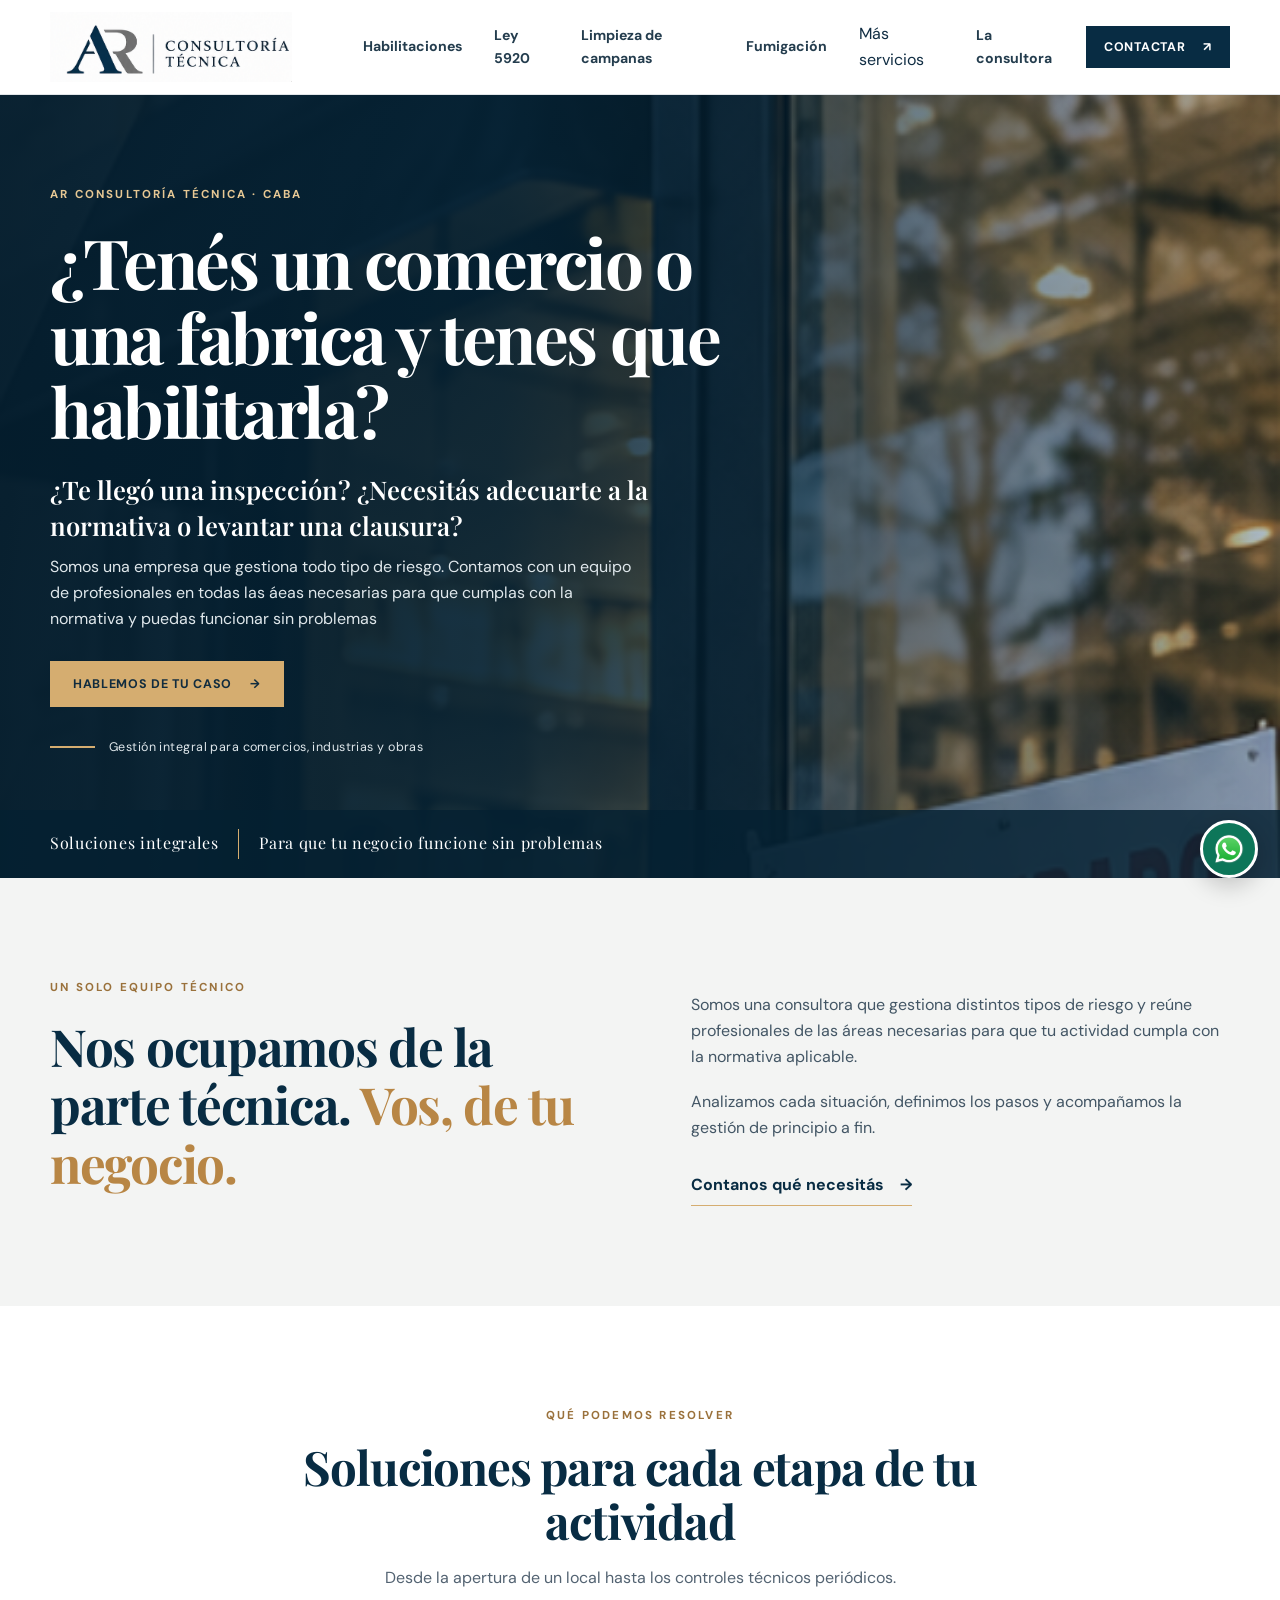
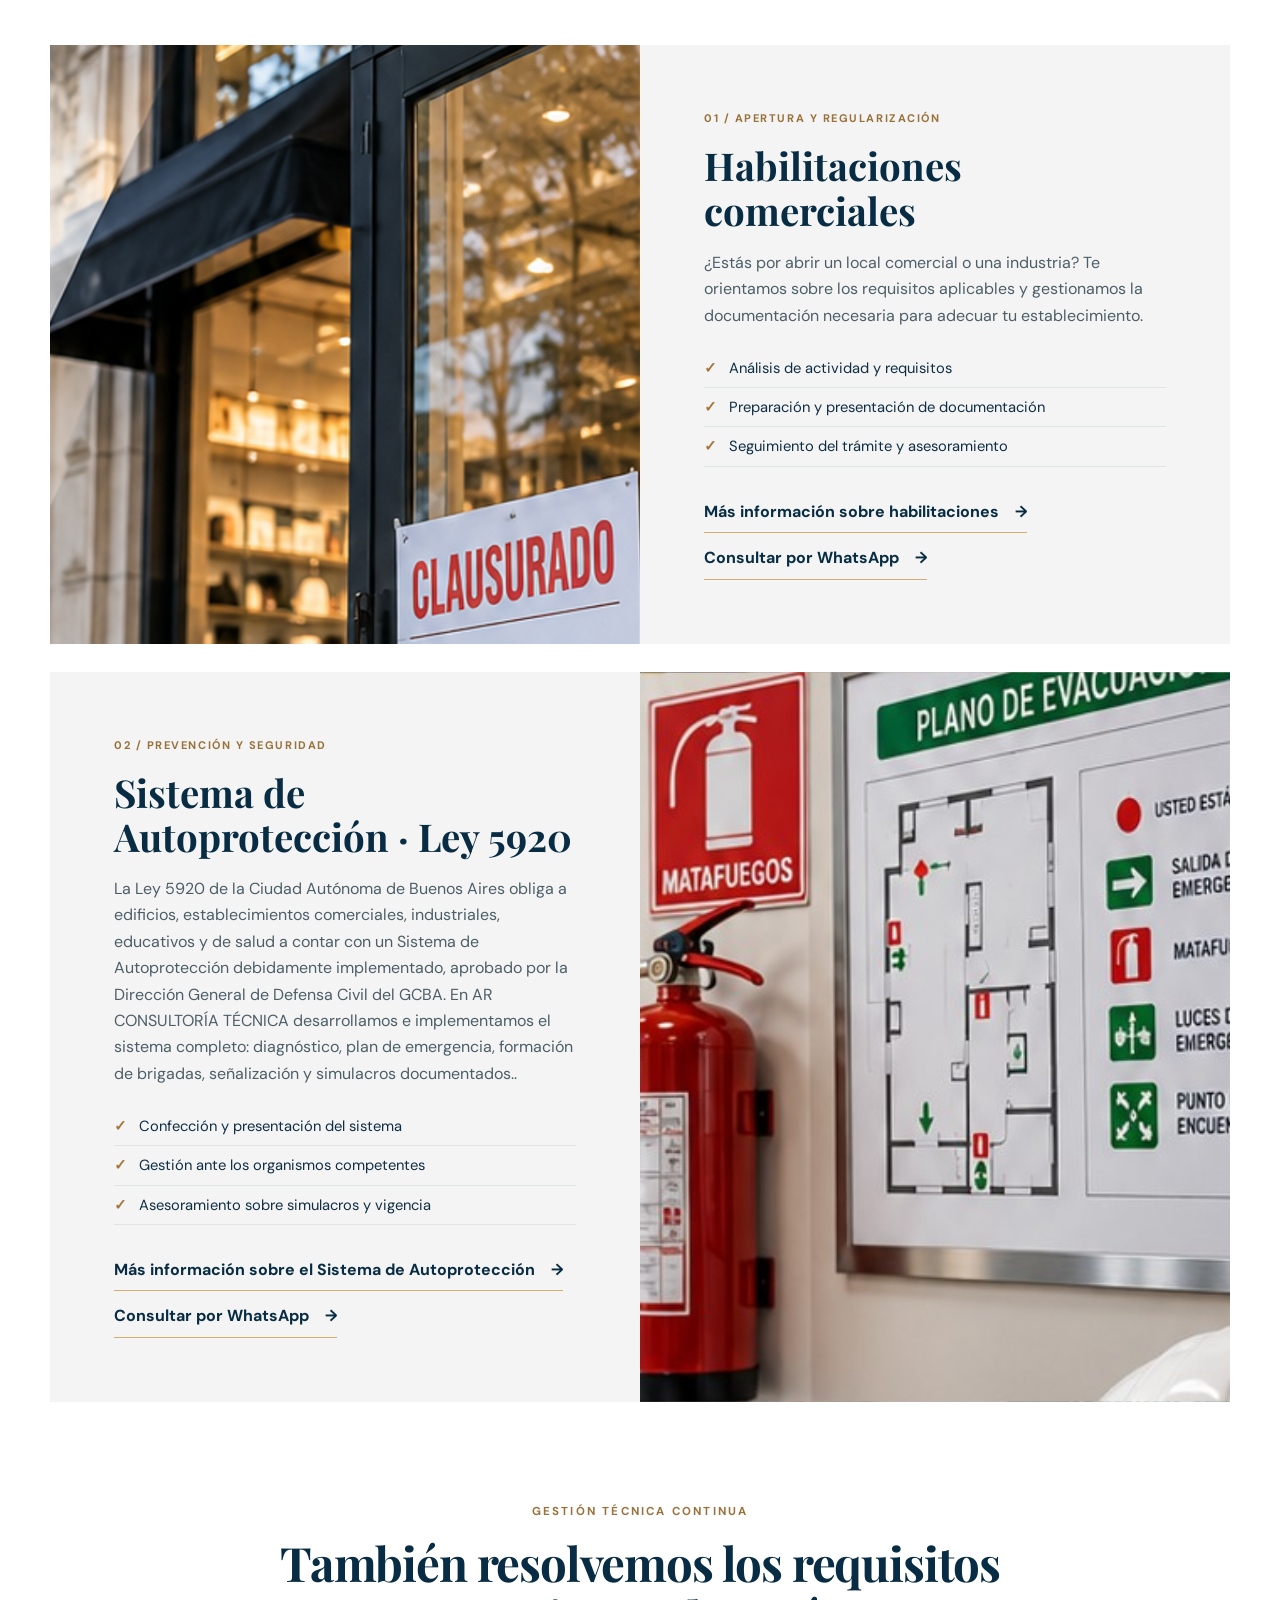
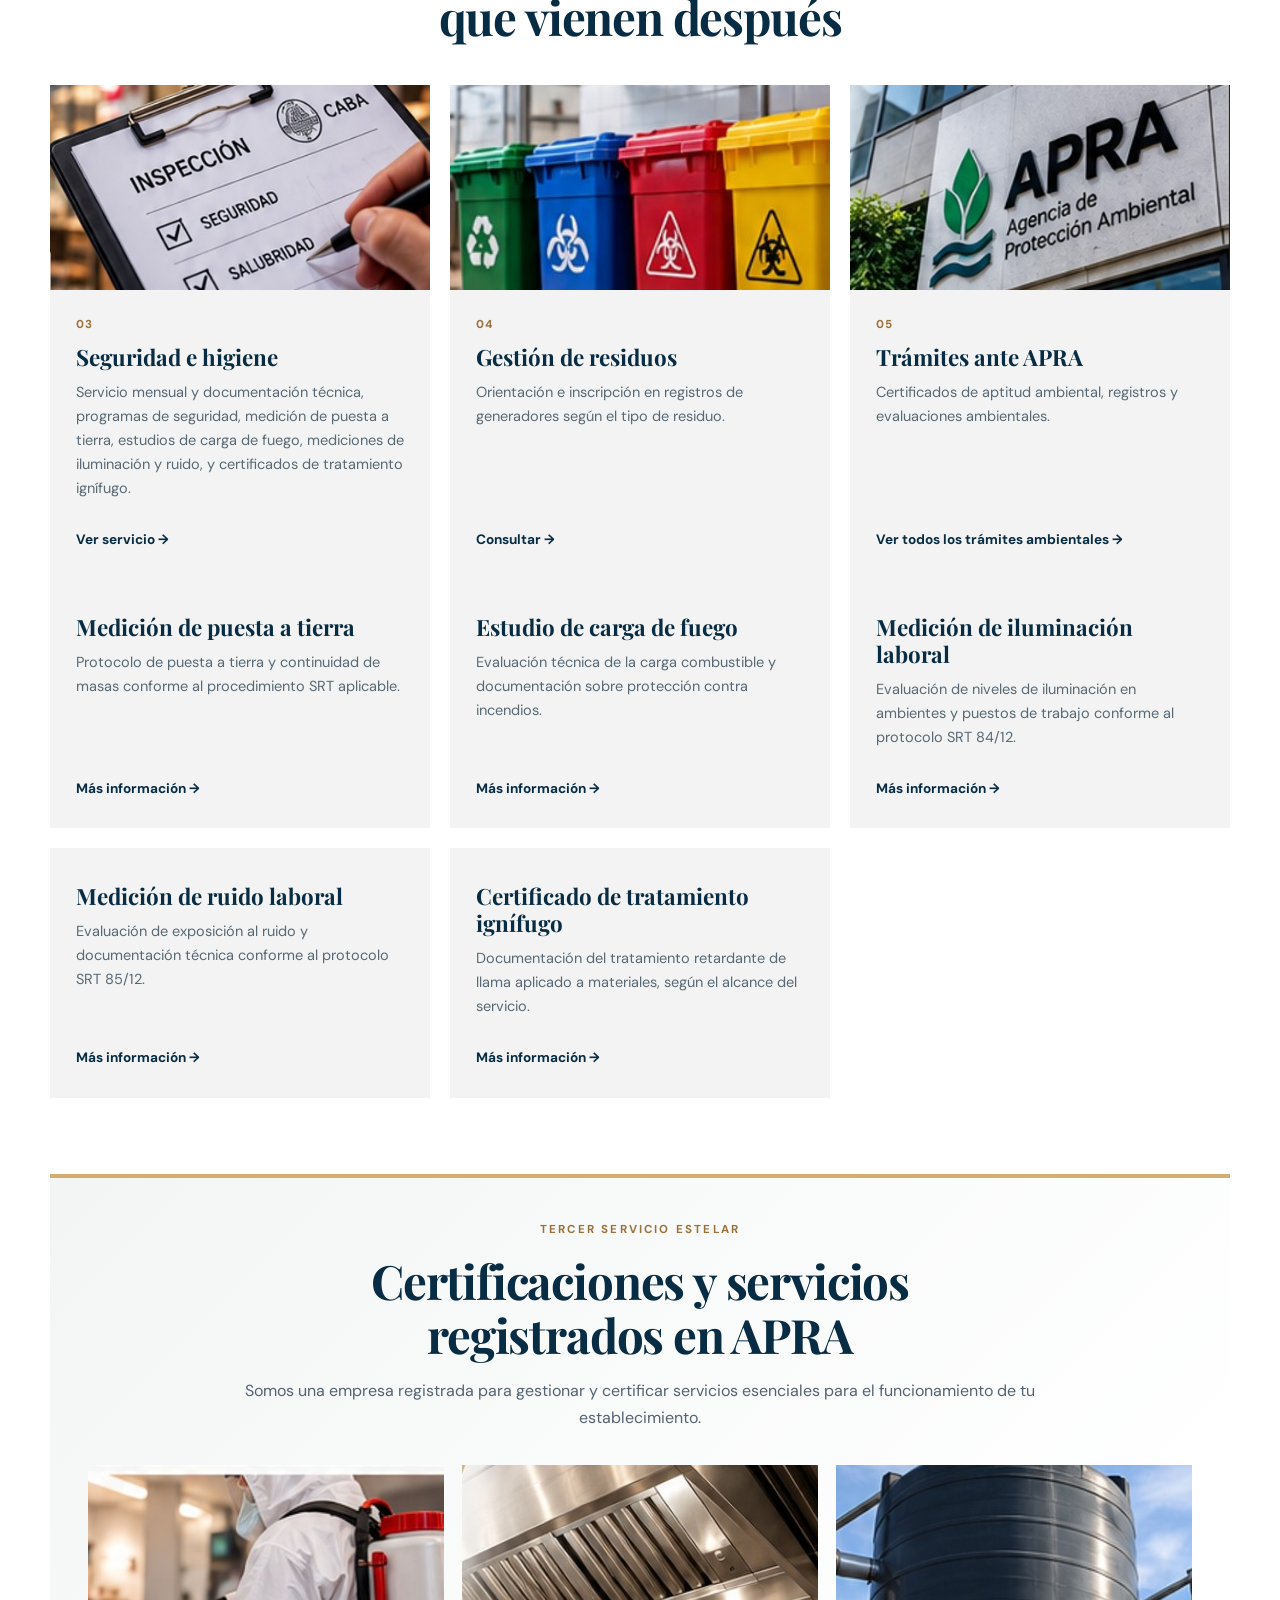
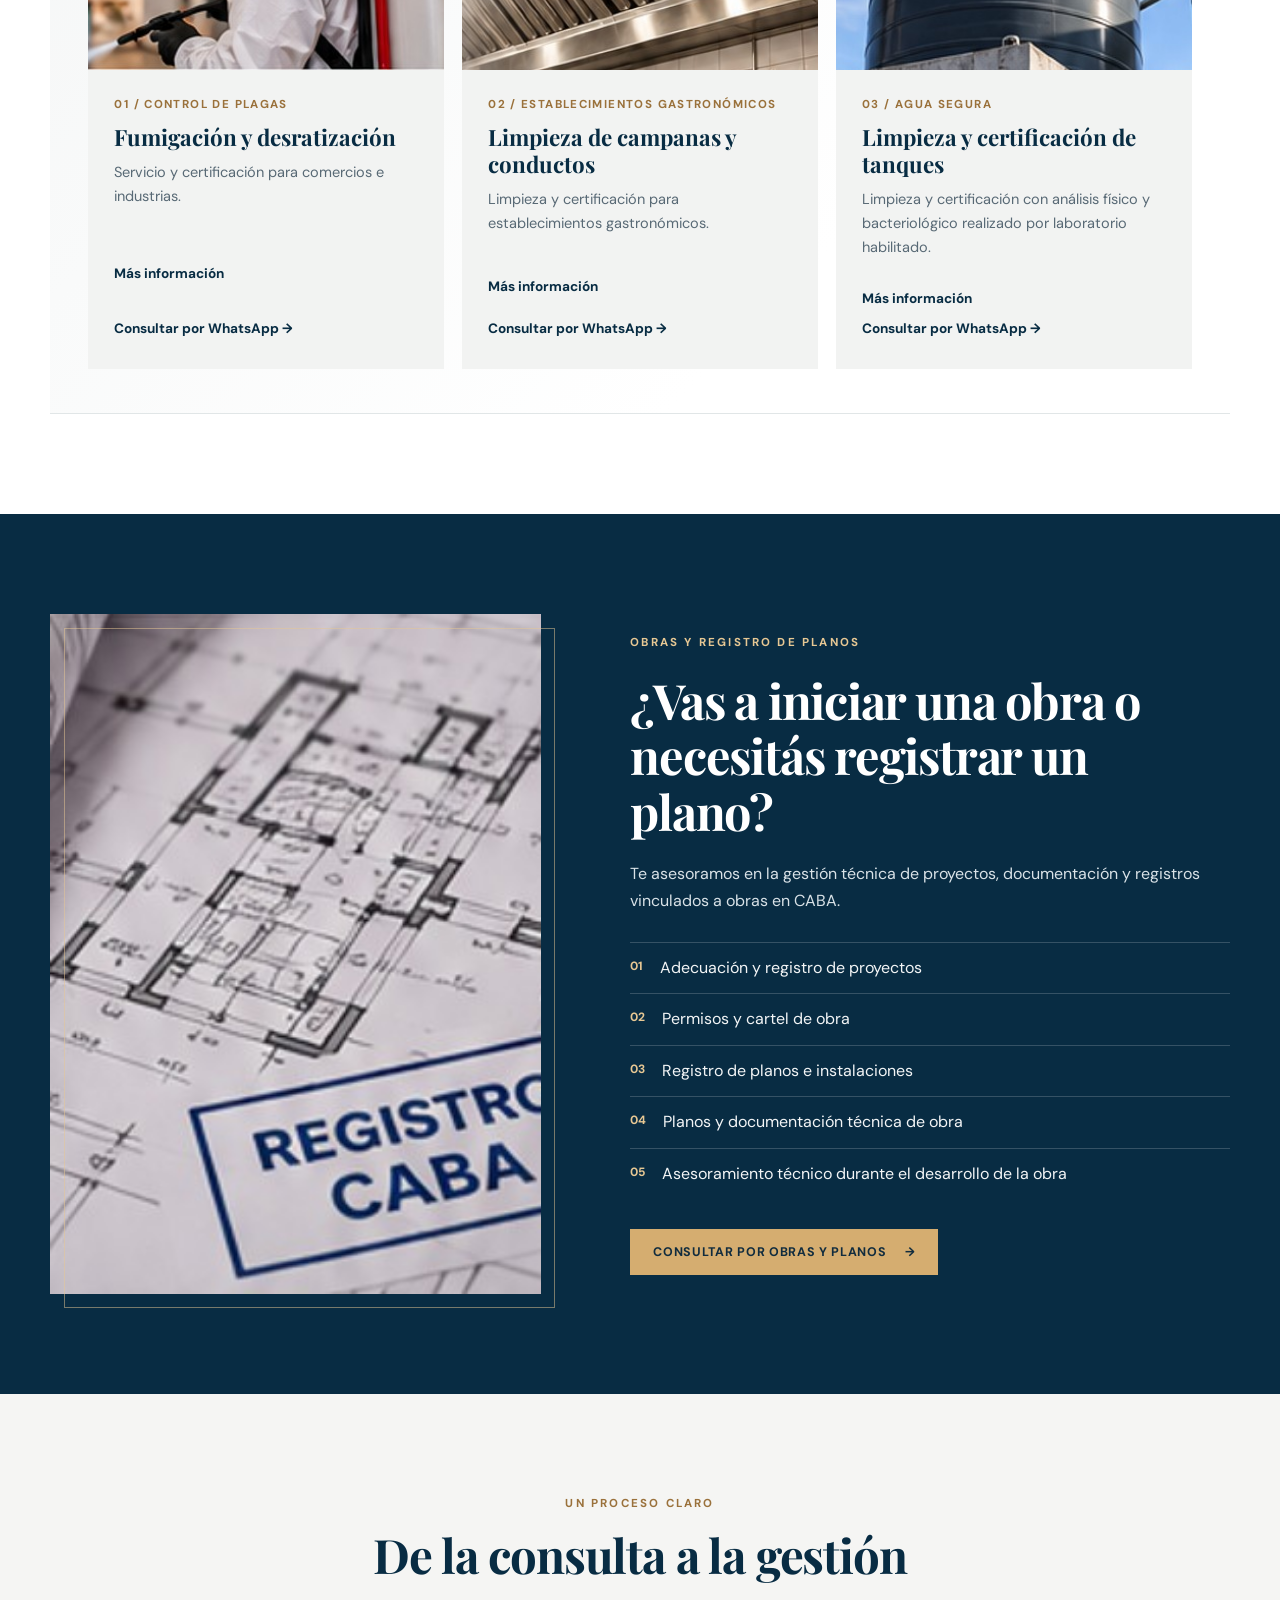
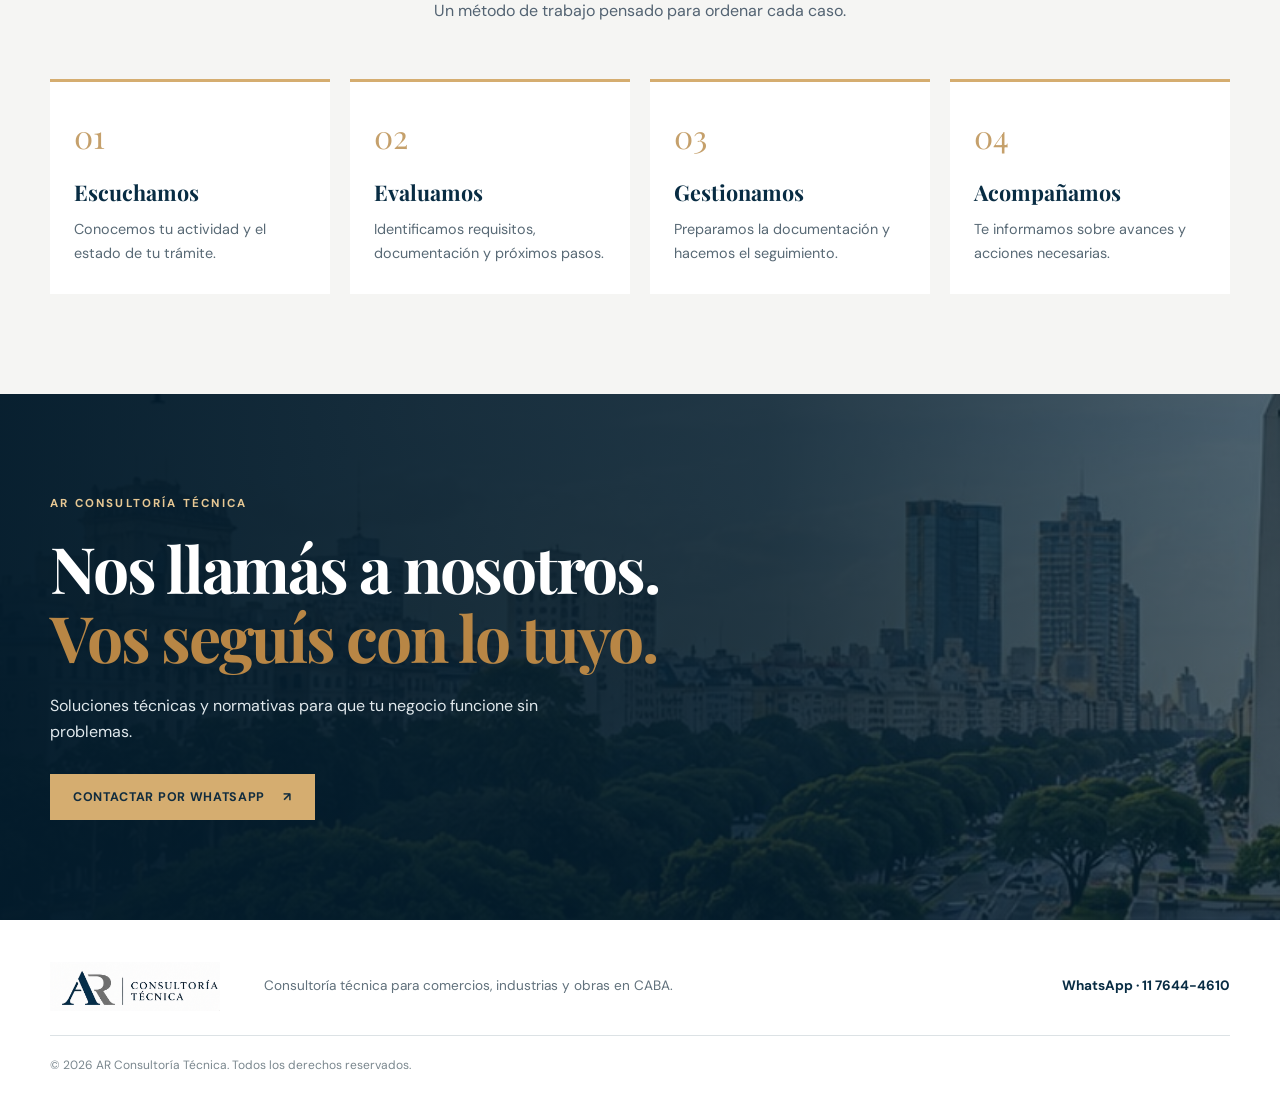
<file: index.html>
<!DOCTYPE html>
<html lang="es-AR">
<head>
  <meta charset="UTF-8">
  <meta name="viewport" content="width=device-width, initial-scale=1">
  <meta name="google-site-verification" content="g8fNPALdYaqdbqtJ3ZIKXE6Z5OfNwY0-PknxP_GPD7E" />
  <title>AR Consultoría Técnica | Habilitaciones y sistema de autoprotección en CABA</title>
  <meta name="description" content="Habilitaciones comerciales, Ley 5920, seguridad e higiene, trámites APRA, gestión de residuos, fumigación, limpieza de tanques y asesoramiento técnico para obras en CABA.">
  <meta name="theme-color" content="#082c43">
  <meta property="og:title" content="AR Consultoría Técnica | Habilitaciones y sistema de autoprotección en CABA">
  <meta property="og:description" content="Nos ocupamos de la gestión técnica y normativa para que puedas concentrarte en tu negocio.">
  <meta property="og:type" content="website">
  <meta property="og:url" content="https://www.arconsultoria5920.com/">
  <meta property="og:image" content="https://www.arconsultoria5920.com/imágenes/imagen12.jpg">
  <link rel="icon" href="recursos/favicon.png" type="image/png">
  <link rel="preconnect" href="https://fonts.googleapis.com">
  <link rel="preconnect" href="https://fonts.gstatic.com" crossorigin>
  <link href="https://fonts.googleapis.com/css2?family=DM+Sans:wght@400;500;600;700&family=Playfair+Display:wght@500;600;700;800&display=swap" rel="stylesheet">
  <link rel="stylesheet" href="styles.css">
<style>
    .nav-more { position: relative; display: inline-block; }
    .nav-more summary { cursor: pointer; list-style: none; }
    .nav-more summary::-webkit-details-marker { display: none; }
    .nav-more-menu { position: absolute; top: 100%; left: 0; z-index: 1000; min-width: 230px; padding: 10px; background: #fff; box-shadow: 0 8px 24px rgba(0,0,0,.16); border-radius: 8px; }
    .nav-more-menu a { display: block; padding: 9px 10px; white-space: nowrap; }
    @media (max-width: 760px) {
      .main-nav { flex-wrap: wrap; }
      .nav-more-menu { position: static; box-shadow: none; min-width: 0; }
      .nav-more-menu a { white-space: normal; }
    }
  </style>
<!-- Google tag (gtag.js) -->
<script async src="https://www.googletagmanager.com/gtag/js?id=G-0QQVSJBLNQ"></script>
<script>
  window.dataLayer = window.dataLayer || [];
  function gtag(){dataLayer.push(arguments);}
  gtag('js', new Date());

  gtag('config', 'G-0QQVSJBLNQ');
</script>
</head>
<body>
  <a class="skip-link" href="#contenido">Saltar al contenido</a>
  <header class="site-header">
    <div class="container header-inner">
      <a class="brand" href="#inicio" aria-label="AR Consultoría Técnica, inicio">
        <img src="recursos/nuevologo.png" alt="AR Consultoría Técnica" class="brand-logo">
      </a>
      <nav class="main-nav" aria-label="Navegación principal">
        <a href="habilitaciones-caba.html">Habilitaciones</a>
        <a href="sistema-autoproteccion-ley-5920.html">Ley 5920</a>
        <a href="limpieza-campanas-conductos.html">Limpieza de campanas</a>
        <a href="certificado-fumigacion.html">Fumigación</a>
        <details class="nav-more">
          <summary>Más servicios</summary>
          <div class="nav-more-menu">
            <a href="limpieza-tanques-agua.html">Limpieza de tanques</a>
            <a href="registros-ambientales-apra.html">Trámites ambientales APRA</a>
            <a href="seguridad-higiene.html">Seguridad e Higiene</a>
            <a href="registros-planos.html">Registro de planos</a>
            <a href="puesta-a-tierra.html">Puesta a tierra</a>
            <a href="carga-de-fuego.html">Estudio de carga de fuego</a>
            <a href="medicion-iluminacion.html">Medición de iluminación</a>
            <a href="medicion-ruido.html">Medición de ruido</a>
            <a href="certificado-ignifugo.html">Certificado ignífugo</a>
          </div>
        </details>
        <a href="#nosotros">La consultora</a>
      </nav>
      <a class="button button-small" href="https://wa.me/5491176444610" target="_blank" rel="noopener noreferrer">Contactar <span aria-hidden="true">↗</span></a>
    </div>
  </header>

  <main id="contenido">
    <section class="hero" id="inicio">
      <div class="hero-photo" role="img" aria-label="Fachada de un comercio en la ciudad"></div>
      <div class="hero-shade"></div>
      <div class="container hero-content">
        <p class="eyebrow">AR CONSULTORÍA TÉCNICA · CABA</p>
        <h1>¿Tenés un comercio o una fabrica y tenes que habilitarla?</h1>
        <p class="hero-lead">¿Te llegó una inspección? ¿Necesitás adecuarte a la normativa o levantar una clausura?</p>
        <p class="hero-copy">Somos una empresa que gestiona todo tipo de riesgo. Contamos con un equipo de profesionales en todas las áeas necesarias para que cumplas con la normativa y puedas funcionar sin problemas</p>
        <a class="button button-gold" href="https://wa.me/5491176444610" target="_blank" rel="noopener noreferrer">Hablemos de tu caso <span aria-hidden="true">→</span></a>
        <div class="hero-proof"><span class="proof-line"></span><span>Gestión integral para comercios, industrias y obras</span></div>
      </div>
      <div class="hero-bottom"><span>Soluciones integrales</span><span class="hero-bottom-line"></span><span>Para que tu negocio funcione sin problemas</span></div>
    </section>

    <section class="intro section-pad" id="nosotros">
      <div class="container intro-grid">
        <div>
          <p class="eyebrow eyebrow-dark">UN SOLO EQUIPO TÉCNICO</p>
          <h2>Nos ocupamos de la parte técnica. <em>Vos, de tu negocio.</em></h2>
        </div>
        <div class="intro-text">
          <p>Somos una consultora que gestiona distintos tipos de riesgo y reúne profesionales de las áreas necesarias para que tu actividad cumpla con la normativa aplicable.</p>
          <p>Analizamos cada situación, definimos los pasos y acompañamos la gestión de principio a fin.</p>
          <a class="text-link" href="https://wa.me/5491176444610" target="_blank" rel="noopener noreferrer">Contanos qué necesitás <span aria-hidden="true">→</span></a>
        </div>
      </div>
    </section>

    <section class="services-section section-pad" id="servicios">
      <div class="container">
        <div class="section-heading">
          <p class="eyebrow eyebrow-dark">QUÉ PODEMOS RESOLVER</p>
          <h2>Soluciones para cada etapa de tu actividad</h2>
          <p>Desde la apertura de un local hasta los controles técnicos periódicos.</p>
        </div>
        <article class="feature-card feature-habilitaciones">
          <div class="feature-image image-store" role="img" aria-label="Local comercial"></div>
          <div class="feature-content">
            <span class="number-tag">01 / APERTURA Y REGULARIZACIÓN</span>
            <h3>Habilitaciones comerciales</h3>
            <p>¿Estás por abrir un local comercial o una industria? Te orientamos sobre los requisitos aplicables y gestionamos la documentación necesaria para adecuar tu establecimiento.</p>
            <ul class="check-list"><li>Análisis de actividad y requisitos</li><li>Preparación y presentación de documentación</li><li>Seguimiento del trámite y asesoramiento</li></ul>
            <a class="text-link" href="habilitaciones-caba.html">Más información sobre habilitaciones <span aria-hidden="true">→</span></a>
            <a class="text-link" href="https://wa.me/5491176444610?text=Hola%2C%20quiero%20consultar%20por%20una%20habilitaci%C3%B3n%20comercial." target="_blank" rel="noopener noreferrer">Consultar por WhatsApp <span aria-hidden="true">→</span></a>
          </div>
        </article>

        <article class="feature-card feature-reverse">
          <div class="feature-image image-autoproteccion" role="img" aria-label="Elementos y plano de seguridad contra incendios"></div>
          <div class="feature-content">
            <span class="number-tag">02 / PREVENCIÓN Y SEGURIDAD</span>
            <h3>Sistema de Autoprotección · Ley 5920</h3>
            <p>La Ley 5920 de la Ciudad Autónoma de Buenos Aires obliga a edificios, establecimientos comerciales, industriales, educativos y de salud a contar con un Sistema de Autoprotección debidamente implementado, aprobado por la Dirección General de Defensa Civil del GCBA. En AR CONSULTORÍA TÉCNICA desarrollamos e implementamos el sistema completo: diagnóstico, plan de emergencia, formación de brigadas, señalización y simulacros documentados..</p>
            <ul class="check-list"><li>Confección y presentación del sistema</li><li>Gestión ante los organismos competentes</li><li>Asesoramiento sobre simulacros y vigencia</li></ul>
            <a class="text-link" href="sistema-autoproteccion-ley-5920.html">Más información sobre el Sistema de Autoprotección <span aria-hidden="true">→</span></a>
            <a class="text-link" href="https://wa.me/5491176444610?text=Hola%2C%20quiero%20consultar%20por%20la%20Ley%205920." target="_blank" rel="noopener noreferrer">Consultar por WhatsApp <span aria-hidden="true">→</span></a>
          </div>
        </article>

        <div class="section-heading compact-heading">
          <p class="eyebrow eyebrow-dark">GESTIÓN TÉCNICA CONTINUA</p>
          <h2>También resolvemos los requisitos que vienen después</h2>
        </div>
        <div class="service-grid">
          <article class="service-tile"><div class="tile-image image-higiene" role="img" aria-label="Inspección técnica de seguridad e higiene"></div><div class="tile-body"><span class="tile-index">03</span><h3>Seguridad e higiene</h3><p>Servicio mensual y documentación técnica, programas de seguridad, medición de puesta a tierra, estudios de carga de fuego, mediciones de iluminación y ruido, y certificados de tratamiento ignífugo.</p><a href="seguridad-higiene.html">Ver servicio <span aria-hidden="true">→</span></a></div></article>
          <article class="service-tile"><div class="tile-image image-residuos" role="img" aria-label="Contenedores para clasificación de residuos"></div><div class="tile-body"><span class="tile-index">04</span><h3>Gestión de residuos</h3><p>Orientación e inscripción en registros de generadores según el tipo de residuo.</p><a href="https://wa.me/5491176444610?text=Hola%2C%20quiero%20consultar%20por%20gesti%C3%B3n%20de%20residuos." target="_blank" rel="noopener noreferrer">Consultar <span aria-hidden="true">→</span></a></div></article>
          <article class="service-tile"><div class="tile-image image-apra" role="img" aria-label="Gestión ambiental"></div><div class="tile-body"><span class="tile-index">05</span><h3>Trámites ante APRA</h3><p>Certificados de aptitud ambiental, registros y evaluaciones ambientales.</p><a href="registros-ambientales-apra.html">Ver todos los trámites ambientales <span aria-hidden="true">→</span></a></div></article>
        </div>
        <div class="service-grid" aria-label="Más información sobre servicios">
          
          <article class="service-tile"><div class="tile-body"><h3>Medición de puesta a tierra</h3><p>Protocolo de puesta a tierra y continuidad de masas conforme al procedimiento SRT aplicable.</p><a href="puesta-a-tierra.html">Más información <span aria-hidden="true">→</span></a></div></article>
          <article class="service-tile"><div class="tile-body"><h3>Estudio de carga de fuego</h3><p>Evaluación técnica de la carga combustible y documentación sobre protección contra incendios.</p><a href="carga-de-fuego.html">Más información <span aria-hidden="true">→</span></a></div></article>
          <article class="service-tile"><div class="tile-body"><h3>Medición de iluminación laboral</h3><p>Evaluación de niveles de iluminación en ambientes y puestos de trabajo conforme al protocolo SRT 84/12.</p><a href="medicion-iluminacion.html">Más información <span aria-hidden="true">→</span></a></div></article>
          <article class="service-tile"><div class="tile-body"><h3>Medición de ruido laboral</h3><p>Evaluación de exposición al ruido y documentación técnica conforme al protocolo SRT 85/12.</p><a href="medicion-ruido.html">Más información <span aria-hidden="true">→</span></a></div></article>
          <article class="service-tile"><div class="tile-body"><h3>Certificado de tratamiento ignífugo</h3><p>Documentación del tratamiento retardante de llama aplicado a materiales, según el alcance del servicio.</p><a href="certificado-ignifugo.html">Más información <span aria-hidden="true">→</span></a></div></article>
        </div>
        <div class="certifications-block" id="certificaciones">
          <div class="section-heading compact-heading">
            <p class="eyebrow eyebrow-dark">TERCER SERVICIO ESTELAR</p>
            <h2>Certificaciones y servicios registrados en APRA</h2>
            <p>Somos una empresa registrada para gestionar y certificar servicios esenciales para el funcionamiento de tu establecimiento.</p>
          </div>
          <div class="service-grid certification-grid">
            <article class="service-tile"><div class="tile-image image-fumigacion" role="img" aria-label="Servicio profesional de fumigación"></div><div class="tile-body"><span class="tile-index">01 / CONTROL DE PLAGAS</span><h3>Fumigación y desratización</h3><p>Servicio y certificación para comercios e industrias.</p><a href="certificado-fumigacion.html">Más información</a><a href="https://wa.me/5491176444610?text=Hola%2C%20quiero%20consultar%20por%20fumigaci%C3%B3n." target="_blank" rel="noopener noreferrer">Consultar por WhatsApp <span aria-hidden="true">→</span></a></div></article>
            <article class="service-tile"><div class="tile-image image-campana" role="img" aria-label="Campana extractora de cocina profesional"></div><div class="tile-body"><span class="tile-index">02 / ESTABLECIMIENTOS GASTRONÓMICOS</span><h3>Limpieza de campanas y conductos</h3><p>Limpieza y certificación para establecimientos gastronómicos.</p><a href="limpieza-campanas-conductos.html">Más información</a><a href="https://wa.me/5491176444610?text=Hola%2C%20quiero%20consultar%20por%20limpieza%20de%20campanas." target="_blank" rel="noopener noreferrer">Consultar por WhatsApp <span aria-hidden="true">→</span></a></div></article>
            <article class="service-tile"><div class="tile-image image-tanques" role="img" aria-label="Tanque de agua en una instalación edilicia"></div><div class="tile-body"><span class="tile-index">03 / AGUA SEGURA</span><h3>Limpieza y certificación de tanques</h3><p>Limpieza y certificación con análisis físico y bacteriológico realizado por laboratorio habilitado.</p><a href="limpieza-tanques-agua.html">Más información</a><a href="https://wa.me/5491176444610?text=Hola%2C%20quiero%20consultar%20por%20limpieza%20de%20tanques." target="_blank" rel="noopener noreferrer">Consultar por WhatsApp <span aria-hidden="true">→</span></a></div></article>
          </div>
        </div>
      </div>
    </section>

    <section class="works-section section-pad" id="obras">
      <div class="container works-grid">
        <div class="works-photo" role="img" aria-label="Planos técnicos y elementos de seguridad en una obra"></div>
        <div class="works-content">
          <p class="eyebrow">OBRAS Y REGISTRO DE PLANOS</p>
          <h2>¿Vas a iniciar una obra o necesitás registrar un plano?</h2>
          <p>Te asesoramos en la gestión técnica de proyectos, documentación y registros vinculados a obras en CABA.</p>
          <div class="works-list"><div><span>01</span><p>Adecuación y registro de proyectos</p></div><div><span>02</span><p>Permisos y cartel de obra</p></div><div><span>03</span><p>Registro de planos e instalaciones</p></div><div><span>04</span><p>Planos y documentación técnica de obra</p></div><div><span>05</span><p>Asesoramiento técnico durante el desarrollo de la obra</p></div></div>
          <a class="button button-gold" href="https://wa.me/5491176444610?text=Hola%2C%20quiero%20consultar%20por%20una%20obra%20o%20registro%20de%20planos." target="_blank" rel="noopener noreferrer">Consultar por obras y planos <span aria-hidden="true">→</span></a>
        </div>
      </div>
    </section>

    <section class="process-section section-pad">
      <div class="container">
        <div class="section-heading"><p class="eyebrow eyebrow-dark">UN PROCESO CLARO</p><h2>De la consulta a la gestión</h2><p>Un método de trabajo pensado para ordenar cada caso.</p></div>
        <div class="process-grid"><article><span>01</span><h3>Escuchamos</h3><p>Conocemos tu actividad y el estado de tu trámite.</p></article><article><span>02</span><h3>Evaluamos</h3><p>Identificamos requisitos, documentación y próximos pasos.</p></article><article><span>03</span><h3>Gestionamos</h3><p>Preparamos la documentación y hacemos el seguimiento.</p></article><article><span>04</span><h3>Acompañamos</h3><p>Te informamos sobre avances y acciones necesarias.</p></article></div>
      </div>
    </section>

    <section class="closing-cta">
      <div class="closing-image" role="img" aria-label="Vista urbana de Buenos Aires al atardecer"></div><div class="closing-overlay"></div>
      <div class="container closing-content"><p class="eyebrow">AR CONSULTORÍA TÉCNICA</p><h2>Nos llamás a nosotros.<br><em>Vos seguís con lo tuyo.</em></h2><p>Soluciones técnicas y normativas para que tu negocio funcione sin problemas.</p><a class="button button-gold" href="https://wa.me/5491176444610" target="_blank" rel="noopener noreferrer">Contactar por WhatsApp <span aria-hidden="true">↗</span></a></div>
    </section>
  </main>

  <footer class="site-footer"><div class="container footer-inner"><a href="#inicio" aria-label="Volver al inicio"><img src="recursos/nuevologo.png" alt="AR Consultoría Técnica" class="footer-logo"></a><p>Consultoría técnica para comercios, industrias y obras en CABA.</p><a class="footer-contact" href="https://wa.me/5491176444610" target="_blank" rel="noopener noreferrer">WhatsApp · 11 7644-4610</a><small>© <span id="year">2026</span> AR Consultoría Técnica. Todos los derechos reservados.</small></div></footer>
  <a class="whatsapp-float" href="https://wa.me/5491176444610" target="_blank" rel="noopener noreferrer" aria-label="Contactar a AR Consultoría Técnica por WhatsApp">
  <img src="recursos/whatsapp.png">
</a>
</body>
</html>
</file>
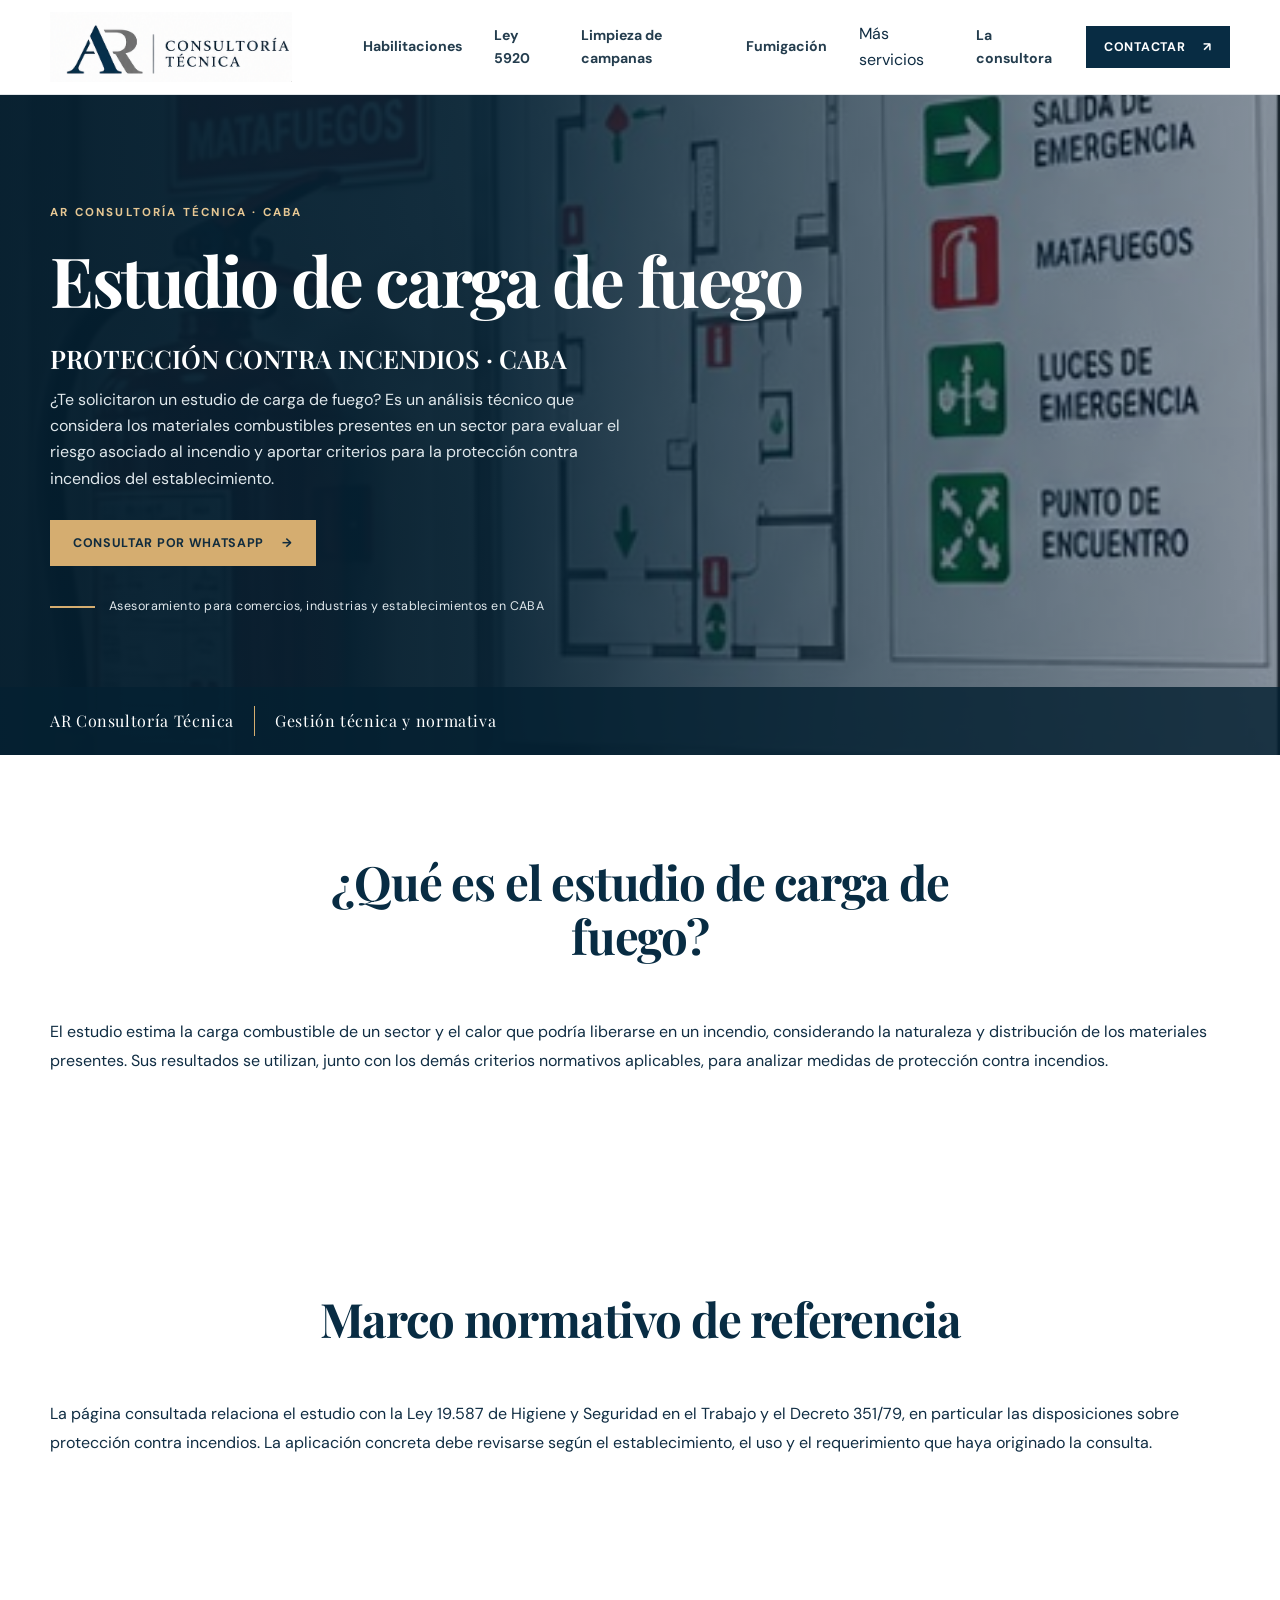
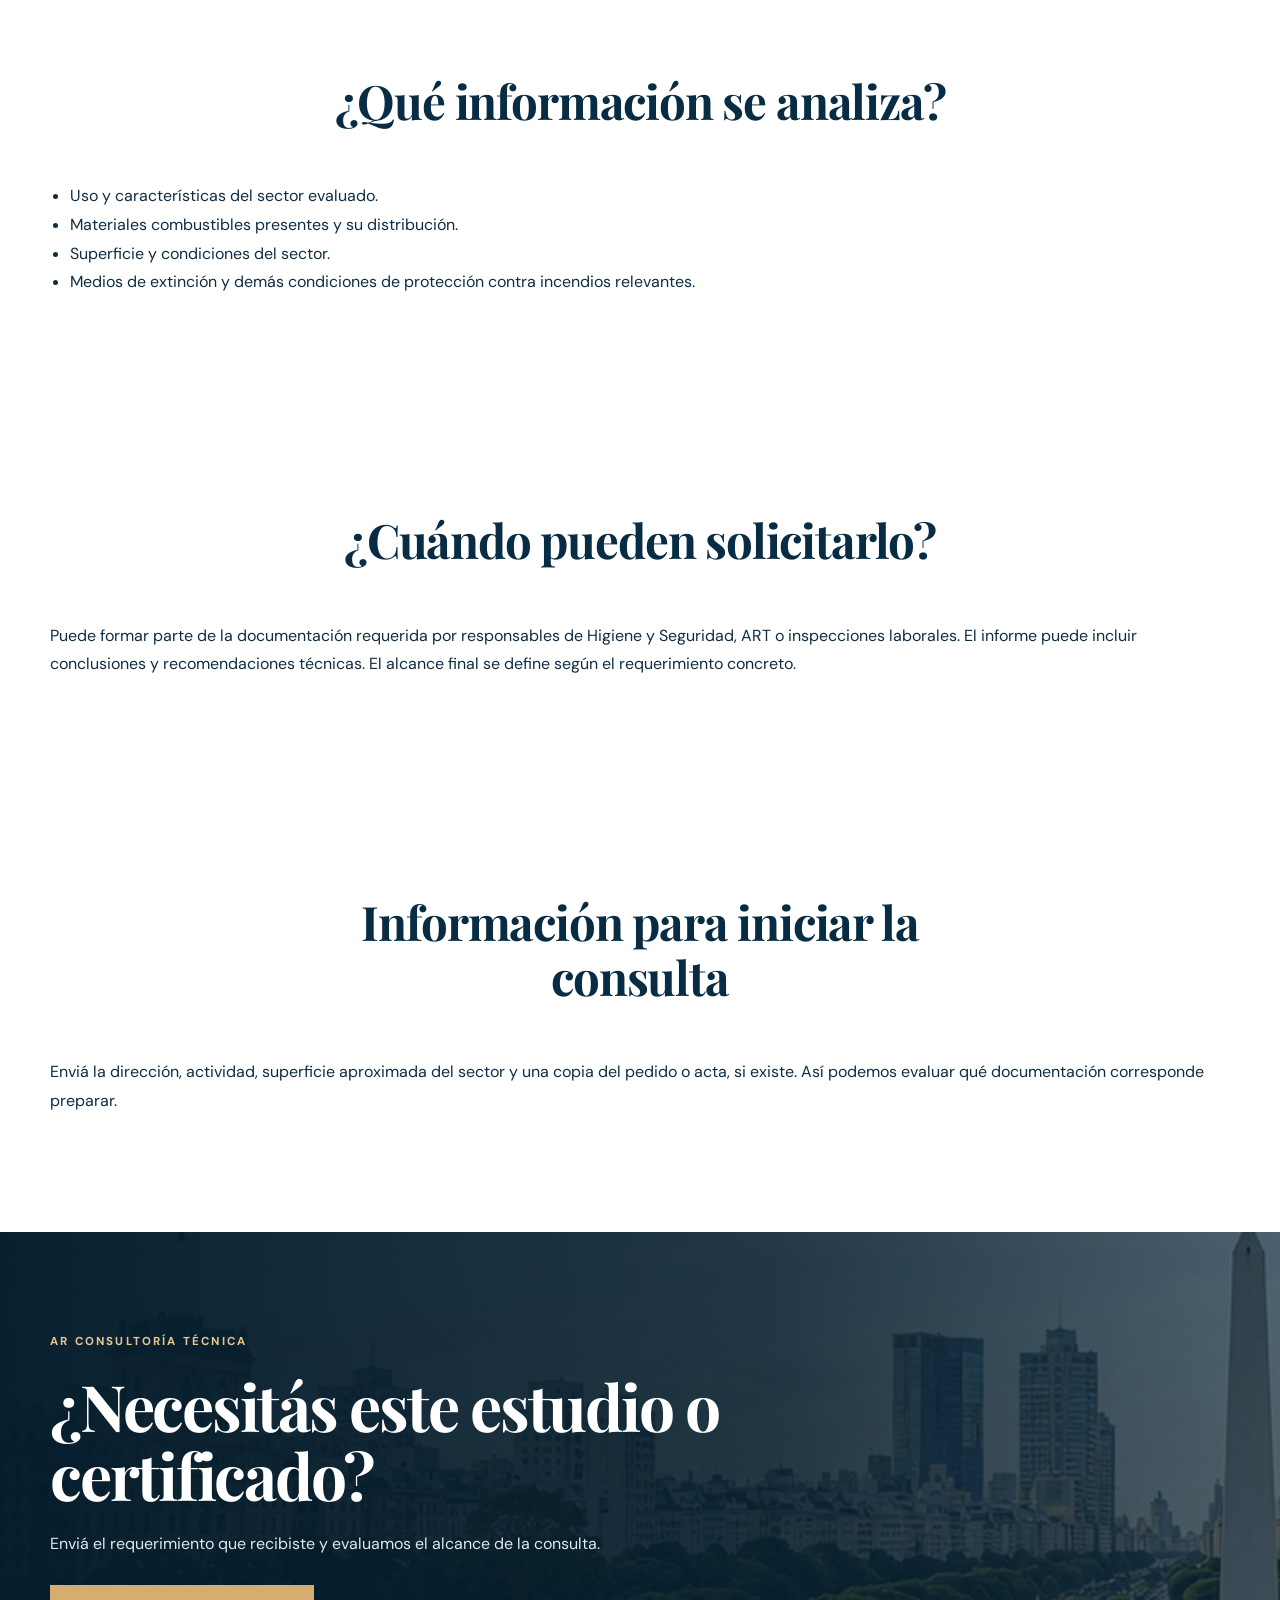
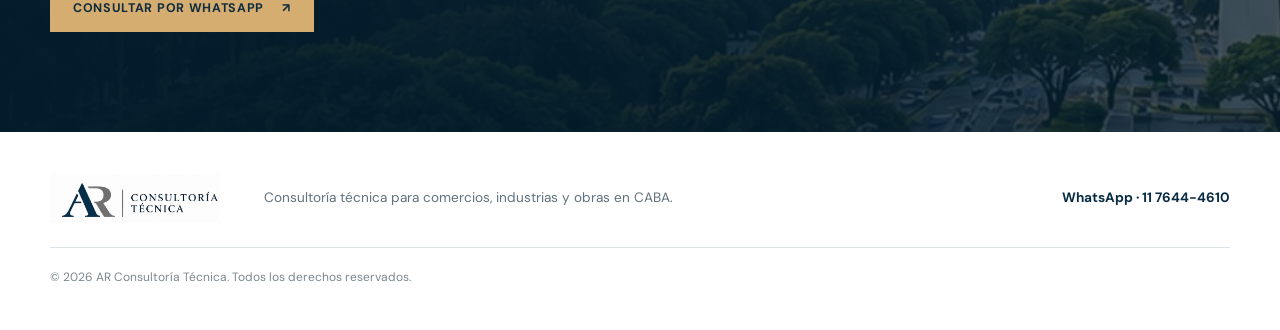
<file: carga-de-fuego.html>
<!DOCTYPE html>
<html lang="es-AR">
<head>
  <meta charset="UTF-8">
  <meta name="viewport" content="width=device-width, initial-scale=1">
  <title>Estudio de carga de fuego en CABA | Ley 19.587 y Decreto 351/79</title>
  <meta name="description" content="Estudio de carga de fuego para establecimientos laborales en CABA. Evaluación de materiales combustibles, potencial extintor y documentación técnica según Ley 19.587 y Decreto 351/79.">
  <meta name="robots" content="index,follow">
  <link rel="canonical" href="https://www.arconsultoria5920.com/carga-de-fuego.html">
  <meta name="theme-color" content="#082c43">
  <meta property="og:title" content="Estudio de carga de fuego en CABA | Ley 19.587 y Decreto 351/79">
  <meta property="og:description" content="Estudio de carga de fuego para establecimientos laborales en CABA. Evaluación de materiales combustibles, potencial extintor y documentación técnica según Ley 19.587 y Decreto 351/79.">
  <meta property="og:type" content="website">
  <meta property="og:url" content="https://www.arconsultoria5920.com/carga-de-fuego.html">
  <meta property="og:image" content="https://www.arconsultoria5920.com/imágenes/imagen12.jpg">
  <link rel="icon" href="recursos/favicon.png" type="image/png">
  <link rel="preconnect" href="https://fonts.googleapis.com">
  <link rel="preconnect" href="https://fonts.gstatic.com" crossorigin>
  <link href="https://fonts.googleapis.com/css2?family=DM+Sans:wght@400;500;600;700&family=Playfair+Display:wght@500;600;700;800&display=swap" rel="stylesheet">
  <link rel="stylesheet" href="styles.css">
  <style>
    .nav-more { position:relative; display:inline-block; }
    .nav-more summary { cursor:pointer; list-style:none; }
    .nav-more summary::-webkit-details-marker { display:none; }
    .nav-more-menu { position:absolute; top:100%; left:0; z-index:1000; min-width:230px; padding:10px; background:#fff; box-shadow:0 8px 24px rgba(0,0,0,.16); border-radius:8px; }
    .nav-more-menu a { display:block; padding:9px 10px; white-space:nowrap; }
    .service-detail p, .service-detail li { line-height:1.8; }
    .service-detail ul { padding-left:1.25rem; }
    @media(max-width:760px) { .main-nav {flex-wrap:wrap;} .nav-more-menu {position:static;box-shadow:none;min-width:0;} .nav-more-menu a {white-space:normal;} }
  </style>
  <script async src="https://www.googletagmanager.com/gtag/js?id=G-0QQVSJBLNQ"></script>
  <script>window.dataLayer=window.dataLayer||[];function gtag(){dataLayer.push(arguments);}gtag('js',new Date());gtag('config','G-0QQVSJBLNQ');</script>
</head>
<body>
  <a class="skip-link" href="#contenido">Saltar al contenido</a>
  <header class="site-header">
    <div class="container header-inner">
      <a class="brand" href="index.html" aria-label="AR Consultoría Técnica, inicio"><img src="recursos/nuevologo.png" alt="AR Consultoría Técnica" class="brand-logo"></a>
      <nav class="main-nav" aria-label="Navegación principal">
        <a href="habilitaciones-caba.html">Habilitaciones</a>
        <a href="sistema-autoproteccion-ley-5920.html">Ley 5920</a>
        <a href="limpieza-campanas-conductos.html">Limpieza de campanas</a>
        <a href="certificado-fumigacion.html">Fumigación</a>
        <details class="nav-more"><summary>Más servicios</summary><div class="nav-more-menu">
          <a href="limpieza-tanques-agua.html">Limpieza de tanques</a>
          <a href="registros-ambientales-apra.html">Trámites ambientales APRA</a>
          <a href="seguridad-higiene.html">Seguridad e Higiene</a>
          <a href="registros-planos.html">Registro de planos</a>
          <a href="puesta-a-tierra.html">Puesta a tierra</a>
          <a href="carga-de-fuego.html">Estudio de carga de fuego</a>
          <a href="medicion-iluminacion.html">Medición de iluminación</a>
          <a href="medicion-ruido.html">Medición de ruido</a>
          <a href="certificado-ignifugo.html">Certificado ignífugo</a>
        </div></details>
        <a href="index.html#nosotros">La consultora</a>
      </nav>
      <a class="button button-small" href="https://wa.me/5491176444610" target="_blank" rel="noopener noreferrer">Contactar <span aria-hidden="true">↗</span></a>
    </div>
  </header>
  <main id="contenido">
    <section class="hero">
      <div class="hero-photo image-autoproteccion" role="img" aria-label="Estudio de carga de fuego"></div>
      <div class="hero-shade"></div>
      <div class="container hero-content">
        <p class="eyebrow">AR CONSULTORÍA TÉCNICA · CABA</p>
        <h1>Estudio de carga de fuego</h1>
        <p class="hero-lead">PROTECCIÓN CONTRA INCENDIOS · CABA</p>
        <p class="hero-copy">¿Te solicitaron un estudio de carga de fuego? Es un análisis técnico que considera los materiales combustibles presentes en un sector para evaluar el riesgo asociado al incendio y aportar criterios para la protección contra incendios del establecimiento.</p>
        <a class="button button-gold" href="https://wa.me/5491176444610?text=Hola%2C%20quiero%20consultar%20por%20Estudio%20de%20carga%20de%20fuego." target="_blank" rel="noopener noreferrer">Consultar por WhatsApp <span aria-hidden="true">→</span></a>
        <div class="hero-proof"><span class="proof-line"></span><span>Asesoramiento para comercios, industrias y establecimientos en CABA</span></div>
      </div>
      <div class="hero-bottom"><span>AR Consultoría Técnica</span><span class="hero-bottom-line"></span><span>Gestión técnica y normativa</span></div>
    </section>
    <section class="section-pad service-detail">
      <div class="container">
        <div class="section-heading"><h2>¿Qué es el estudio de carga de fuego?</h2></div>
        <p>El estudio estima la carga combustible de un sector y el calor que podría liberarse en un incendio, considerando la naturaleza y distribución de los materiales presentes. Sus resultados se utilizan, junto con los demás criterios normativos aplicables, para analizar medidas de protección contra incendios.</p>
      </div>
    </section>
    <section class="section-pad service-detail">
      <div class="container">
        <div class="section-heading"><h2>Marco normativo de referencia</h2></div>
        <p>La página consultada relaciona el estudio con la Ley 19.587 de Higiene y Seguridad en el Trabajo y el Decreto 351/79, en particular las disposiciones sobre protección contra incendios. La aplicación concreta debe revisarse según el establecimiento, el uso y el requerimiento que haya originado la consulta.</p>
      </div>
    </section>
    <section class="section-pad service-detail">
      <div class="container">
        <div class="section-heading"><h2>¿Qué información se analiza?</h2></div>
        <ul><li>Uso y características del sector evaluado.</li><li>Materiales combustibles presentes y su distribución.</li><li>Superficie y condiciones del sector.</li><li>Medios de extinción y demás condiciones de protección contra incendios relevantes.</li></ul>
      </div>
    </section>
    <section class="section-pad service-detail">
      <div class="container">
        <div class="section-heading"><h2>¿Cuándo pueden solicitarlo?</h2></div>
        <p>Puede formar parte de la documentación requerida por responsables de Higiene y Seguridad, ART o inspecciones laborales. El informe puede incluir conclusiones y recomendaciones técnicas. El alcance final se define según el requerimiento concreto.</p>
      </div>
    </section>
    <section class="section-pad service-detail">
      <div class="container">
        <div class="section-heading"><h2>Información para iniciar la consulta</h2></div>
        <p>Enviá la dirección, actividad, superficie aproximada del sector y una copia del pedido o acta, si existe. Así podemos evaluar qué documentación corresponde preparar.</p>
      </div>
    </section>
    <section class="closing-cta">
      <div class="closing-image" role="img" aria-label="Ciudad de Buenos Aires"></div><div class="closing-overlay"></div>
      <div class="container closing-content">
        <p class="eyebrow">AR CONSULTORÍA TÉCNICA</p>
        <h2>¿Necesitás este estudio o certificado?</h2>
        <p>Enviá el requerimiento que recibiste y evaluamos el alcance de la consulta.</p>
        <a class="button button-gold" href="https://wa.me/5491176444610?text=Hola%2C%20quiero%20consultar%20por%20Estudio%20de%20carga%20de%20fuego." target="_blank" rel="noopener noreferrer">Consultar por WhatsApp <span aria-hidden="true">↗</span></a>
      </div>
    </section>
  </main>
  <footer class="site-footer"><div class="container footer-inner">
    <a href="index.html" aria-label="Volver al inicio"><img src="recursos/nuevologo.png" alt="AR Consultoría Técnica" class="footer-logo"></a>
    <p>Consultoría técnica para comercios, industrias y obras en CABA.</p>
    <a class="footer-contact" href="https://wa.me/5491176444610" target="_blank" rel="noopener noreferrer">WhatsApp · 11 7644-4610</a>
    <small>© 2026 AR Consultoría Técnica. Todos los derechos reservados.</small>
  </div></footer>
</body>
</html>
</file>
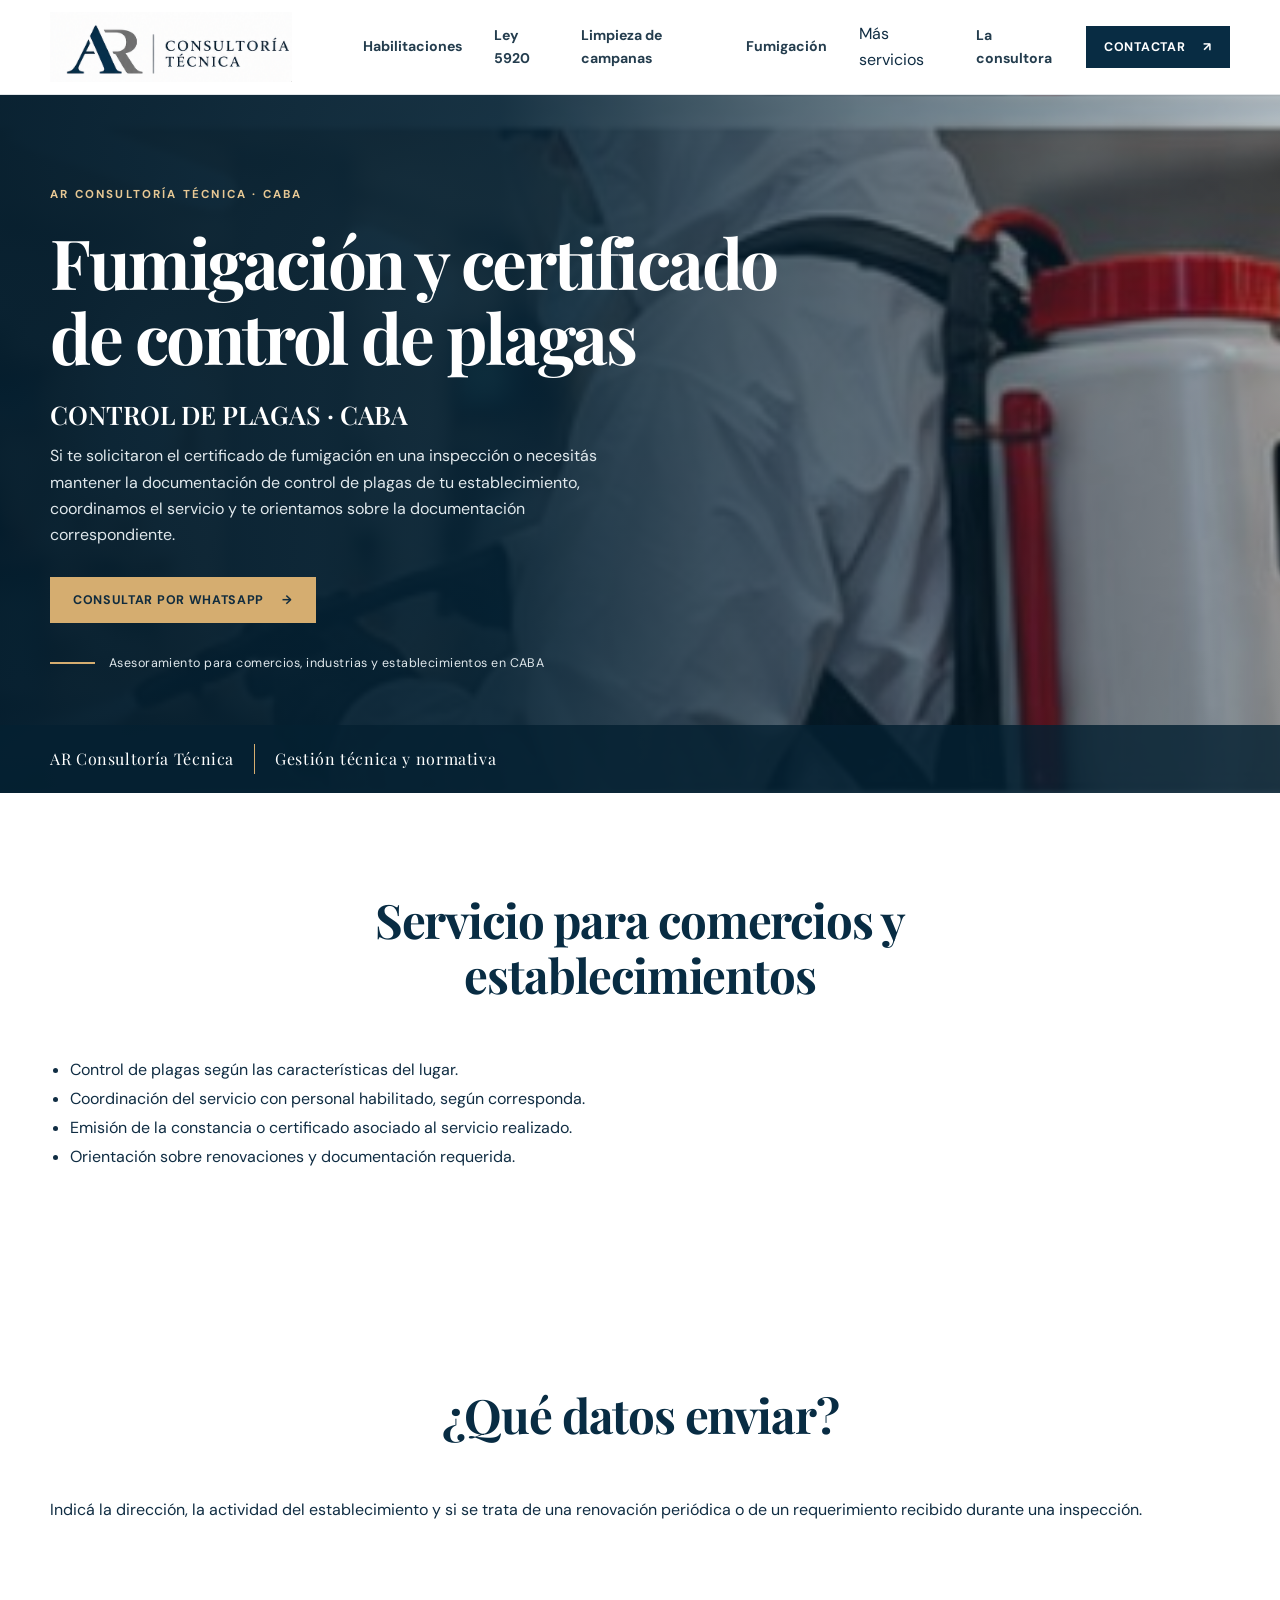
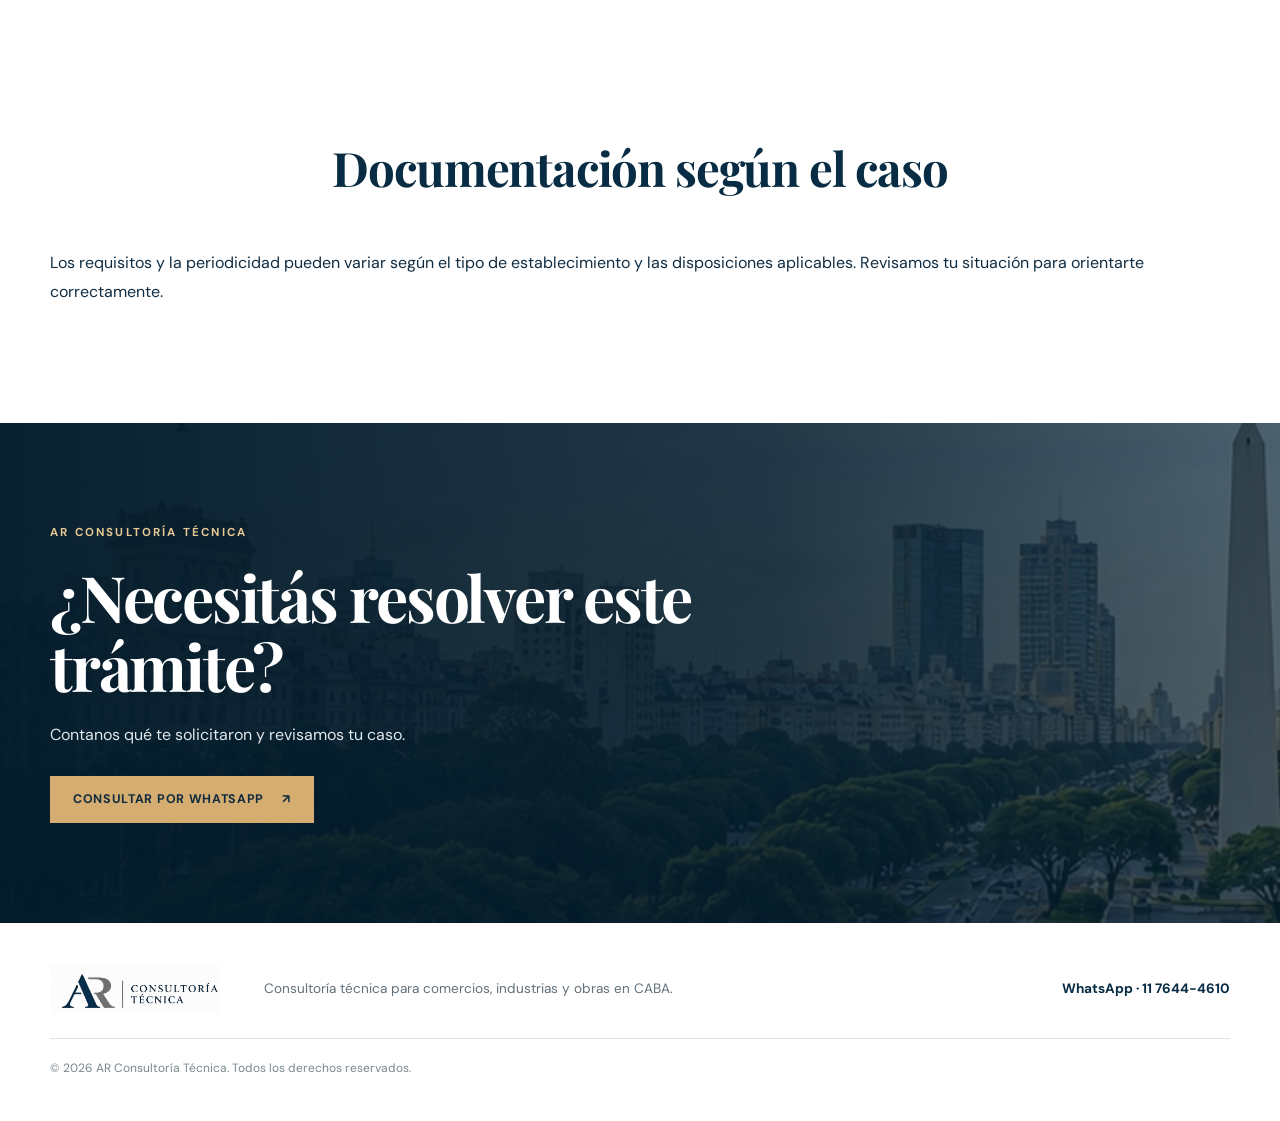
<file: certificado-fumigacion.html>
<!DOCTYPE html>
<html lang="es-AR">
<head>
  <meta charset="UTF-8">
  <meta name="viewport" content="width=device-width, initial-scale=1">
  <title>Certificado de fumigación en CABA | AR Consultoría Técnica</title>
  <meta name="description" content="Servicio de control de plagas y documentación de fumigación para comercios y establecimientos en CABA. Consultá por certificado y requisitos aplicables.">
  <meta name="robots" content="index,follow">
  <link rel="canonical" href="https://www.arconsultoria5920.com/certificado-fumigacion.html">
  <meta name="theme-color" content="#082c43">
  <meta property="og:title" content="Certificado de fumigación en CABA | AR Consultoría Técnica">
  <meta property="og:description" content="Servicio de control de plagas y documentación de fumigación para comercios y establecimientos en CABA. Consultá por certificado y requisitos aplicables.">
  <meta property="og:type" content="website">
  <meta property="og:url" content="https://www.arconsultoria5920.com/certificado-fumigacion.html">
  <meta property="og:image" content="https://www.arconsultoria5920.com/imágenes/imagen12.jpg">
  <link rel="icon" href="recursos/favicon.png" type="image/png">
  <link rel="preconnect" href="https://fonts.googleapis.com">
  <link rel="preconnect" href="https://fonts.gstatic.com" crossorigin>
  <link href="https://fonts.googleapis.com/css2?family=DM+Sans:wght@400;500;600;700&family=Playfair+Display:wght@500;600;700;800&display=swap" rel="stylesheet">
  <link rel="stylesheet" href="styles.css">
  <style>
    .nav-more { position: relative; display: inline-block; }
    .nav-more summary { cursor: pointer; list-style: none; }
    .nav-more summary::-webkit-details-marker { display:none; }
    .nav-more-menu { position:absolute; top:100%; left:0; z-index:1000; min-width:230px; padding:10px; background:#fff; box-shadow:0 8px 24px rgba(0,0,0,.16); border-radius:8px; }
    .nav-more-menu a { display:block; padding:9px 10px; white-space:nowrap; }
    .service-detail ul { padding-left: 1.25rem; line-height:1.8; }
    .service-detail p { line-height:1.8; }
    @media(max-width:760px) { .main-nav {flex-wrap:wrap;} .nav-more-menu {position:static;box-shadow:none;min-width:0;} .nav-more-menu a {white-space:normal;} }
  </style>
  <script async src="https://www.googletagmanager.com/gtag/js?id=G-0QQVSJBLNQ"></script>
  <script>window.dataLayer=window.dataLayer||[];function gtag(){dataLayer.push(arguments);}gtag('js',new Date());gtag('config','G-0QQVSJBLNQ');</script>
</head>
<body>
  <a class="skip-link" href="#contenido">Saltar al contenido</a>
  <header class="site-header">
    <div class="container header-inner">
      <a class="brand" href="index.html" aria-label="AR Consultoría Técnica, inicio"><img src="recursos/nuevologo.png" alt="AR Consultoría Técnica" class="brand-logo"></a>
      <nav class="main-nav" aria-label="Navegación principal">
        <a href="habilitaciones-caba.html">Habilitaciones</a>
        <a href="sistema-autoproteccion-ley-5920.html">Ley 5920</a>
        <a href="limpieza-campanas-conductos.html">Limpieza de campanas</a>
        <a href="certificado-fumigacion.html">Fumigación</a>
        <details class="nav-more"><summary>Más servicios</summary><div class="nav-more-menu">
          <a href="limpieza-tanques-agua.html">Limpieza de tanques</a>
          <a href="registros-ambientales-apra.html">Trámites ambientales APRA</a>
          <a href="seguridad-higiene.html">Seguridad e Higiene</a>
          <a href="registros-planos.html">Registro de planos</a>
          <a href="puesta-a-tierra.html">Puesta a tierra</a>
        </div></details>
        <a href="index.html#nosotros">La consultora</a>
      </nav>
      <a class="button button-small" href="https://wa.me/5491176444610" target="_blank" rel="noopener noreferrer">Contactar <span aria-hidden="true">↗</span></a>
    </div>
  </header>
  <main id="contenido">
    <section class="hero">
      <div class="hero-photo image-fumigacion" role="img" aria-label="Fumigación y certificado de control de plagas"></div>
      <div class="hero-shade"></div>
      <div class="container hero-content">
        <p class="eyebrow">AR CONSULTORÍA TÉCNICA · CABA</p>
        <h1>Fumigación y certificado de control de plagas</h1>
        <p class="hero-lead">CONTROL DE PLAGAS · CABA</p>
        <p class="hero-copy">Si te solicitaron el certificado de fumigación en una inspección o necesitás mantener la documentación de control de plagas de tu establecimiento, coordinamos el servicio y te orientamos sobre la documentación correspondiente.</p>
        <a class="button button-gold" href="https://wa.me/5491176444610?text=Hola%2C%20quiero%20consultar%20por%20Fumigaci%C3%B3n%20y%20certificado%20de%20control%20de%20plagas." target="_blank" rel="noopener noreferrer">Consultar por WhatsApp <span aria-hidden="true">→</span></a>
        <div class="hero-proof"><span class="proof-line"></span><span>Asesoramiento para comercios, industrias y establecimientos en CABA</span></div>
      </div>
      <div class="hero-bottom"><span>AR Consultoría Técnica</span><span class="hero-bottom-line"></span><span>Gestión técnica y normativa</span></div>
    </section>
      <section class="section-pad service-detail">
        <div class="container">
          <div class="section-heading"><h2>Servicio para comercios y establecimientos</h2></div>
          <ul><li>Control de plagas según las características del lugar.</li><li>Coordinación del servicio con personal habilitado, según corresponda.</li><li>Emisión de la constancia o certificado asociado al servicio realizado.</li><li>Orientación sobre renovaciones y documentación requerida.</li></ul>
        </div>
      </section>
      <section class="section-pad service-detail">
        <div class="container">
          <div class="section-heading"><h2>¿Qué datos enviar?</h2></div>
          <p>Indicá la dirección, la actividad del establecimiento y si se trata de una renovación periódica o de un requerimiento recibido durante una inspección.</p>
        </div>
      </section>
      <section class="section-pad service-detail">
        <div class="container">
          <div class="section-heading"><h2>Documentación según el caso</h2></div>
          <p>Los requisitos y la periodicidad pueden variar según el tipo de establecimiento y las disposiciones aplicables. Revisamos tu situación para orientarte correctamente.</p>
        </div>
      </section>
    <section class="closing-cta">
      <div class="closing-image" role="img" aria-label="Ciudad de Buenos Aires"></div><div class="closing-overlay"></div>
      <div class="container closing-content">
        <p class="eyebrow">AR CONSULTORÍA TÉCNICA</p>
        <h2>¿Necesitás resolver este trámite?</h2>
        <p>Contanos qué te solicitaron y revisamos tu caso.</p>
        <a class="button button-gold" href="https://wa.me/5491176444610?text=Hola%2C%20quiero%20consultar%20por%20Fumigaci%C3%B3n%20y%20certificado%20de%20control%20de%20plagas." target="_blank" rel="noopener noreferrer">Consultar por WhatsApp <span aria-hidden="true">↗</span></a>
      </div>
    </section>
  </main>
  <footer class="site-footer"><div class="container footer-inner">
    <a href="index.html" aria-label="Volver al inicio"><img src="recursos/nuevologo.png" alt="AR Consultoría Técnica" class="footer-logo"></a>
    <p>Consultoría técnica para comercios, industrias y obras en CABA.</p>
    <a class="footer-contact" href="https://wa.me/5491176444610" target="_blank" rel="noopener noreferrer">WhatsApp · 11 7644-4610</a>
    <small>© 2026 AR Consultoría Técnica. Todos los derechos reservados.</small>
  </div></footer>
</body>
</html>
</file>
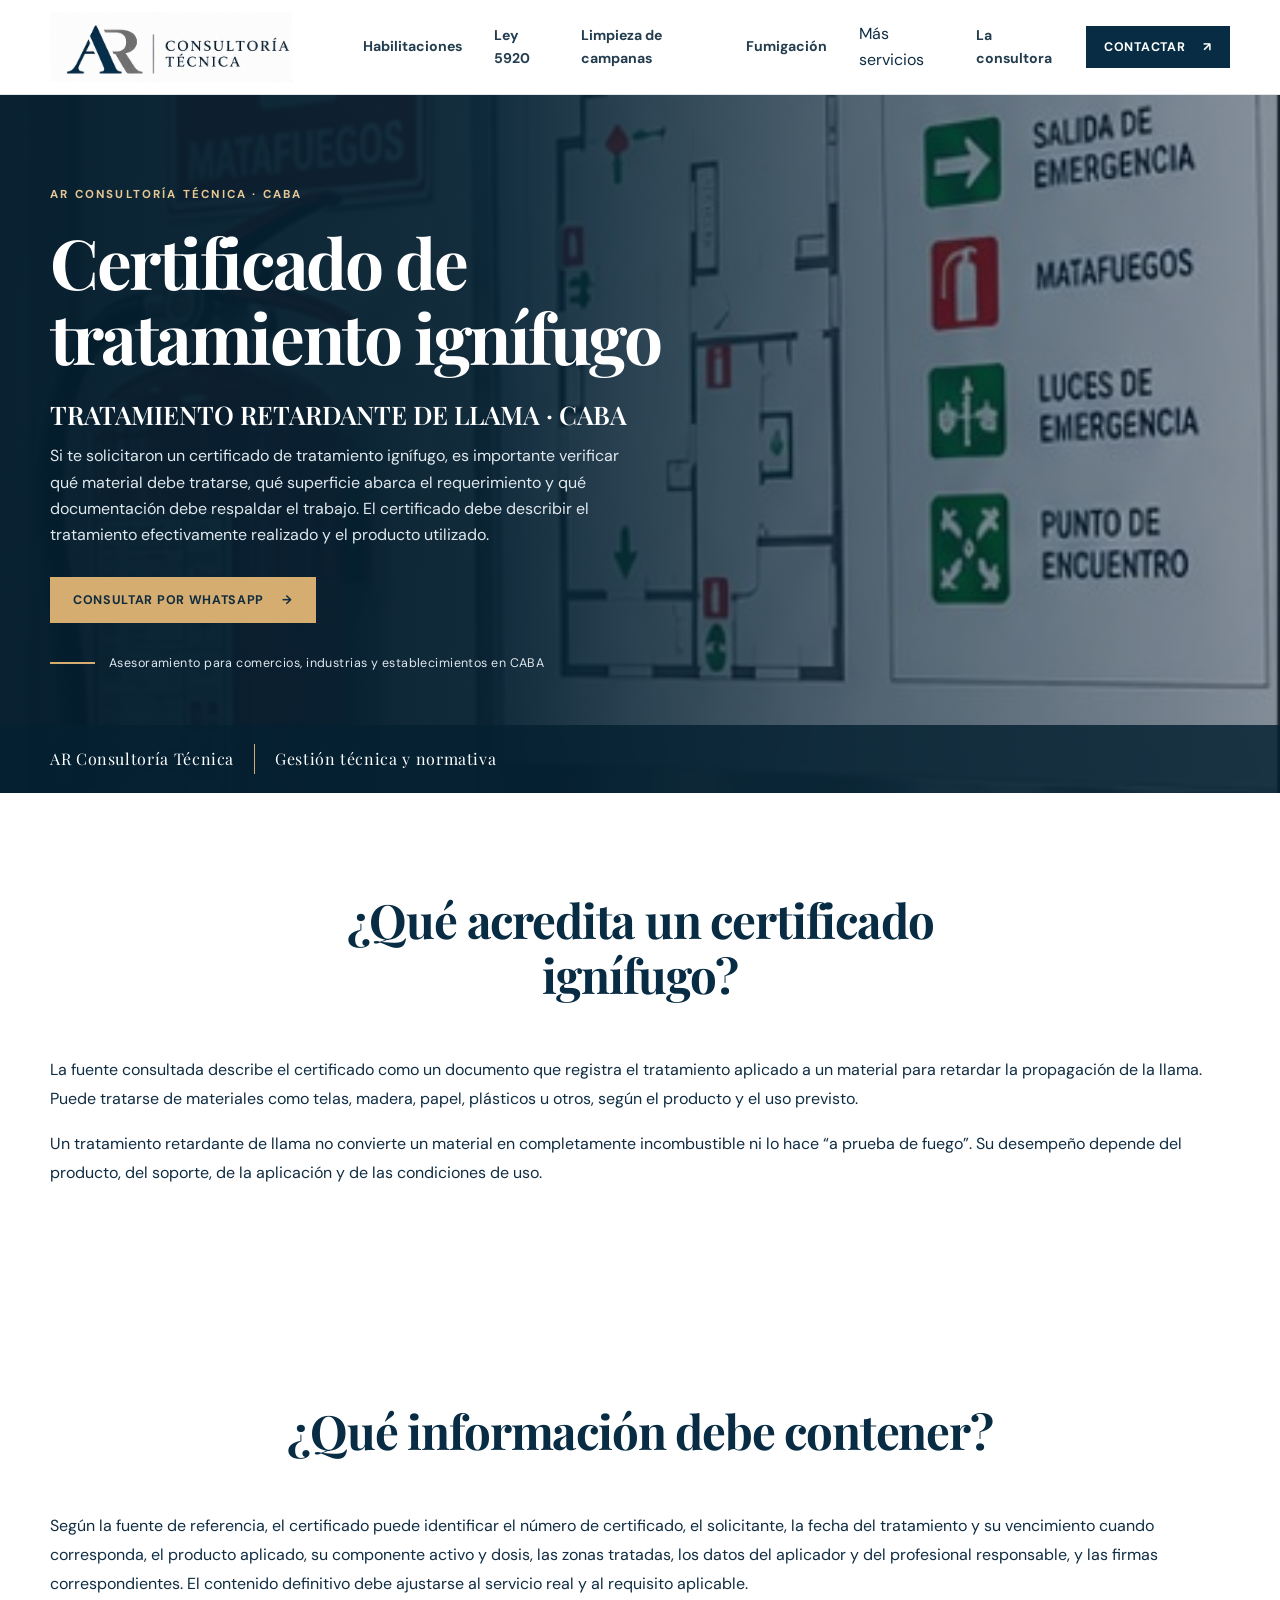
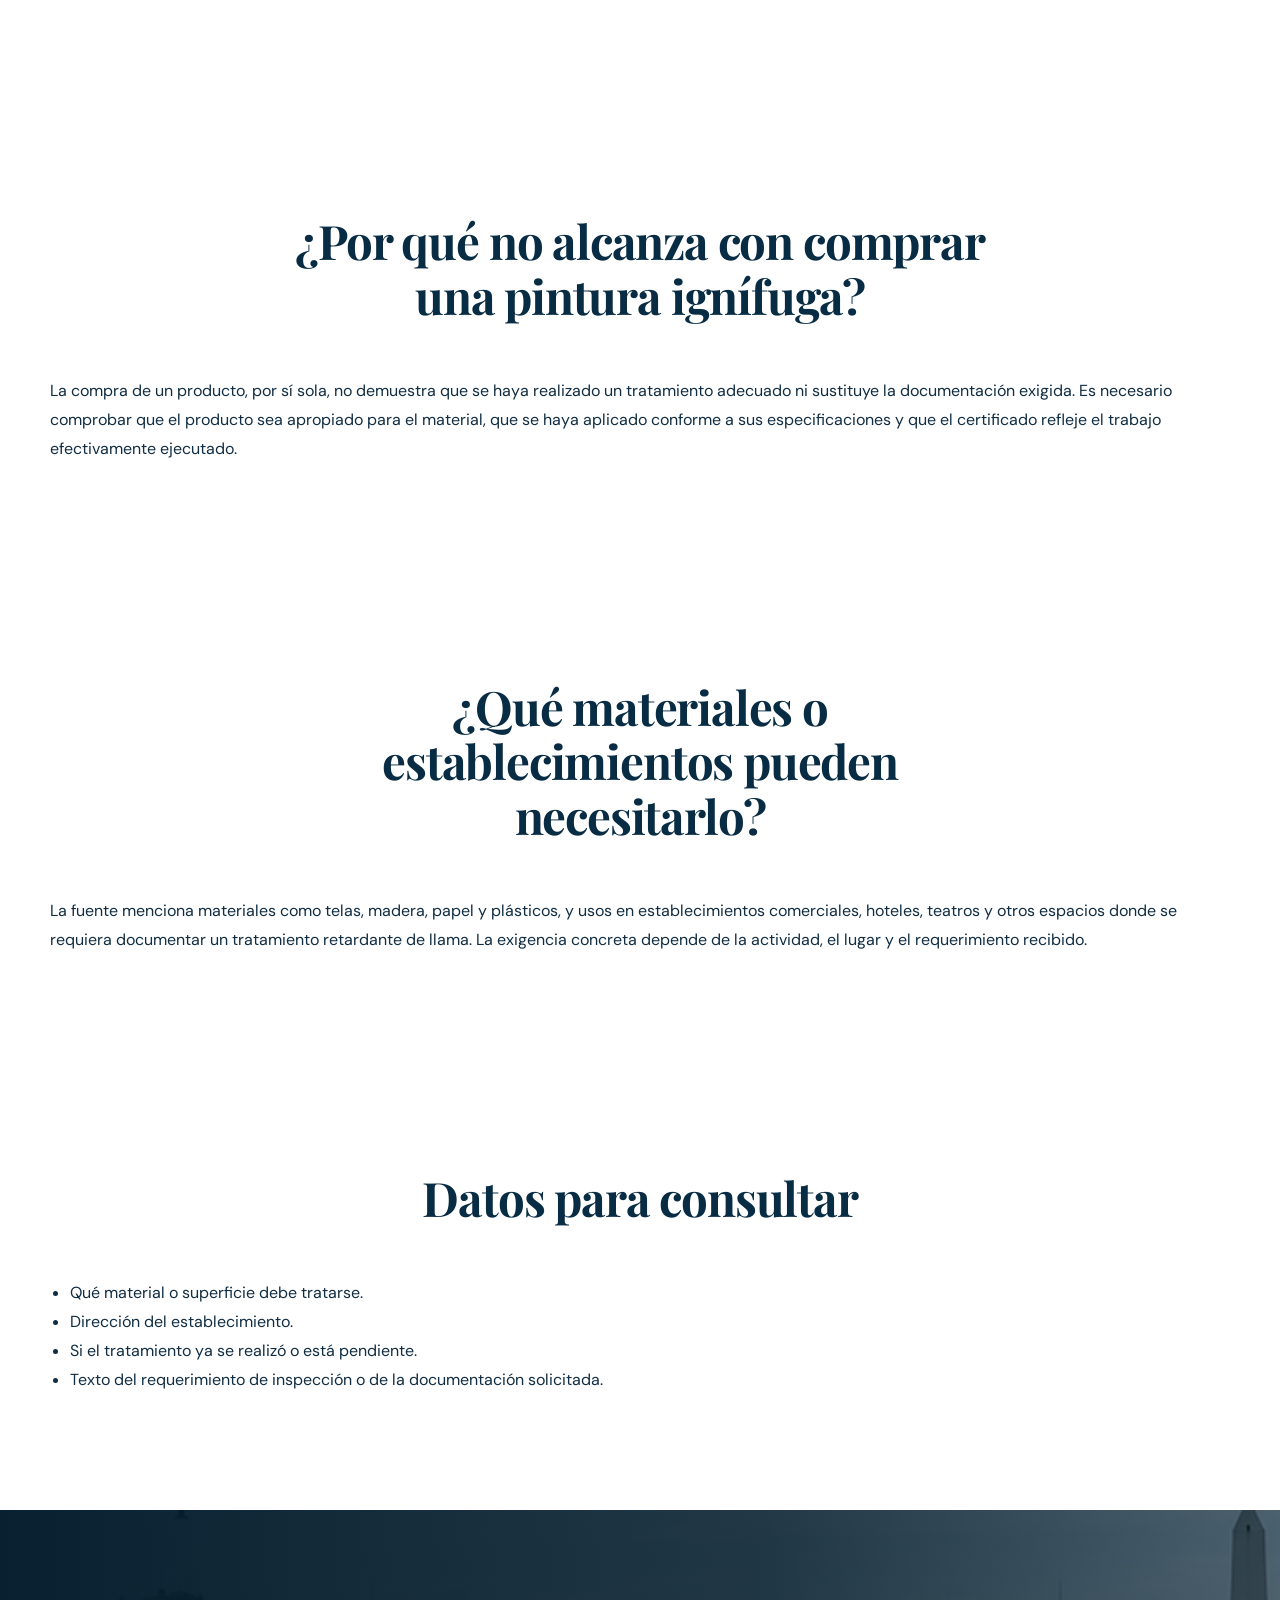
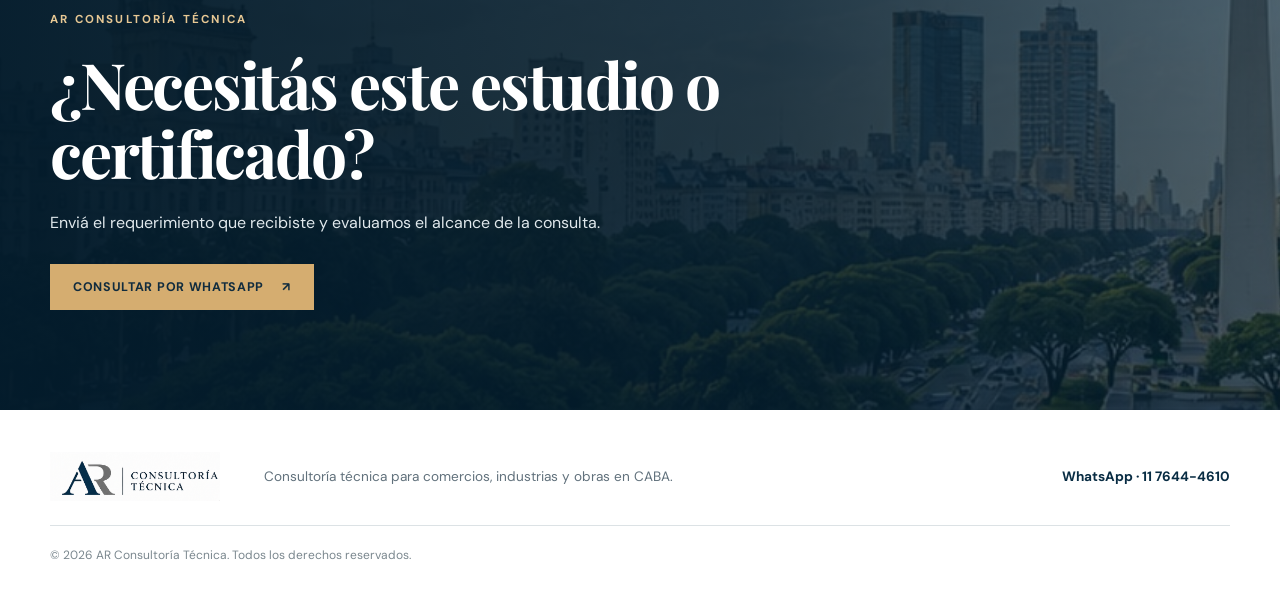
<file: certificado-ignifugo.html>
<!DOCTYPE html>
<html lang="es-AR">
<head>
  <meta charset="UTF-8">
  <meta name="viewport" content="width=device-width, initial-scale=1">
  <title>Certificado de tratamiento ignífugo en CABA | AR Consultoría Técnica</title>
  <meta name="description" content="Información y consulta por certificado de tratamiento ignífugo para materiales como telas, madera y otras superficies, con identificación del producto y del tratamiento realizado.">
  <meta name="robots" content="index,follow">
  <link rel="canonical" href="https://www.arconsultoria5920.com/certificado-ignifugo.html">
  <meta name="theme-color" content="#082c43">
  <meta property="og:title" content="Certificado de tratamiento ignífugo en CABA | AR Consultoría Técnica">
  <meta property="og:description" content="Información y consulta por certificado de tratamiento ignífugo para materiales como telas, madera y otras superficies, con identificación del producto y del tratamiento realizado.">
  <meta property="og:type" content="website">
  <meta property="og:url" content="https://www.arconsultoria5920.com/certificado-ignifugo.html">
  <meta property="og:image" content="https://www.arconsultoria5920.com/imágenes/imagen12.jpg">
  <link rel="icon" href="recursos/favicon.png" type="image/png">
  <link rel="preconnect" href="https://fonts.googleapis.com">
  <link rel="preconnect" href="https://fonts.gstatic.com" crossorigin>
  <link href="https://fonts.googleapis.com/css2?family=DM+Sans:wght@400;500;600;700&family=Playfair+Display:wght@500;600;700;800&display=swap" rel="stylesheet">
  <link rel="stylesheet" href="styles.css">
  <style>
    .nav-more { position:relative; display:inline-block; }
    .nav-more summary { cursor:pointer; list-style:none; }
    .nav-more summary::-webkit-details-marker { display:none; }
    .nav-more-menu { position:absolute; top:100%; left:0; z-index:1000; min-width:230px; padding:10px; background:#fff; box-shadow:0 8px 24px rgba(0,0,0,.16); border-radius:8px; }
    .nav-more-menu a { display:block; padding:9px 10px; white-space:nowrap; }
    .service-detail p, .service-detail li { line-height:1.8; }
    .service-detail ul { padding-left:1.25rem; }
    @media(max-width:760px) { .main-nav {flex-wrap:wrap;} .nav-more-menu {position:static;box-shadow:none;min-width:0;} .nav-more-menu a {white-space:normal;} }
  </style>
  <script async src="https://www.googletagmanager.com/gtag/js?id=G-0QQVSJBLNQ"></script>
  <script>window.dataLayer=window.dataLayer||[];function gtag(){dataLayer.push(arguments);}gtag('js',new Date());gtag('config','G-0QQVSJBLNQ');</script>
</head>
<body>
  <a class="skip-link" href="#contenido">Saltar al contenido</a>
  <header class="site-header">
    <div class="container header-inner">
      <a class="brand" href="index.html" aria-label="AR Consultoría Técnica, inicio"><img src="recursos/nuevologo.png" alt="AR Consultoría Técnica" class="brand-logo"></a>
      <nav class="main-nav" aria-label="Navegación principal">
        <a href="habilitaciones-caba.html">Habilitaciones</a>
        <a href="sistema-autoproteccion-ley-5920.html">Ley 5920</a>
        <a href="limpieza-campanas-conductos.html">Limpieza de campanas</a>
        <a href="certificado-fumigacion.html">Fumigación</a>
        <details class="nav-more"><summary>Más servicios</summary><div class="nav-more-menu">
          <a href="limpieza-tanques-agua.html">Limpieza de tanques</a>
          <a href="registros-ambientales-apra.html">Trámites ambientales APRA</a>
          <a href="seguridad-higiene.html">Seguridad e Higiene</a>
          <a href="registros-planos.html">Registro de planos</a>
          <a href="puesta-a-tierra.html">Puesta a tierra</a>
          <a href="carga-de-fuego.html">Estudio de carga de fuego</a>
          <a href="medicion-iluminacion.html">Medición de iluminación</a>
          <a href="medicion-ruido.html">Medición de ruido</a>
          <a href="certificado-ignifugo.html">Certificado ignífugo</a>
        </div></details>
        <a href="index.html#nosotros">La consultora</a>
      </nav>
      <a class="button button-small" href="https://wa.me/5491176444610" target="_blank" rel="noopener noreferrer">Contactar <span aria-hidden="true">↗</span></a>
    </div>
  </header>
  <main id="contenido">
    <section class="hero">
      <div class="hero-photo image-autoproteccion" role="img" aria-label="Certificado de tratamiento ignífugo"></div>
      <div class="hero-shade"></div>
      <div class="container hero-content">
        <p class="eyebrow">AR CONSULTORÍA TÉCNICA · CABA</p>
        <h1>Certificado de tratamiento ignífugo</h1>
        <p class="hero-lead">TRATAMIENTO RETARDANTE DE LLAMA · CABA</p>
        <p class="hero-copy">Si te solicitaron un certificado de tratamiento ignífugo, es importante verificar qué material debe tratarse, qué superficie abarca el requerimiento y qué documentación debe respaldar el trabajo. El certificado debe describir el tratamiento efectivamente realizado y el producto utilizado.</p>
        <a class="button button-gold" href="https://wa.me/5491176444610?text=Hola%2C%20quiero%20consultar%20por%20Certificado%20de%20tratamiento%20ign%C3%ADfugo." target="_blank" rel="noopener noreferrer">Consultar por WhatsApp <span aria-hidden="true">→</span></a>
        <div class="hero-proof"><span class="proof-line"></span><span>Asesoramiento para comercios, industrias y establecimientos en CABA</span></div>
      </div>
      <div class="hero-bottom"><span>AR Consultoría Técnica</span><span class="hero-bottom-line"></span><span>Gestión técnica y normativa</span></div>
    </section>
    <section class="section-pad service-detail">
      <div class="container">
        <div class="section-heading"><h2>¿Qué acredita un certificado ignífugo?</h2></div>
        <p>La fuente consultada describe el certificado como un documento que registra el tratamiento aplicado a un material para retardar la propagación de la llama. Puede tratarse de materiales como telas, madera, papel, plásticos u otros, según el producto y el uso previsto.</p><p>Un tratamiento retardante de llama no convierte un material en completamente incombustible ni lo hace “a prueba de fuego”. Su desempeño depende del producto, del soporte, de la aplicación y de las condiciones de uso.</p>
      </div>
    </section>
    <section class="section-pad service-detail">
      <div class="container">
        <div class="section-heading"><h2>¿Qué información debe contener?</h2></div>
        <p>Según la fuente de referencia, el certificado puede identificar el número de certificado, el solicitante, la fecha del tratamiento y su vencimiento cuando corresponda, el producto aplicado, su componente activo y dosis, las zonas tratadas, los datos del aplicador y del profesional responsable, y las firmas correspondientes. El contenido definitivo debe ajustarse al servicio real y al requisito aplicable.</p>
      </div>
    </section>
    <section class="section-pad service-detail">
      <div class="container">
        <div class="section-heading"><h2>¿Por qué no alcanza con comprar una pintura ignífuga?</h2></div>
        <p>La compra de un producto, por sí sola, no demuestra que se haya realizado un tratamiento adecuado ni sustituye la documentación exigida. Es necesario comprobar que el producto sea apropiado para el material, que se haya aplicado conforme a sus especificaciones y que el certificado refleje el trabajo efectivamente ejecutado.</p>
      </div>
    </section>
    <section class="section-pad service-detail">
      <div class="container">
        <div class="section-heading"><h2>¿Qué materiales o establecimientos pueden necesitarlo?</h2></div>
        <p>La fuente menciona materiales como telas, madera, papel y plásticos, y usos en establecimientos comerciales, hoteles, teatros y otros espacios donde se requiera documentar un tratamiento retardante de llama. La exigencia concreta depende de la actividad, el lugar y el requerimiento recibido.</p>
      </div>
    </section>
    <section class="section-pad service-detail">
      <div class="container">
        <div class="section-heading"><h2>Datos para consultar</h2></div>
        <ul><li>Qué material o superficie debe tratarse.</li><li>Dirección del establecimiento.</li><li>Si el tratamiento ya se realizó o está pendiente.</li><li>Texto del requerimiento de inspección o de la documentación solicitada.</li></ul>
      </div>
    </section>
    <section class="closing-cta">
      <div class="closing-image" role="img" aria-label="Ciudad de Buenos Aires"></div><div class="closing-overlay"></div>
      <div class="container closing-content">
        <p class="eyebrow">AR CONSULTORÍA TÉCNICA</p>
        <h2>¿Necesitás este estudio o certificado?</h2>
        <p>Enviá el requerimiento que recibiste y evaluamos el alcance de la consulta.</p>
        <a class="button button-gold" href="https://wa.me/5491176444610?text=Hola%2C%20quiero%20consultar%20por%20Certificado%20de%20tratamiento%20ign%C3%ADfugo." target="_blank" rel="noopener noreferrer">Consultar por WhatsApp <span aria-hidden="true">↗</span></a>
      </div>
    </section>
  </main>
  <footer class="site-footer"><div class="container footer-inner">
    <a href="index.html" aria-label="Volver al inicio"><img src="recursos/nuevologo.png" alt="AR Consultoría Técnica" class="footer-logo"></a>
    <p>Consultoría técnica para comercios, industrias y obras en CABA.</p>
    <a class="footer-contact" href="https://wa.me/5491176444610" target="_blank" rel="noopener noreferrer">WhatsApp · 11 7644-4610</a>
    <small>© 2026 AR Consultoría Técnica. Todos los derechos reservados.</small>
  </div></footer>
</body>
</html>
</file>
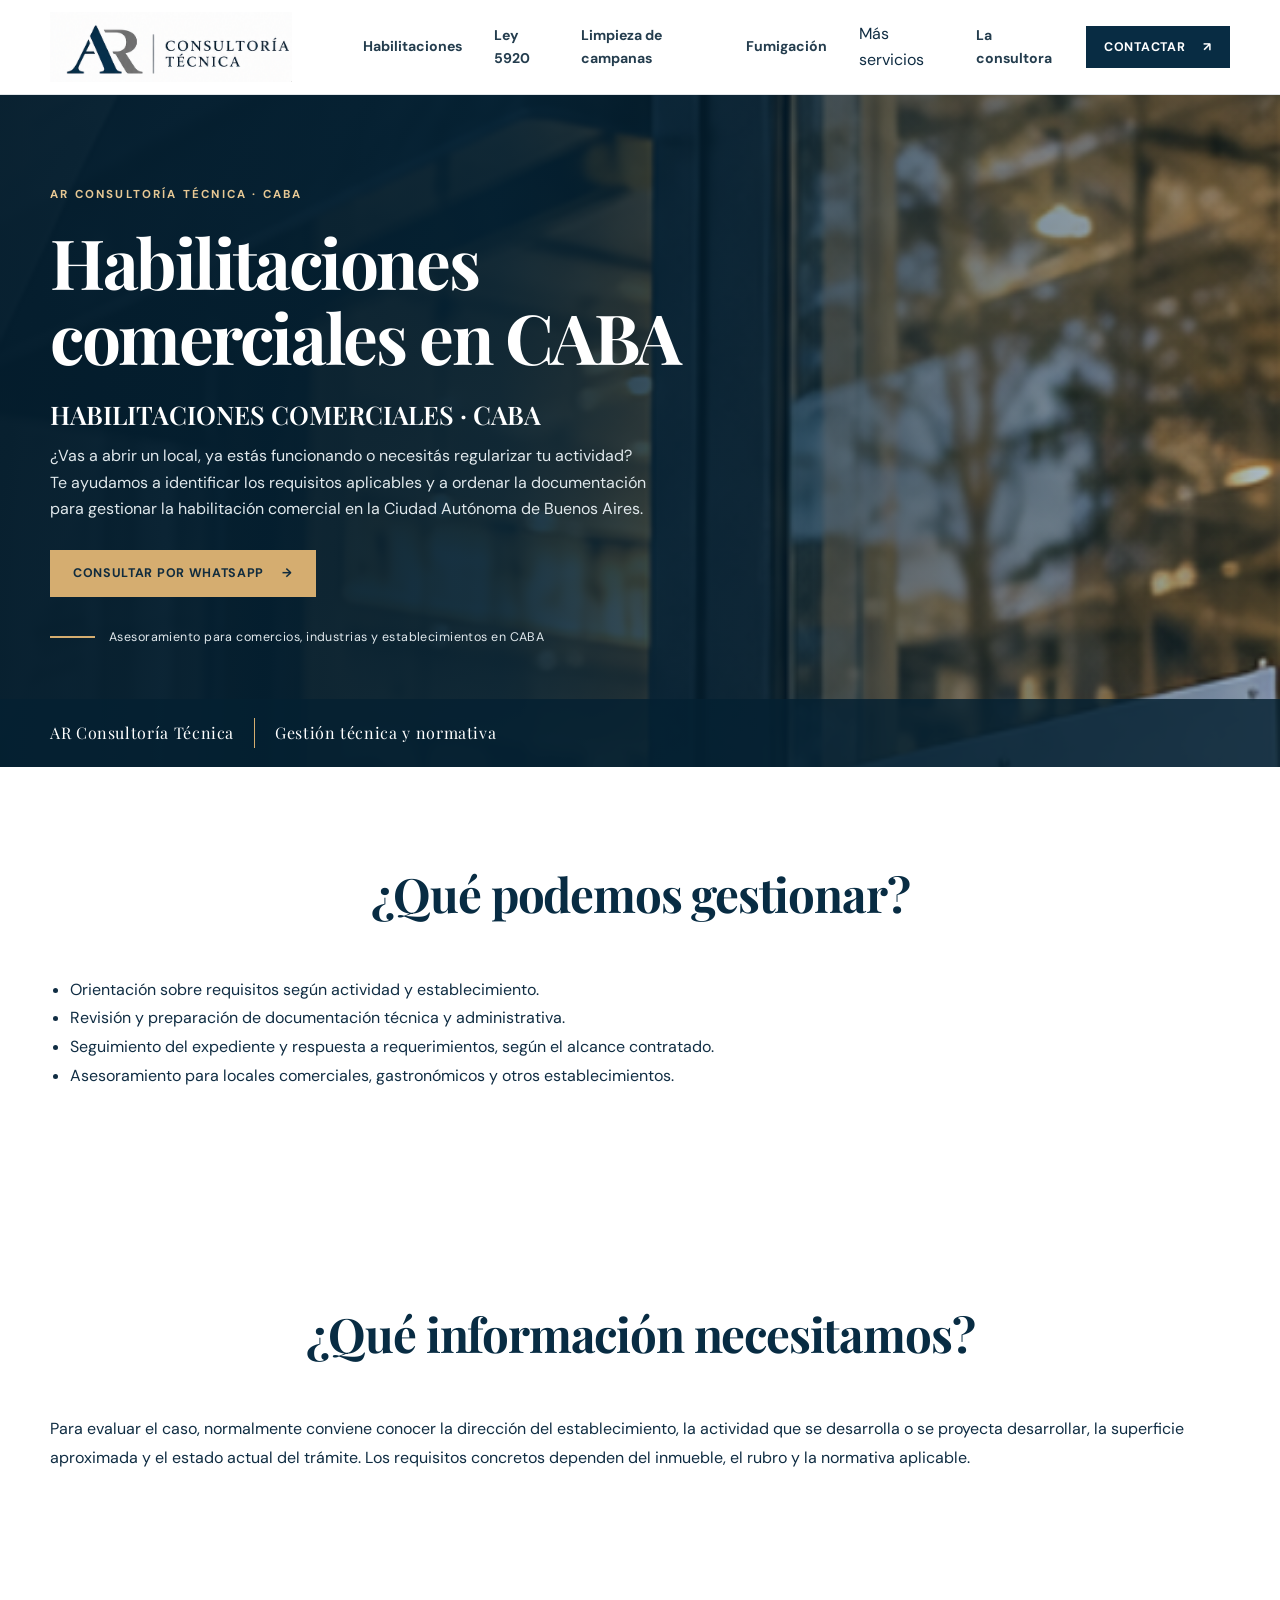
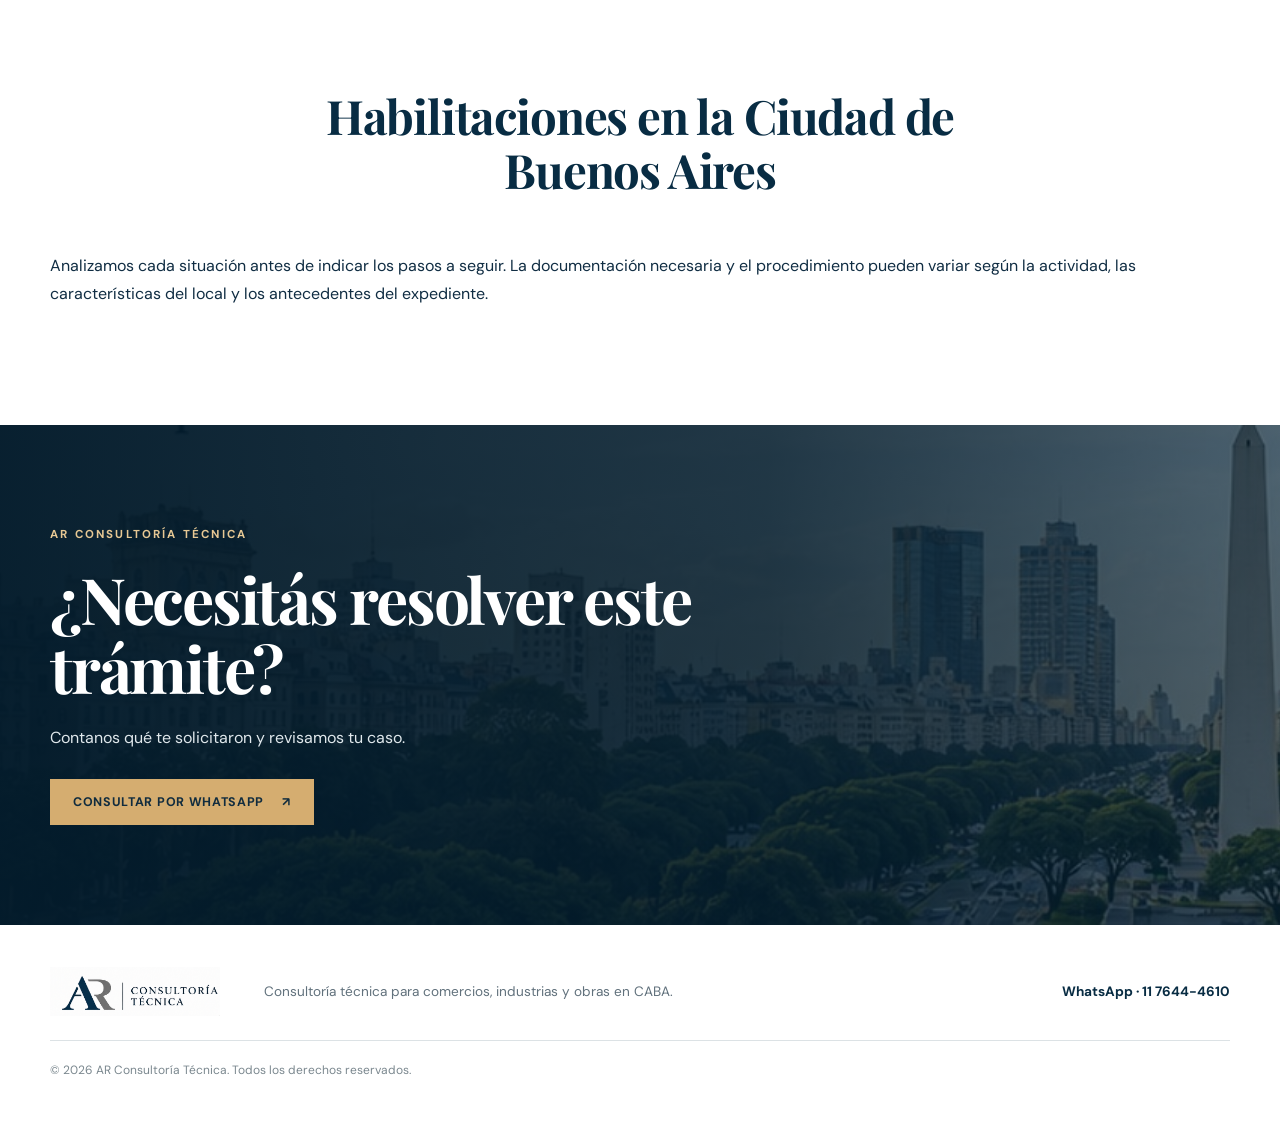
<file: habilitaciones-caba.html>
<!DOCTYPE html>
<html lang="es-AR">
<head>
  <meta charset="UTF-8">
  <meta name="viewport" content="width=device-width, initial-scale=1">
  <title>Habilitaciones comerciales en CABA | AR Consultoría Técnica</title>
  <meta name="description" content="Gestión y asesoramiento para habilitaciones comerciales en CABA. Revisamos actividad, requisitos y documentación para iniciar o regularizar tu establecimiento.">
  <meta name="robots" content="index,follow">
  <link rel="canonical" href="https://www.arconsultoria5920.com/habilitaciones-caba.html">
  <meta name="theme-color" content="#082c43">
  <meta property="og:title" content="Habilitaciones comerciales en CABA | AR Consultoría Técnica">
  <meta property="og:description" content="Gestión y asesoramiento para habilitaciones comerciales en CABA. Revisamos actividad, requisitos y documentación para iniciar o regularizar tu establecimiento.">
  <meta property="og:type" content="website">
  <meta property="og:url" content="https://www.arconsultoria5920.com/habilitaciones-caba.html">
  <meta property="og:image" content="https://www.arconsultoria5920.com/imágenes/imagen12.jpg">
  <link rel="icon" href="recursos/favicon.png" type="image/png">
  <link rel="preconnect" href="https://fonts.googleapis.com">
  <link rel="preconnect" href="https://fonts.gstatic.com" crossorigin>
  <link href="https://fonts.googleapis.com/css2?family=DM+Sans:wght@400;500;600;700&family=Playfair+Display:wght@500;600;700;800&display=swap" rel="stylesheet">
  <link rel="stylesheet" href="styles.css">
  <style>
    .nav-more { position: relative; display: inline-block; }
    .nav-more summary { cursor: pointer; list-style: none; }
    .nav-more summary::-webkit-details-marker { display:none; }
    .nav-more-menu { position:absolute; top:100%; left:0; z-index:1000; min-width:230px; padding:10px; background:#fff; box-shadow:0 8px 24px rgba(0,0,0,.16); border-radius:8px; }
    .nav-more-menu a { display:block; padding:9px 10px; white-space:nowrap; }
    .service-detail ul { padding-left: 1.25rem; line-height:1.8; }
    .service-detail p { line-height:1.8; }
    @media(max-width:760px) { .main-nav {flex-wrap:wrap;} .nav-more-menu {position:static;box-shadow:none;min-width:0;} .nav-more-menu a {white-space:normal;} }
  </style>
  <script async src="https://www.googletagmanager.com/gtag/js?id=G-0QQVSJBLNQ"></script>
  <script>window.dataLayer=window.dataLayer||[];function gtag(){dataLayer.push(arguments);}gtag('js',new Date());gtag('config','G-0QQVSJBLNQ');</script>
</head>
<body>
  <a class="skip-link" href="#contenido">Saltar al contenido</a>
  <header class="site-header">
    <div class="container header-inner">
      <a class="brand" href="index.html" aria-label="AR Consultoría Técnica, inicio"><img src="recursos/nuevologo.png" alt="AR Consultoría Técnica" class="brand-logo"></a>
      <nav class="main-nav" aria-label="Navegación principal">
        <a href="habilitaciones-caba.html">Habilitaciones</a>
        <a href="sistema-autoproteccion-ley-5920.html">Ley 5920</a>
        <a href="limpieza-campanas-conductos.html">Limpieza de campanas</a>
        <a href="certificado-fumigacion.html">Fumigación</a>
        <details class="nav-more"><summary>Más servicios</summary><div class="nav-more-menu">
          <a href="limpieza-tanques-agua.html">Limpieza de tanques</a>
          <a href="registros-ambientales-apra.html">Trámites ambientales APRA</a>
          <a href="seguridad-higiene.html">Seguridad e Higiene</a>
          <a href="registros-planos.html">Registro de planos</a>
          <a href="puesta-a-tierra.html">Puesta a tierra</a>
        </div></details>
        <a href="index.html#nosotros">La consultora</a>
      </nav>
      <a class="button button-small" href="https://wa.me/5491176444610" target="_blank" rel="noopener noreferrer">Contactar <span aria-hidden="true">↗</span></a>
    </div>
  </header>
  <main id="contenido">
    <section class="hero">
      <div class="hero-photo image-store" role="img" aria-label="Habilitaciones comerciales en CABA"></div>
      <div class="hero-shade"></div>
      <div class="container hero-content">
        <p class="eyebrow">AR CONSULTORÍA TÉCNICA · CABA</p>
        <h1>Habilitaciones comerciales en CABA</h1>
        <p class="hero-lead">HABILITACIONES COMERCIALES · CABA</p>
        <p class="hero-copy">¿Vas a abrir un local, ya estás funcionando o necesitás regularizar tu actividad? Te ayudamos a identificar los requisitos aplicables y a ordenar la documentación para gestionar la habilitación comercial en la Ciudad Autónoma de Buenos Aires.</p>
        <a class="button button-gold" href="https://wa.me/5491176444610?text=Hola%2C%20quiero%20consultar%20por%20Habilitaciones%20comerciales%20en%20CABA." target="_blank" rel="noopener noreferrer">Consultar por WhatsApp <span aria-hidden="true">→</span></a>
        <div class="hero-proof"><span class="proof-line"></span><span>Asesoramiento para comercios, industrias y establecimientos en CABA</span></div>
      </div>
      <div class="hero-bottom"><span>AR Consultoría Técnica</span><span class="hero-bottom-line"></span><span>Gestión técnica y normativa</span></div>
    </section>
      <section class="section-pad service-detail">
        <div class="container">
          <div class="section-heading"><h2>¿Qué podemos gestionar?</h2></div>
          <ul><li>Orientación sobre requisitos según actividad y establecimiento.</li><li>Revisión y preparación de documentación técnica y administrativa.</li><li>Seguimiento del expediente y respuesta a requerimientos, según el alcance contratado.</li><li>Asesoramiento para locales comerciales, gastronómicos y otros establecimientos.</li></ul>
        </div>
      </section>
      <section class="section-pad service-detail">
        <div class="container">
          <div class="section-heading"><h2>¿Qué información necesitamos?</h2></div>
          <p>Para evaluar el caso, normalmente conviene conocer la dirección del establecimiento, la actividad que se desarrolla o se proyecta desarrollar, la superficie aproximada y el estado actual del trámite. Los requisitos concretos dependen del inmueble, el rubro y la normativa aplicable.</p>
        </div>
      </section>
      <section class="section-pad service-detail">
        <div class="container">
          <div class="section-heading"><h2>Habilitaciones en la Ciudad de Buenos Aires</h2></div>
          <p>Analizamos cada situación antes de indicar los pasos a seguir. La documentación necesaria y el procedimiento pueden variar según la actividad, las características del local y los antecedentes del expediente.</p>
        </div>
      </section>
    <section class="closing-cta">
      <div class="closing-image" role="img" aria-label="Ciudad de Buenos Aires"></div><div class="closing-overlay"></div>
      <div class="container closing-content">
        <p class="eyebrow">AR CONSULTORÍA TÉCNICA</p>
        <h2>¿Necesitás resolver este trámite?</h2>
        <p>Contanos qué te solicitaron y revisamos tu caso.</p>
        <a class="button button-gold" href="https://wa.me/5491176444610?text=Hola%2C%20quiero%20consultar%20por%20Habilitaciones%20comerciales%20en%20CABA." target="_blank" rel="noopener noreferrer">Consultar por WhatsApp <span aria-hidden="true">↗</span></a>
      </div>
    </section>
  </main>
  <footer class="site-footer"><div class="container footer-inner">
    <a href="index.html" aria-label="Volver al inicio"><img src="recursos/nuevologo.png" alt="AR Consultoría Técnica" class="footer-logo"></a>
    <p>Consultoría técnica para comercios, industrias y obras en CABA.</p>
    <a class="footer-contact" href="https://wa.me/5491176444610" target="_blank" rel="noopener noreferrer">WhatsApp · 11 7644-4610</a>
    <small>© 2026 AR Consultoría Técnica. Todos los derechos reservados.</small>
  </div></footer>
</body>
</html>
</file>
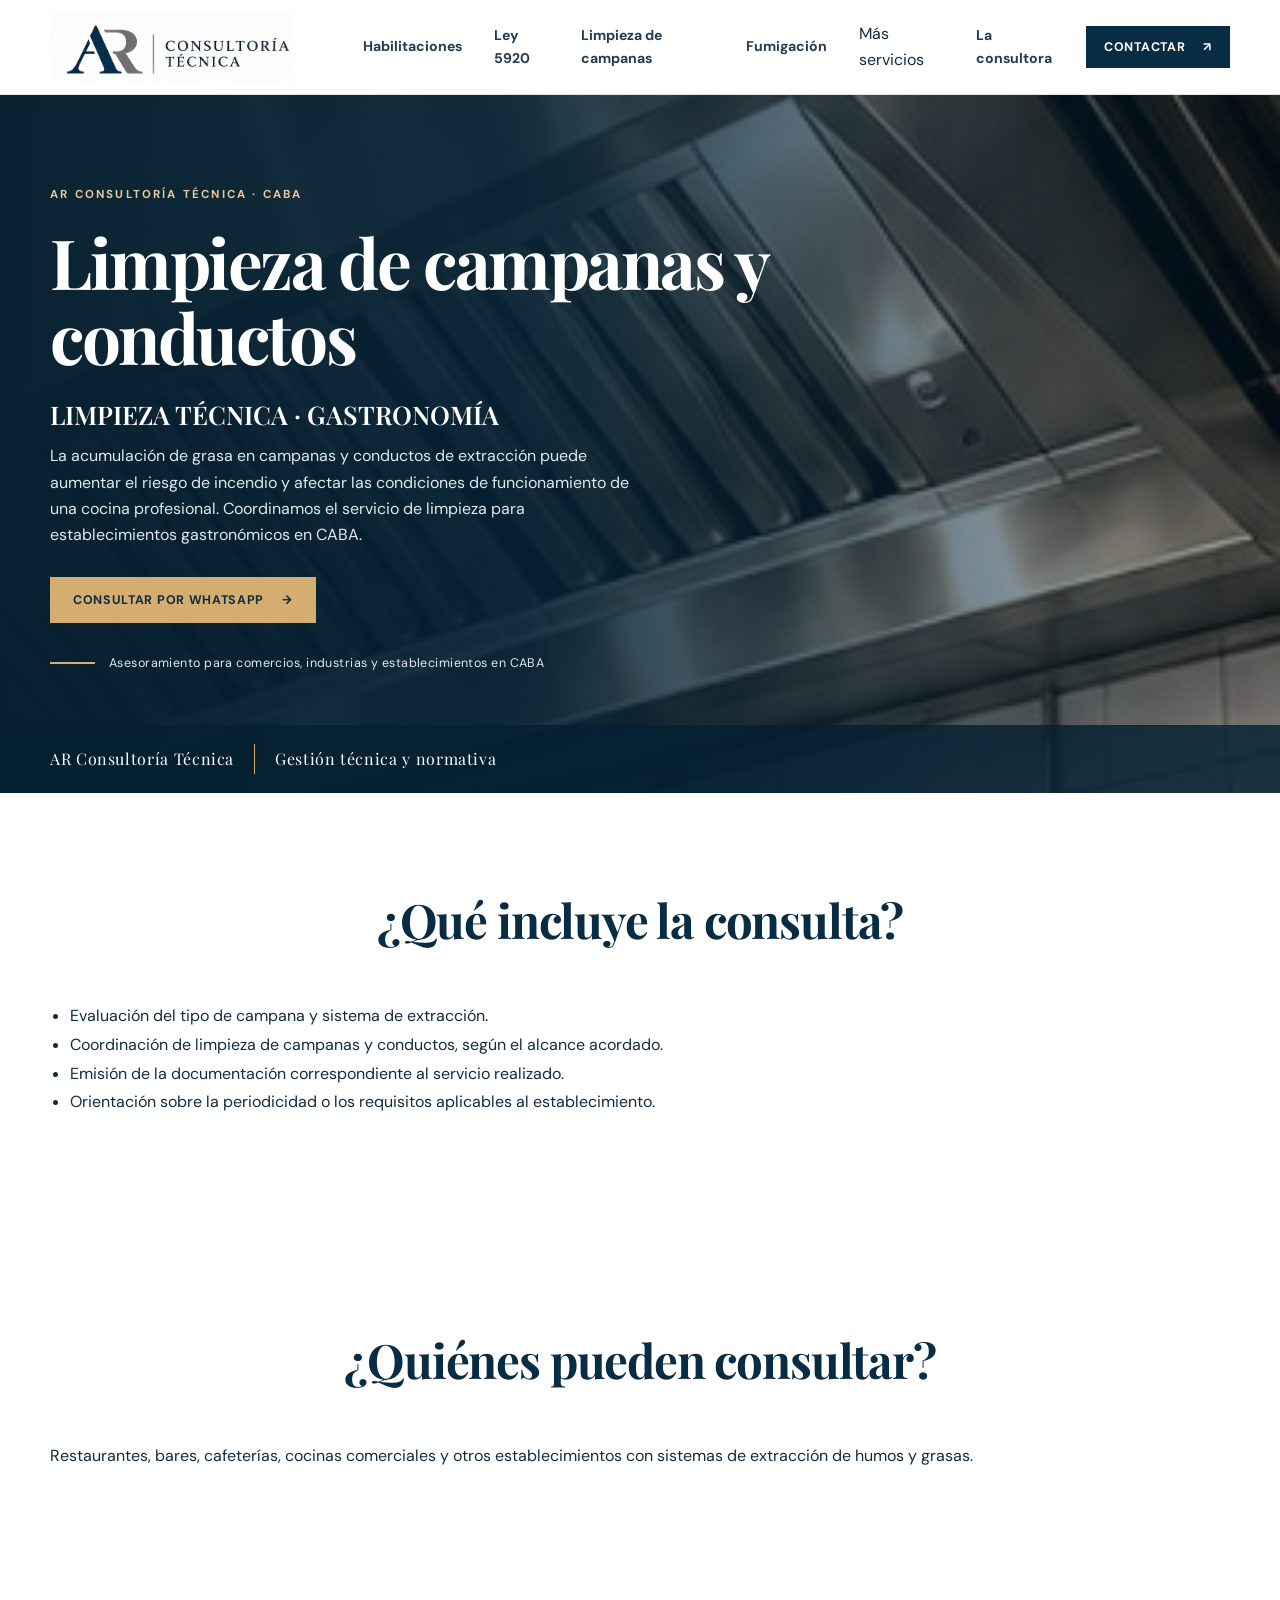
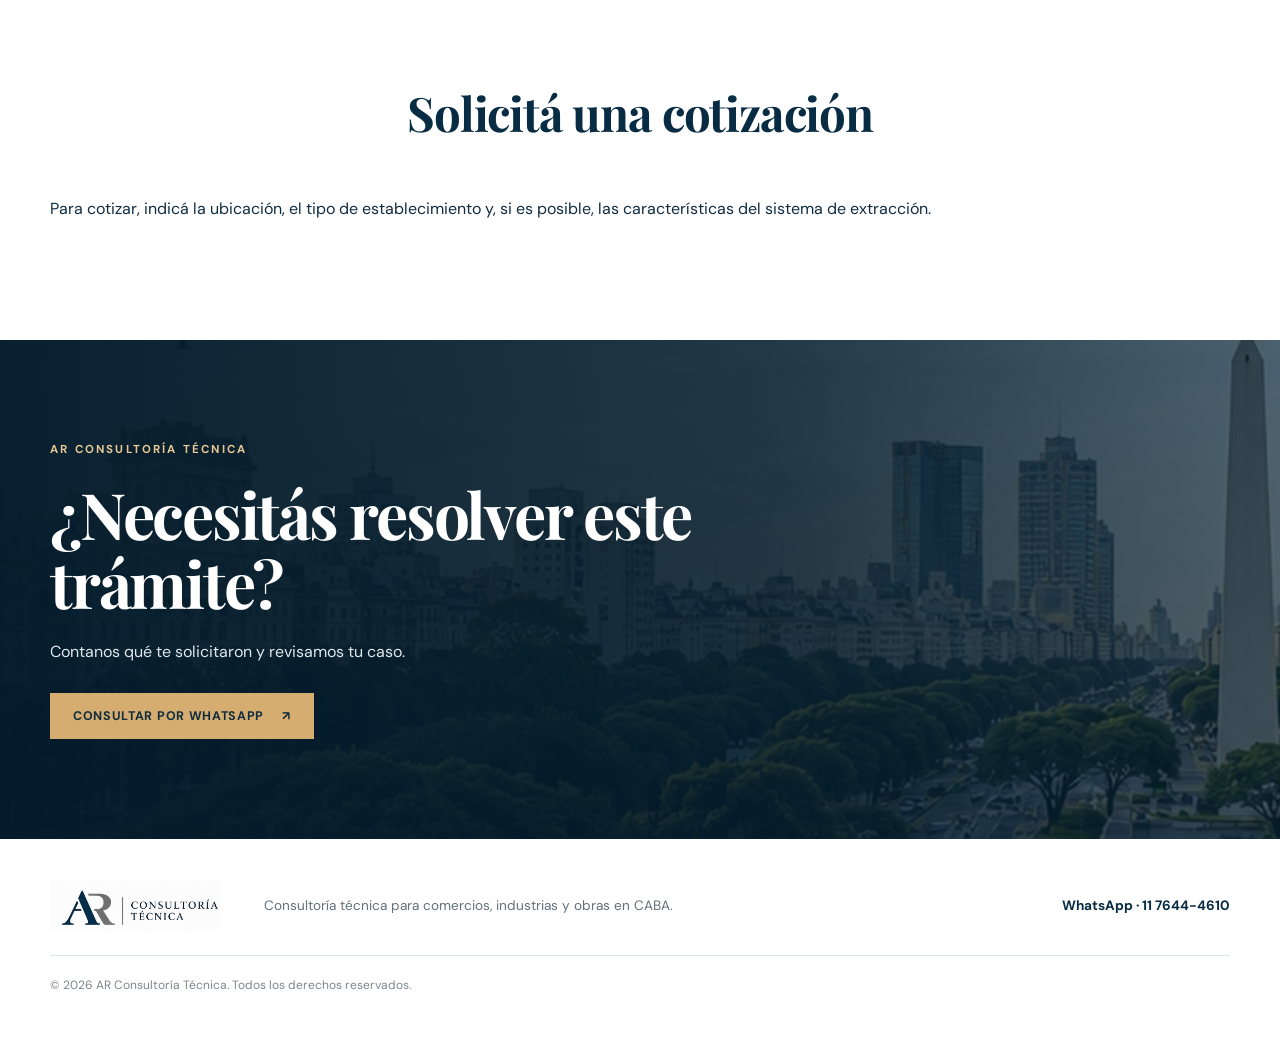
<file: limpieza-campanas-conductos.html>
<!DOCTYPE html>
<html lang="es-AR">
<head>
  <meta charset="UTF-8">
  <meta name="viewport" content="width=device-width, initial-scale=1">
  <title>Limpieza de campanas y conductos en CABA | AR Consultoría Técnica</title>
  <meta name="description" content="Servicio de limpieza de campanas extractoras y conductos para establecimientos gastronómicos en CABA, con documentación y certificación según el servicio contratado.">
  <meta name="robots" content="index,follow">
  <link rel="canonical" href="https://www.arconsultoria5920.com/limpieza-campanas-conductos.html">
  <meta name="theme-color" content="#082c43">
  <meta property="og:title" content="Limpieza de campanas y conductos en CABA | AR Consultoría Técnica">
  <meta property="og:description" content="Servicio de limpieza de campanas extractoras y conductos para establecimientos gastronómicos en CABA, con documentación y certificación según el servicio contratado.">
  <meta property="og:type" content="website">
  <meta property="og:url" content="https://www.arconsultoria5920.com/limpieza-campanas-conductos.html">
  <meta property="og:image" content="https://www.arconsultoria5920.com/imágenes/imagen12.jpg">
  <link rel="icon" href="recursos/favicon.png" type="image/png">
  <link rel="preconnect" href="https://fonts.googleapis.com">
  <link rel="preconnect" href="https://fonts.gstatic.com" crossorigin>
  <link href="https://fonts.googleapis.com/css2?family=DM+Sans:wght@400;500;600;700&family=Playfair+Display:wght@500;600;700;800&display=swap" rel="stylesheet">
  <link rel="stylesheet" href="styles.css">
  <style>
    .nav-more { position: relative; display: inline-block; }
    .nav-more summary { cursor: pointer; list-style: none; }
    .nav-more summary::-webkit-details-marker { display:none; }
    .nav-more-menu { position:absolute; top:100%; left:0; z-index:1000; min-width:230px; padding:10px; background:#fff; box-shadow:0 8px 24px rgba(0,0,0,.16); border-radius:8px; }
    .nav-more-menu a { display:block; padding:9px 10px; white-space:nowrap; }
    .service-detail ul { padding-left: 1.25rem; line-height:1.8; }
    .service-detail p { line-height:1.8; }
    @media(max-width:760px) { .main-nav {flex-wrap:wrap;} .nav-more-menu {position:static;box-shadow:none;min-width:0;} .nav-more-menu a {white-space:normal;} }
  </style>
  <script async src="https://www.googletagmanager.com/gtag/js?id=G-0QQVSJBLNQ"></script>
  <script>window.dataLayer=window.dataLayer||[];function gtag(){dataLayer.push(arguments);}gtag('js',new Date());gtag('config','G-0QQVSJBLNQ');</script>
</head>
<body>
  <a class="skip-link" href="#contenido">Saltar al contenido</a>
  <header class="site-header">
    <div class="container header-inner">
      <a class="brand" href="index.html" aria-label="AR Consultoría Técnica, inicio"><img src="recursos/nuevologo.png" alt="AR Consultoría Técnica" class="brand-logo"></a>
      <nav class="main-nav" aria-label="Navegación principal">
        <a href="habilitaciones-caba.html">Habilitaciones</a>
        <a href="sistema-autoproteccion-ley-5920.html">Ley 5920</a>
        <a href="limpieza-campanas-conductos.html">Limpieza de campanas</a>
        <a href="certificado-fumigacion.html">Fumigación</a>
        <details class="nav-more"><summary>Más servicios</summary><div class="nav-more-menu">
          <a href="limpieza-tanques-agua.html">Limpieza de tanques</a>
          <a href="registros-ambientales-apra.html">Trámites ambientales APRA</a>
          <a href="seguridad-higiene.html">Seguridad e Higiene</a>
          <a href="registros-planos.html">Registro de planos</a>
          <a href="puesta-a-tierra.html">Puesta a tierra</a>
        </div></details>
        <a href="index.html#nosotros">La consultora</a>
      </nav>
      <a class="button button-small" href="https://wa.me/5491176444610" target="_blank" rel="noopener noreferrer">Contactar <span aria-hidden="true">↗</span></a>
    </div>
  </header>
  <main id="contenido">
    <section class="hero">
      <div class="hero-photo image-campana" role="img" aria-label="Limpieza de campanas y conductos"></div>
      <div class="hero-shade"></div>
      <div class="container hero-content">
        <p class="eyebrow">AR CONSULTORÍA TÉCNICA · CABA</p>
        <h1>Limpieza de campanas y conductos</h1>
        <p class="hero-lead">LIMPIEZA TÉCNICA · GASTRONOMÍA</p>
        <p class="hero-copy">La acumulación de grasa en campanas y conductos de extracción puede aumentar el riesgo de incendio y afectar las condiciones de funcionamiento de una cocina profesional. Coordinamos el servicio de limpieza para establecimientos gastronómicos en CABA.</p>
        <a class="button button-gold" href="https://wa.me/5491176444610?text=Hola%2C%20quiero%20consultar%20por%20Limpieza%20de%20campanas%20y%20conductos." target="_blank" rel="noopener noreferrer">Consultar por WhatsApp <span aria-hidden="true">→</span></a>
        <div class="hero-proof"><span class="proof-line"></span><span>Asesoramiento para comercios, industrias y establecimientos en CABA</span></div>
      </div>
      <div class="hero-bottom"><span>AR Consultoría Técnica</span><span class="hero-bottom-line"></span><span>Gestión técnica y normativa</span></div>
    </section>
      <section class="section-pad service-detail">
        <div class="container">
          <div class="section-heading"><h2>¿Qué incluye la consulta?</h2></div>
          <ul><li>Evaluación del tipo de campana y sistema de extracción.</li><li>Coordinación de limpieza de campanas y conductos, según el alcance acordado.</li><li>Emisión de la documentación correspondiente al servicio realizado.</li><li>Orientación sobre la periodicidad o los requisitos aplicables al establecimiento.</li></ul>
        </div>
      </section>
      <section class="section-pad service-detail">
        <div class="container">
          <div class="section-heading"><h2>¿Quiénes pueden consultar?</h2></div>
          <p>Restaurantes, bares, cafeterías, cocinas comerciales y otros establecimientos con sistemas de extracción de humos y grasas.</p>
        </div>
      </section>
      <section class="section-pad service-detail">
        <div class="container">
          <div class="section-heading"><h2>Solicitá una cotización</h2></div>
          <p>Para cotizar, indicá la ubicación, el tipo de establecimiento y, si es posible, las características del sistema de extracción.</p>
        </div>
      </section>
    <section class="closing-cta">
      <div class="closing-image" role="img" aria-label="Ciudad de Buenos Aires"></div><div class="closing-overlay"></div>
      <div class="container closing-content">
        <p class="eyebrow">AR CONSULTORÍA TÉCNICA</p>
        <h2>¿Necesitás resolver este trámite?</h2>
        <p>Contanos qué te solicitaron y revisamos tu caso.</p>
        <a class="button button-gold" href="https://wa.me/5491176444610?text=Hola%2C%20quiero%20consultar%20por%20Limpieza%20de%20campanas%20y%20conductos." target="_blank" rel="noopener noreferrer">Consultar por WhatsApp <span aria-hidden="true">↗</span></a>
      </div>
    </section>
  </main>
  <footer class="site-footer"><div class="container footer-inner">
    <a href="index.html" aria-label="Volver al inicio"><img src="recursos/nuevologo.png" alt="AR Consultoría Técnica" class="footer-logo"></a>
    <p>Consultoría técnica para comercios, industrias y obras en CABA.</p>
    <a class="footer-contact" href="https://wa.me/5491176444610" target="_blank" rel="noopener noreferrer">WhatsApp · 11 7644-4610</a>
    <small>© 2026 AR Consultoría Técnica. Todos los derechos reservados.</small>
  </div></footer>
</body>
</html>
</file>
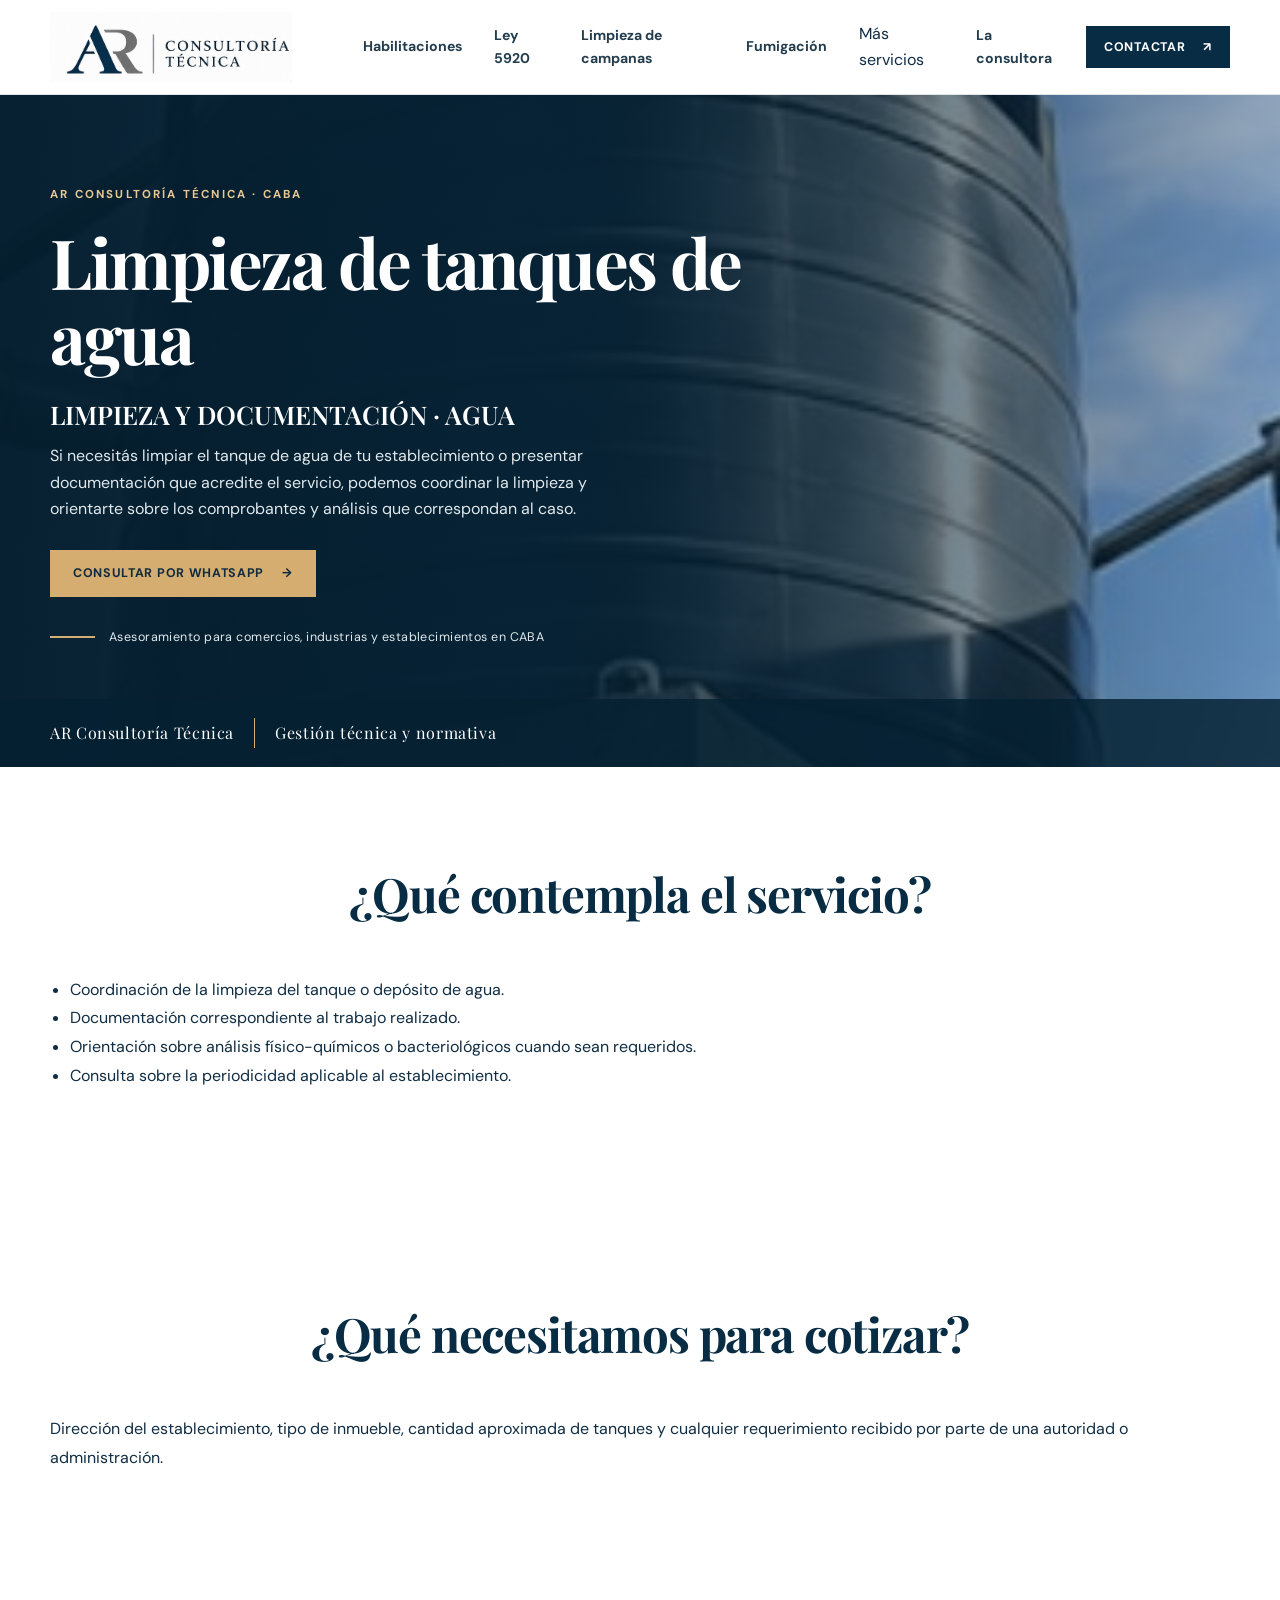
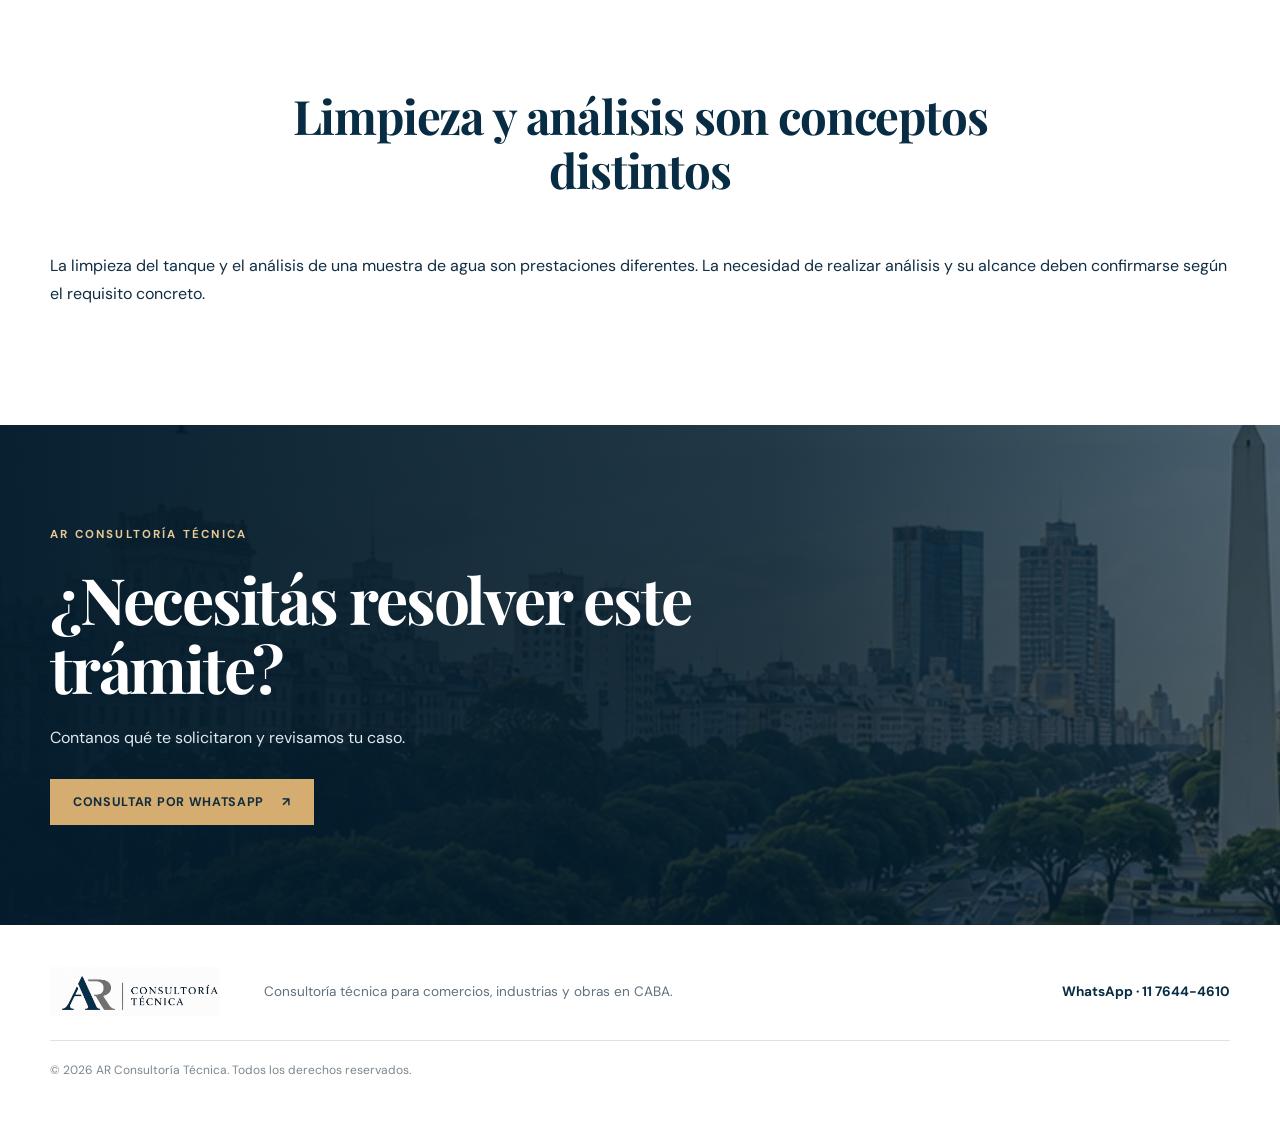
<file: limpieza-tanques-agua.html>
<!DOCTYPE html>
<html lang="es-AR">
<head>
  <meta charset="UTF-8">
  <meta name="viewport" content="width=device-width, initial-scale=1">
  <title>Limpieza de tanques de agua y certificado en CABA | AR Consultoría Técnica</title>
  <meta name="description" content="Coordinación de limpieza de tanques de agua para establecimientos en CABA, con documentación del servicio y orientación sobre análisis de agua cuando corresponda.">
  <meta name="robots" content="index,follow">
  <link rel="canonical" href="https://www.arconsultoria5920.com/limpieza-tanques-agua.html">
  <meta name="theme-color" content="#082c43">
  <meta property="og:title" content="Limpieza de tanques de agua y certificado en CABA | AR Consultoría Técnica">
  <meta property="og:description" content="Coordinación de limpieza de tanques de agua para establecimientos en CABA, con documentación del servicio y orientación sobre análisis de agua cuando corresponda.">
  <meta property="og:type" content="website">
  <meta property="og:url" content="https://www.arconsultoria5920.com/limpieza-tanques-agua.html">
  <meta property="og:image" content="https://www.arconsultoria5920.com/imágenes/imagen12.jpg">
  <link rel="icon" href="recursos/favicon.png" type="image/png">
  <link rel="preconnect" href="https://fonts.googleapis.com">
  <link rel="preconnect" href="https://fonts.gstatic.com" crossorigin>
  <link href="https://fonts.googleapis.com/css2?family=DM+Sans:wght@400;500;600;700&family=Playfair+Display:wght@500;600;700;800&display=swap" rel="stylesheet">
  <link rel="stylesheet" href="styles.css">
  <style>
    .nav-more { position: relative; display: inline-block; }
    .nav-more summary { cursor: pointer; list-style: none; }
    .nav-more summary::-webkit-details-marker { display:none; }
    .nav-more-menu { position:absolute; top:100%; left:0; z-index:1000; min-width:230px; padding:10px; background:#fff; box-shadow:0 8px 24px rgba(0,0,0,.16); border-radius:8px; }
    .nav-more-menu a { display:block; padding:9px 10px; white-space:nowrap; }
    .service-detail ul { padding-left: 1.25rem; line-height:1.8; }
    .service-detail p { line-height:1.8; }
    @media(max-width:760px) { .main-nav {flex-wrap:wrap;} .nav-more-menu {position:static;box-shadow:none;min-width:0;} .nav-more-menu a {white-space:normal;} }
  </style>
  <script async src="https://www.googletagmanager.com/gtag/js?id=G-0QQVSJBLNQ"></script>
  <script>window.dataLayer=window.dataLayer||[];function gtag(){dataLayer.push(arguments);}gtag('js',new Date());gtag('config','G-0QQVSJBLNQ');</script>
</head>
<body>
  <a class="skip-link" href="#contenido">Saltar al contenido</a>
  <header class="site-header">
    <div class="container header-inner">
      <a class="brand" href="index.html" aria-label="AR Consultoría Técnica, inicio"><img src="recursos/nuevologo.png" alt="AR Consultoría Técnica" class="brand-logo"></a>
      <nav class="main-nav" aria-label="Navegación principal">
        <a href="habilitaciones-caba.html">Habilitaciones</a>
        <a href="sistema-autoproteccion-ley-5920.html">Ley 5920</a>
        <a href="limpieza-campanas-conductos.html">Limpieza de campanas</a>
        <a href="certificado-fumigacion.html">Fumigación</a>
        <details class="nav-more"><summary>Más servicios</summary><div class="nav-more-menu">
          <a href="limpieza-tanques-agua.html">Limpieza de tanques</a>
          <a href="registros-ambientales-apra.html">Trámites ambientales APRA</a>
          <a href="seguridad-higiene.html">Seguridad e Higiene</a>
          <a href="registros-planos.html">Registro de planos</a>
          <a href="puesta-a-tierra.html">Puesta a tierra</a>
        </div></details>
        <a href="index.html#nosotros">La consultora</a>
      </nav>
      <a class="button button-small" href="https://wa.me/5491176444610" target="_blank" rel="noopener noreferrer">Contactar <span aria-hidden="true">↗</span></a>
    </div>
  </header>
  <main id="contenido">
    <section class="hero">
      <div class="hero-photo image-tanques" role="img" aria-label="Limpieza de tanques de agua"></div>
      <div class="hero-shade"></div>
      <div class="container hero-content">
        <p class="eyebrow">AR CONSULTORÍA TÉCNICA · CABA</p>
        <h1>Limpieza de tanques de agua</h1>
        <p class="hero-lead">LIMPIEZA Y DOCUMENTACIÓN · AGUA</p>
        <p class="hero-copy">Si necesitás limpiar el tanque de agua de tu establecimiento o presentar documentación que acredite el servicio, podemos coordinar la limpieza y orientarte sobre los comprobantes y análisis que correspondan al caso.</p>
        <a class="button button-gold" href="https://wa.me/5491176444610?text=Hola%2C%20quiero%20consultar%20por%20Limpieza%20de%20tanques%20de%20agua." target="_blank" rel="noopener noreferrer">Consultar por WhatsApp <span aria-hidden="true">→</span></a>
        <div class="hero-proof"><span class="proof-line"></span><span>Asesoramiento para comercios, industrias y establecimientos en CABA</span></div>
      </div>
      <div class="hero-bottom"><span>AR Consultoría Técnica</span><span class="hero-bottom-line"></span><span>Gestión técnica y normativa</span></div>
    </section>
      <section class="section-pad service-detail">
        <div class="container">
          <div class="section-heading"><h2>¿Qué contempla el servicio?</h2></div>
          <ul><li>Coordinación de la limpieza del tanque o depósito de agua.</li><li>Documentación correspondiente al trabajo realizado.</li><li>Orientación sobre análisis físico-químicos o bacteriológicos cuando sean requeridos.</li><li>Consulta sobre la periodicidad aplicable al establecimiento.</li></ul>
        </div>
      </section>
      <section class="section-pad service-detail">
        <div class="container">
          <div class="section-heading"><h2>¿Qué necesitamos para cotizar?</h2></div>
          <p>Dirección del establecimiento, tipo de inmueble, cantidad aproximada de tanques y cualquier requerimiento recibido por parte de una autoridad o administración.</p>
        </div>
      </section>
      <section class="section-pad service-detail">
        <div class="container">
          <div class="section-heading"><h2>Limpieza y análisis son conceptos distintos</h2></div>
          <p>La limpieza del tanque y el análisis de una muestra de agua son prestaciones diferentes. La necesidad de realizar análisis y su alcance deben confirmarse según el requisito concreto.</p>
        </div>
      </section>
    <section class="closing-cta">
      <div class="closing-image" role="img" aria-label="Ciudad de Buenos Aires"></div><div class="closing-overlay"></div>
      <div class="container closing-content">
        <p class="eyebrow">AR CONSULTORÍA TÉCNICA</p>
        <h2>¿Necesitás resolver este trámite?</h2>
        <p>Contanos qué te solicitaron y revisamos tu caso.</p>
        <a class="button button-gold" href="https://wa.me/5491176444610?text=Hola%2C%20quiero%20consultar%20por%20Limpieza%20de%20tanques%20de%20agua." target="_blank" rel="noopener noreferrer">Consultar por WhatsApp <span aria-hidden="true">↗</span></a>
      </div>
    </section>
  </main>
  <footer class="site-footer"><div class="container footer-inner">
    <a href="index.html" aria-label="Volver al inicio"><img src="recursos/nuevologo.png" alt="AR Consultoría Técnica" class="footer-logo"></a>
    <p>Consultoría técnica para comercios, industrias y obras en CABA.</p>
    <a class="footer-contact" href="https://wa.me/5491176444610" target="_blank" rel="noopener noreferrer">WhatsApp · 11 7644-4610</a>
    <small>© 2026 AR Consultoría Técnica. Todos los derechos reservados.</small>
  </div></footer>
</body>
</html>
</file>
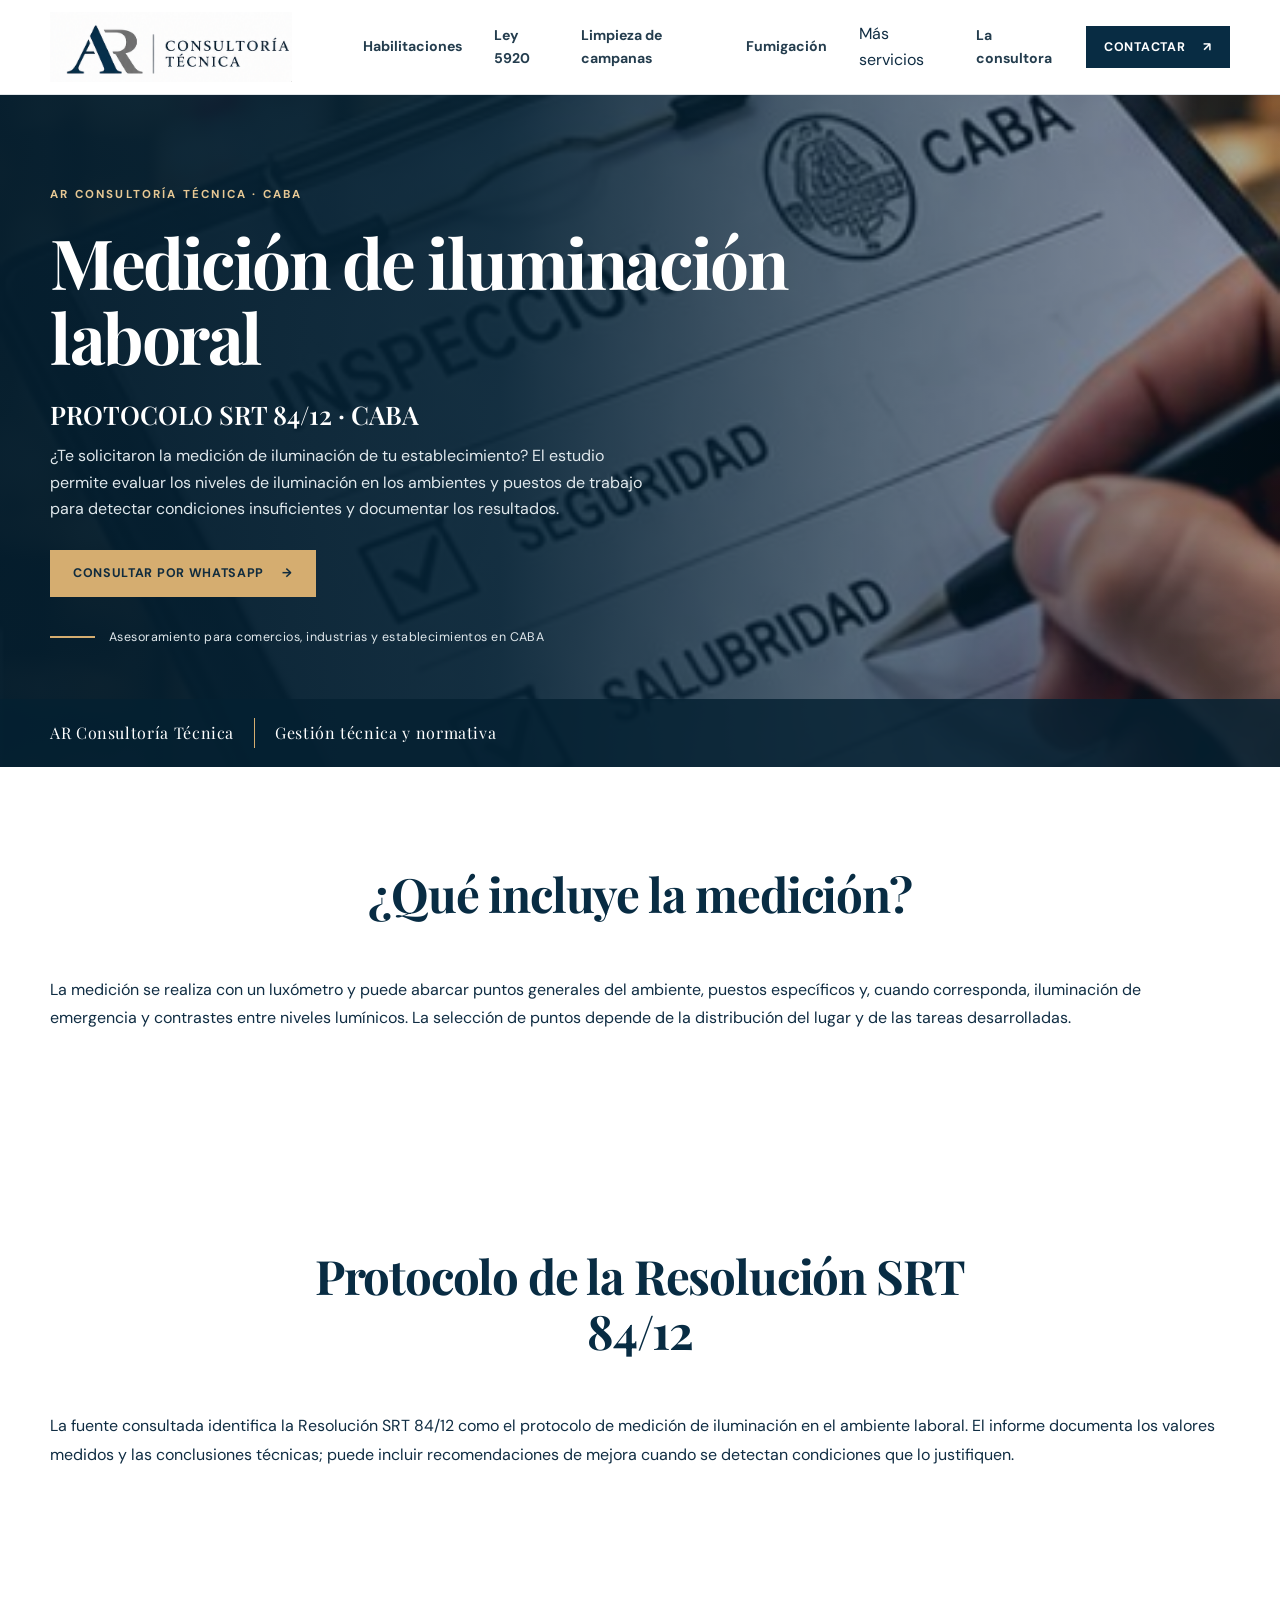
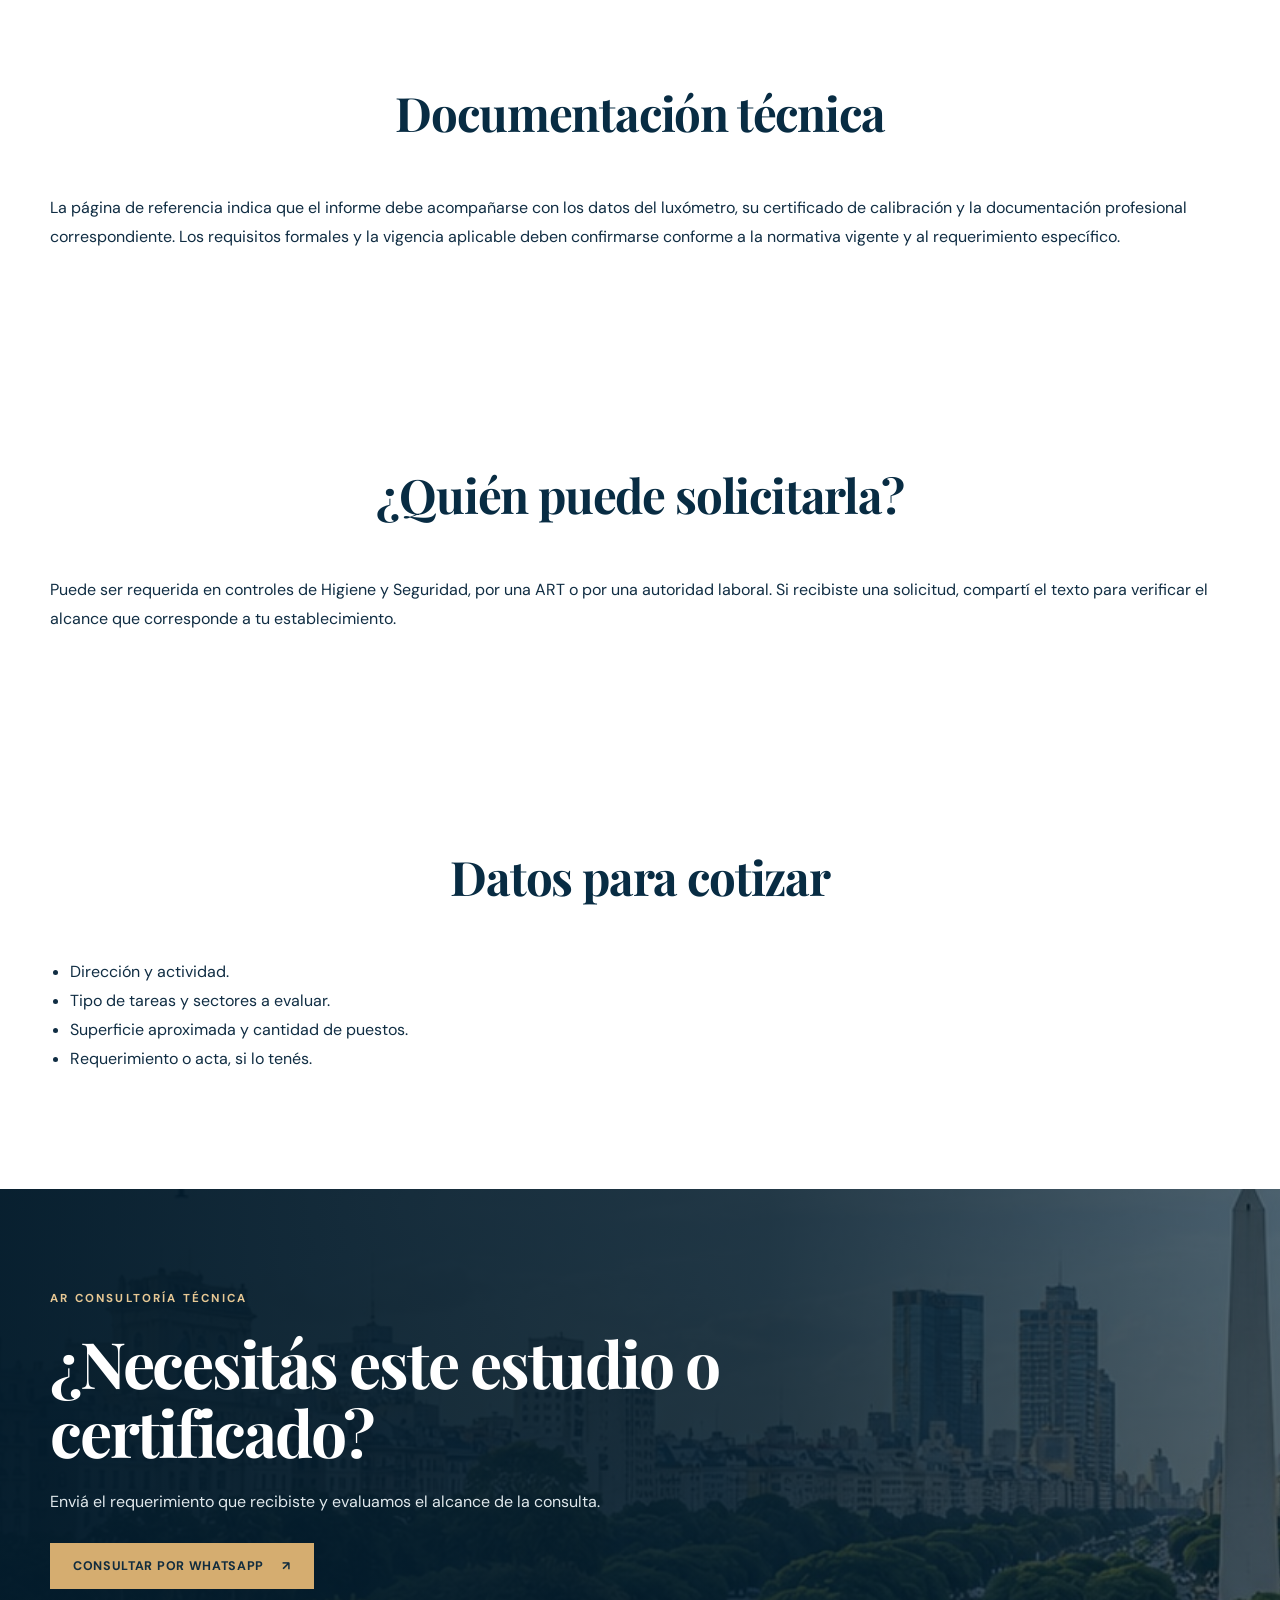
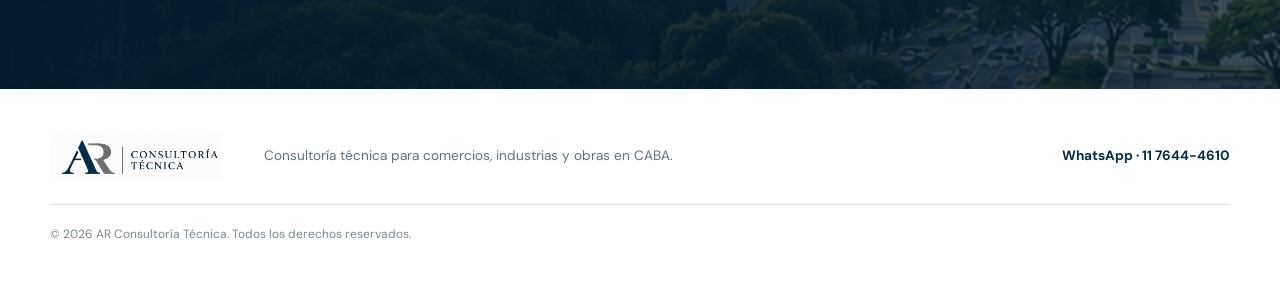
<file: medicion-iluminacion.html>
<!DOCTYPE html>
<html lang="es-AR">
<head>
  <meta charset="UTF-8">
  <meta name="viewport" content="width=device-width, initial-scale=1">
  <title>Medición de iluminación laboral en CABA | Protocolo SRT 84/12</title>
  <meta name="description" content="Medición de iluminación en ambientes y puestos de trabajo en CABA, con informe técnico según el protocolo de la Resolución SRT 84/12.">
  <meta name="robots" content="index,follow">
  <link rel="canonical" href="https://www.arconsultoria5920.com/medicion-iluminacion.html">
  <meta name="theme-color" content="#082c43">
  <meta property="og:title" content="Medición de iluminación laboral en CABA | Protocolo SRT 84/12">
  <meta property="og:description" content="Medición de iluminación en ambientes y puestos de trabajo en CABA, con informe técnico según el protocolo de la Resolución SRT 84/12.">
  <meta property="og:type" content="website">
  <meta property="og:url" content="https://www.arconsultoria5920.com/medicion-iluminacion.html">
  <meta property="og:image" content="https://www.arconsultoria5920.com/imágenes/imagen12.jpg">
  <link rel="icon" href="recursos/favicon.png" type="image/png">
  <link rel="preconnect" href="https://fonts.googleapis.com">
  <link rel="preconnect" href="https://fonts.gstatic.com" crossorigin>
  <link href="https://fonts.googleapis.com/css2?family=DM+Sans:wght@400;500;600;700&family=Playfair+Display:wght@500;600;700;800&display=swap" rel="stylesheet">
  <link rel="stylesheet" href="styles.css">
  <style>
    .nav-more { position:relative; display:inline-block; }
    .nav-more summary { cursor:pointer; list-style:none; }
    .nav-more summary::-webkit-details-marker { display:none; }
    .nav-more-menu { position:absolute; top:100%; left:0; z-index:1000; min-width:230px; padding:10px; background:#fff; box-shadow:0 8px 24px rgba(0,0,0,.16); border-radius:8px; }
    .nav-more-menu a { display:block; padding:9px 10px; white-space:nowrap; }
    .service-detail p, .service-detail li { line-height:1.8; }
    .service-detail ul { padding-left:1.25rem; }
    @media(max-width:760px) { .main-nav {flex-wrap:wrap;} .nav-more-menu {position:static;box-shadow:none;min-width:0;} .nav-more-menu a {white-space:normal;} }
  </style>
  <script async src="https://www.googletagmanager.com/gtag/js?id=G-0QQVSJBLNQ"></script>
  <script>window.dataLayer=window.dataLayer||[];function gtag(){dataLayer.push(arguments);}gtag('js',new Date());gtag('config','G-0QQVSJBLNQ');</script>
</head>
<body>
  <a class="skip-link" href="#contenido">Saltar al contenido</a>
  <header class="site-header">
    <div class="container header-inner">
      <a class="brand" href="index.html" aria-label="AR Consultoría Técnica, inicio"><img src="recursos/nuevologo.png" alt="AR Consultoría Técnica" class="brand-logo"></a>
      <nav class="main-nav" aria-label="Navegación principal">
        <a href="habilitaciones-caba.html">Habilitaciones</a>
        <a href="sistema-autoproteccion-ley-5920.html">Ley 5920</a>
        <a href="limpieza-campanas-conductos.html">Limpieza de campanas</a>
        <a href="certificado-fumigacion.html">Fumigación</a>
        <details class="nav-more"><summary>Más servicios</summary><div class="nav-more-menu">
          <a href="limpieza-tanques-agua.html">Limpieza de tanques</a>
          <a href="registros-ambientales-apra.html">Trámites ambientales APRA</a>
          <a href="seguridad-higiene.html">Seguridad e Higiene</a>
          <a href="registros-planos.html">Registro de planos</a>
          <a href="puesta-a-tierra.html">Puesta a tierra</a>
          <a href="carga-de-fuego.html">Estudio de carga de fuego</a>
          <a href="medicion-iluminacion.html">Medición de iluminación</a>
          <a href="medicion-ruido.html">Medición de ruido</a>
          <a href="certificado-ignifugo.html">Certificado ignífugo</a>
        </div></details>
        <a href="index.html#nosotros">La consultora</a>
      </nav>
      <a class="button button-small" href="https://wa.me/5491176444610" target="_blank" rel="noopener noreferrer">Contactar <span aria-hidden="true">↗</span></a>
    </div>
  </header>
  <main id="contenido">
    <section class="hero">
      <div class="hero-photo image-higiene" role="img" aria-label="Medición de iluminación laboral"></div>
      <div class="hero-shade"></div>
      <div class="container hero-content">
        <p class="eyebrow">AR CONSULTORÍA TÉCNICA · CABA</p>
        <h1>Medición de iluminación laboral</h1>
        <p class="hero-lead">PROTOCOLO SRT 84/12 · CABA</p>
        <p class="hero-copy">¿Te solicitaron la medición de iluminación de tu establecimiento? El estudio permite evaluar los niveles de iluminación en los ambientes y puestos de trabajo para detectar condiciones insuficientes y documentar los resultados.</p>
        <a class="button button-gold" href="https://wa.me/5491176444610?text=Hola%2C%20quiero%20consultar%20por%20Medici%C3%B3n%20de%20iluminaci%C3%B3n%20laboral." target="_blank" rel="noopener noreferrer">Consultar por WhatsApp <span aria-hidden="true">→</span></a>
        <div class="hero-proof"><span class="proof-line"></span><span>Asesoramiento para comercios, industrias y establecimientos en CABA</span></div>
      </div>
      <div class="hero-bottom"><span>AR Consultoría Técnica</span><span class="hero-bottom-line"></span><span>Gestión técnica y normativa</span></div>
    </section>
    <section class="section-pad service-detail">
      <div class="container">
        <div class="section-heading"><h2>¿Qué incluye la medición?</h2></div>
        <p>La medición se realiza con un luxómetro y puede abarcar puntos generales del ambiente, puestos específicos y, cuando corresponda, iluminación de emergencia y contrastes entre niveles lumínicos. La selección de puntos depende de la distribución del lugar y de las tareas desarrolladas.</p>
      </div>
    </section>
    <section class="section-pad service-detail">
      <div class="container">
        <div class="section-heading"><h2>Protocolo de la Resolución SRT 84/12</h2></div>
        <p>La fuente consultada identifica la Resolución SRT 84/12 como el protocolo de medición de iluminación en el ambiente laboral. El informe documenta los valores medidos y las conclusiones técnicas; puede incluir recomendaciones de mejora cuando se detectan condiciones que lo justifiquen.</p>
      </div>
    </section>
    <section class="section-pad service-detail">
      <div class="container">
        <div class="section-heading"><h2>Documentación técnica</h2></div>
        <p>La página de referencia indica que el informe debe acompañarse con los datos del luxómetro, su certificado de calibración y la documentación profesional correspondiente. Los requisitos formales y la vigencia aplicable deben confirmarse conforme a la normativa vigente y al requerimiento específico.</p>
      </div>
    </section>
    <section class="section-pad service-detail">
      <div class="container">
        <div class="section-heading"><h2>¿Quién puede solicitarla?</h2></div>
        <p>Puede ser requerida en controles de Higiene y Seguridad, por una ART o por una autoridad laboral. Si recibiste una solicitud, compartí el texto para verificar el alcance que corresponde a tu establecimiento.</p>
      </div>
    </section>
    <section class="section-pad service-detail">
      <div class="container">
        <div class="section-heading"><h2>Datos para cotizar</h2></div>
        <ul><li>Dirección y actividad.</li><li>Tipo de tareas y sectores a evaluar.</li><li>Superficie aproximada y cantidad de puestos.</li><li>Requerimiento o acta, si lo tenés.</li></ul>
      </div>
    </section>
    <section class="closing-cta">
      <div class="closing-image" role="img" aria-label="Ciudad de Buenos Aires"></div><div class="closing-overlay"></div>
      <div class="container closing-content">
        <p class="eyebrow">AR CONSULTORÍA TÉCNICA</p>
        <h2>¿Necesitás este estudio o certificado?</h2>
        <p>Enviá el requerimiento que recibiste y evaluamos el alcance de la consulta.</p>
        <a class="button button-gold" href="https://wa.me/5491176444610?text=Hola%2C%20quiero%20consultar%20por%20Medici%C3%B3n%20de%20iluminaci%C3%B3n%20laboral." target="_blank" rel="noopener noreferrer">Consultar por WhatsApp <span aria-hidden="true">↗</span></a>
      </div>
    </section>
  </main>
  <footer class="site-footer"><div class="container footer-inner">
    <a href="index.html" aria-label="Volver al inicio"><img src="recursos/nuevologo.png" alt="AR Consultoría Técnica" class="footer-logo"></a>
    <p>Consultoría técnica para comercios, industrias y obras en CABA.</p>
    <a class="footer-contact" href="https://wa.me/5491176444610" target="_blank" rel="noopener noreferrer">WhatsApp · 11 7644-4610</a>
    <small>© 2026 AR Consultoría Técnica. Todos los derechos reservados.</small>
  </div></footer>
</body>
</html>
</file>
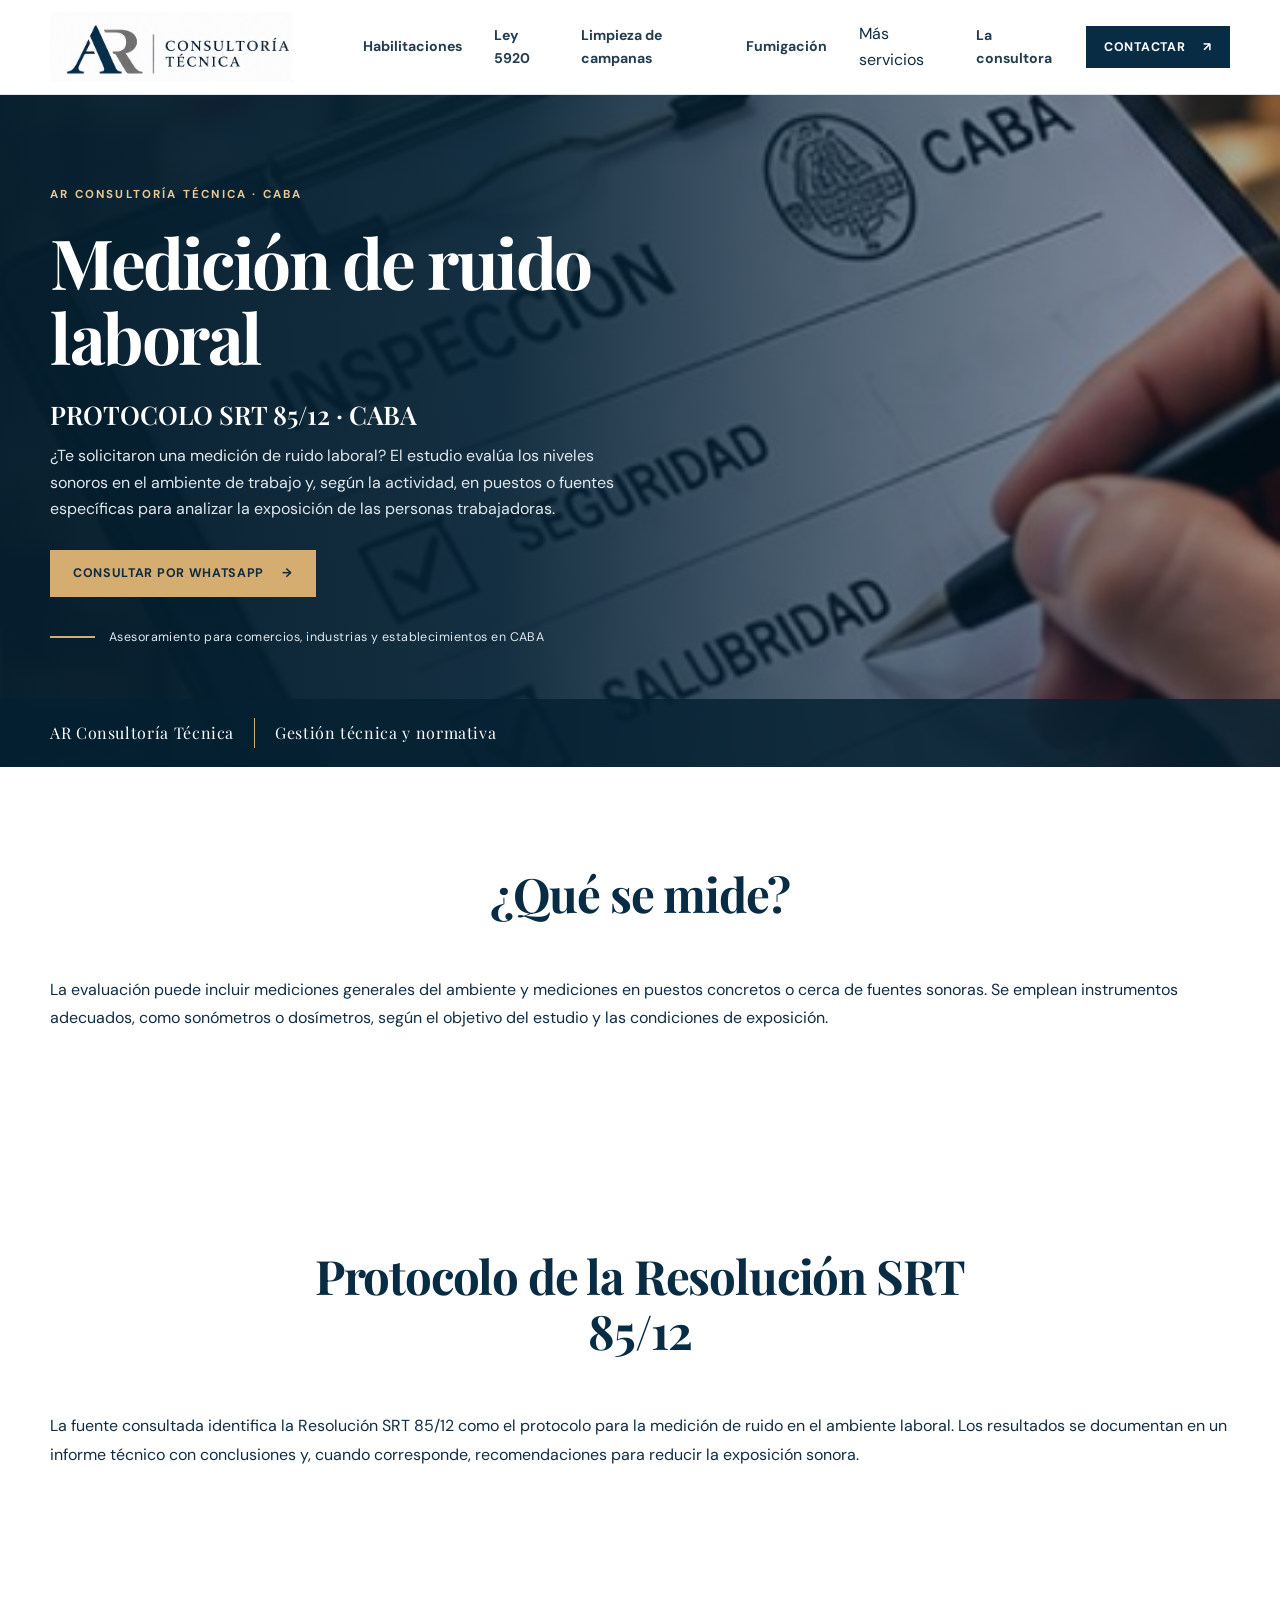
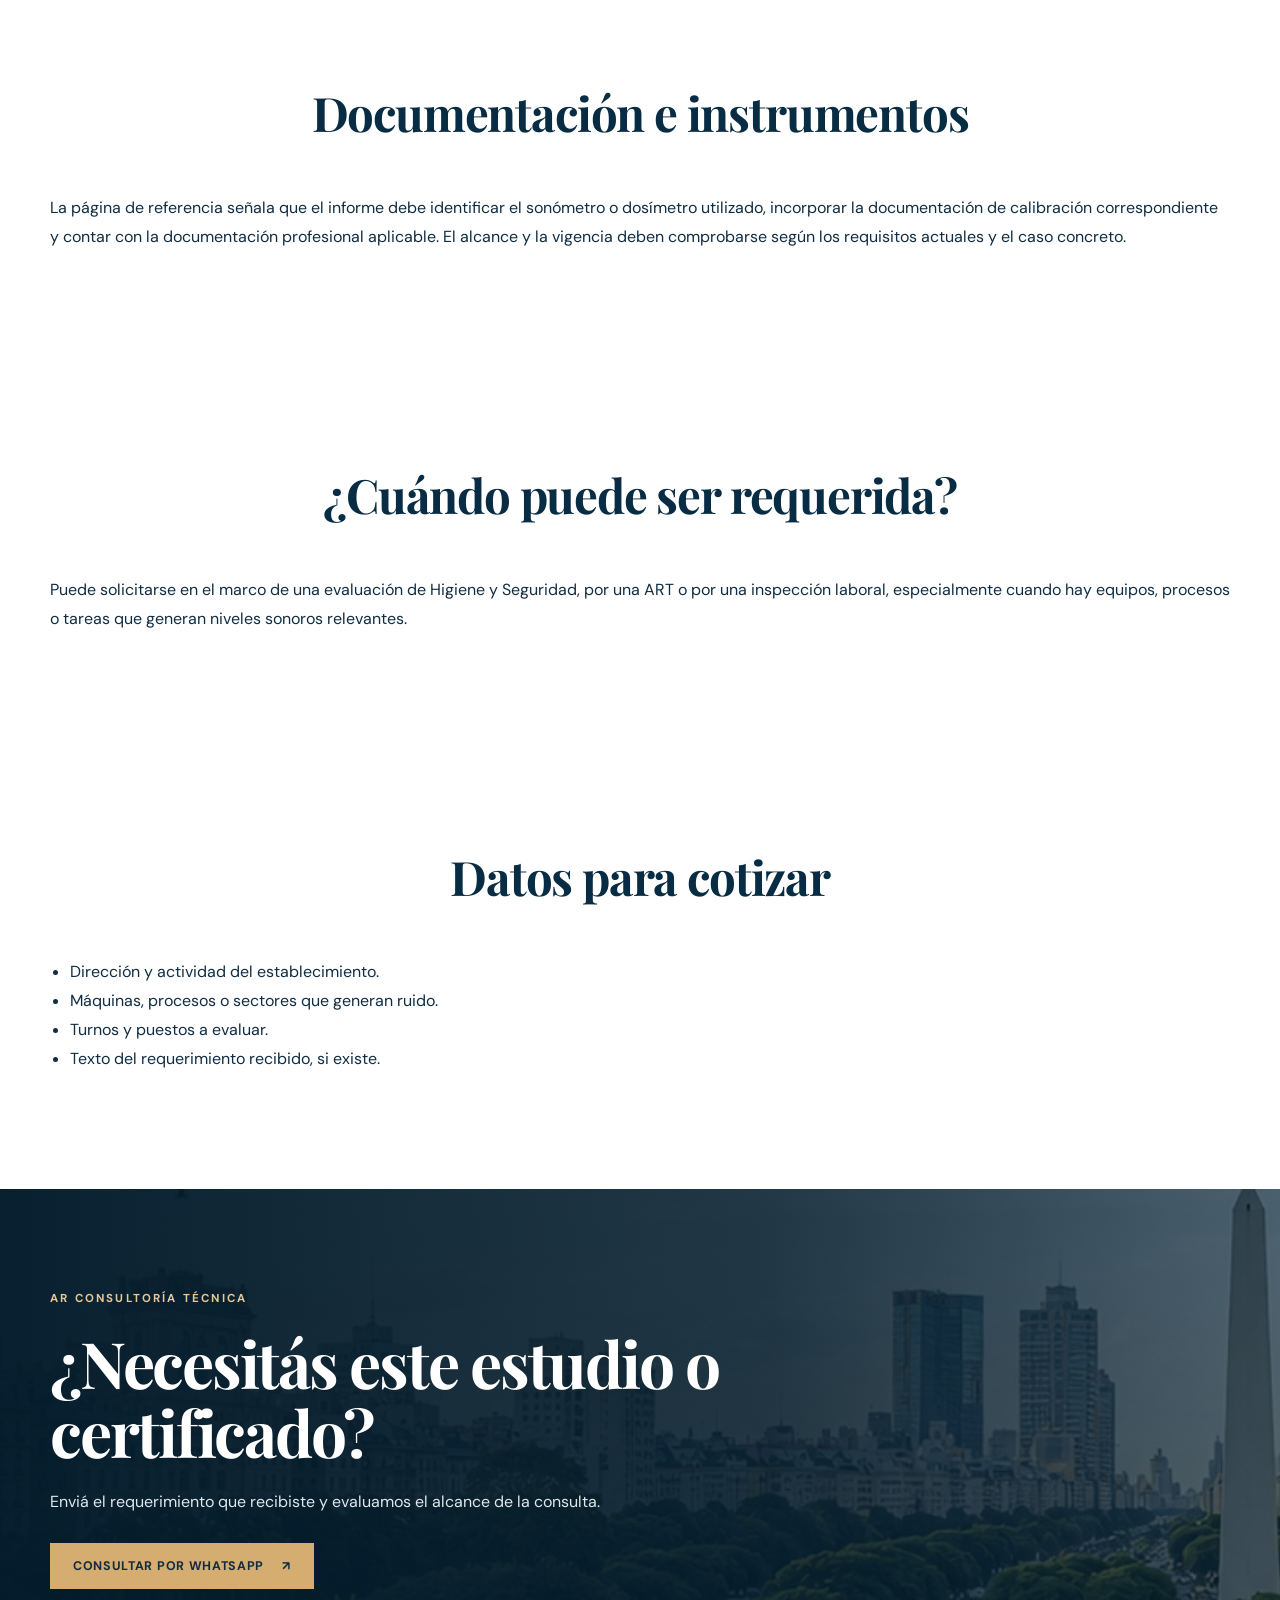
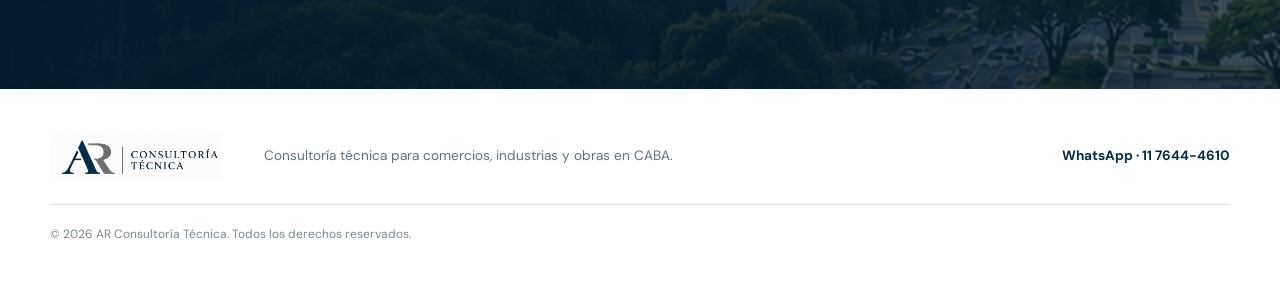
<file: medicion-ruido.html>
<!DOCTYPE html>
<html lang="es-AR">
<head>
  <meta charset="UTF-8">
  <meta name="viewport" content="width=device-width, initial-scale=1">
  <title>Medición de ruido laboral en CABA | Protocolo SRT 85/12</title>
  <meta name="description" content="Medición de ruido en el ambiente laboral en CABA. Evaluación de exposición sonora e informe técnico conforme al protocolo de la Resolución SRT 85/12.">
  <meta name="robots" content="index,follow">
  <link rel="canonical" href="https://www.arconsultoria5920.com/medicion-ruido.html">
  <meta name="theme-color" content="#082c43">
  <meta property="og:title" content="Medición de ruido laboral en CABA | Protocolo SRT 85/12">
  <meta property="og:description" content="Medición de ruido en el ambiente laboral en CABA. Evaluación de exposición sonora e informe técnico conforme al protocolo de la Resolución SRT 85/12.">
  <meta property="og:type" content="website">
  <meta property="og:url" content="https://www.arconsultoria5920.com/medicion-ruido.html">
  <meta property="og:image" content="https://www.arconsultoria5920.com/imágenes/imagen12.jpg">
  <link rel="icon" href="recursos/favicon.png" type="image/png">
  <link rel="preconnect" href="https://fonts.googleapis.com">
  <link rel="preconnect" href="https://fonts.gstatic.com" crossorigin>
  <link href="https://fonts.googleapis.com/css2?family=DM+Sans:wght@400;500;600;700&family=Playfair+Display:wght@500;600;700;800&display=swap" rel="stylesheet">
  <link rel="stylesheet" href="styles.css">
  <style>
    .nav-more { position:relative; display:inline-block; }
    .nav-more summary { cursor:pointer; list-style:none; }
    .nav-more summary::-webkit-details-marker { display:none; }
    .nav-more-menu { position:absolute; top:100%; left:0; z-index:1000; min-width:230px; padding:10px; background:#fff; box-shadow:0 8px 24px rgba(0,0,0,.16); border-radius:8px; }
    .nav-more-menu a { display:block; padding:9px 10px; white-space:nowrap; }
    .service-detail p, .service-detail li { line-height:1.8; }
    .service-detail ul { padding-left:1.25rem; }
    @media(max-width:760px) { .main-nav {flex-wrap:wrap;} .nav-more-menu {position:static;box-shadow:none;min-width:0;} .nav-more-menu a {white-space:normal;} }
  </style>
  <script async src="https://www.googletagmanager.com/gtag/js?id=G-0QQVSJBLNQ"></script>
  <script>window.dataLayer=window.dataLayer||[];function gtag(){dataLayer.push(arguments);}gtag('js',new Date());gtag('config','G-0QQVSJBLNQ');</script>
</head>
<body>
  <a class="skip-link" href="#contenido">Saltar al contenido</a>
  <header class="site-header">
    <div class="container header-inner">
      <a class="brand" href="index.html" aria-label="AR Consultoría Técnica, inicio"><img src="recursos/nuevologo.png" alt="AR Consultoría Técnica" class="brand-logo"></a>
      <nav class="main-nav" aria-label="Navegación principal">
        <a href="habilitaciones-caba.html">Habilitaciones</a>
        <a href="sistema-autoproteccion-ley-5920.html">Ley 5920</a>
        <a href="limpieza-campanas-conductos.html">Limpieza de campanas</a>
        <a href="certificado-fumigacion.html">Fumigación</a>
        <details class="nav-more"><summary>Más servicios</summary><div class="nav-more-menu">
          <a href="limpieza-tanques-agua.html">Limpieza de tanques</a>
          <a href="registros-ambientales-apra.html">Trámites ambientales APRA</a>
          <a href="seguridad-higiene.html">Seguridad e Higiene</a>
          <a href="registros-planos.html">Registro de planos</a>
          <a href="puesta-a-tierra.html">Puesta a tierra</a>
          <a href="carga-de-fuego.html">Estudio de carga de fuego</a>
          <a href="medicion-iluminacion.html">Medición de iluminación</a>
          <a href="medicion-ruido.html">Medición de ruido</a>
          <a href="certificado-ignifugo.html">Certificado ignífugo</a>
        </div></details>
        <a href="index.html#nosotros">La consultora</a>
      </nav>
      <a class="button button-small" href="https://wa.me/5491176444610" target="_blank" rel="noopener noreferrer">Contactar <span aria-hidden="true">↗</span></a>
    </div>
  </header>
  <main id="contenido">
    <section class="hero">
      <div class="hero-photo image-higiene" role="img" aria-label="Medición de ruido laboral"></div>
      <div class="hero-shade"></div>
      <div class="container hero-content">
        <p class="eyebrow">AR CONSULTORÍA TÉCNICA · CABA</p>
        <h1>Medición de ruido laboral</h1>
        <p class="hero-lead">PROTOCOLO SRT 85/12 · CABA</p>
        <p class="hero-copy">¿Te solicitaron una medición de ruido laboral? El estudio evalúa los niveles sonoros en el ambiente de trabajo y, según la actividad, en puestos o fuentes específicas para analizar la exposición de las personas trabajadoras.</p>
        <a class="button button-gold" href="https://wa.me/5491176444610?text=Hola%2C%20quiero%20consultar%20por%20Medici%C3%B3n%20de%20ruido%20laboral." target="_blank" rel="noopener noreferrer">Consultar por WhatsApp <span aria-hidden="true">→</span></a>
        <div class="hero-proof"><span class="proof-line"></span><span>Asesoramiento para comercios, industrias y establecimientos en CABA</span></div>
      </div>
      <div class="hero-bottom"><span>AR Consultoría Técnica</span><span class="hero-bottom-line"></span><span>Gestión técnica y normativa</span></div>
    </section>
    <section class="section-pad service-detail">
      <div class="container">
        <div class="section-heading"><h2>¿Qué se mide?</h2></div>
        <p>La evaluación puede incluir mediciones generales del ambiente y mediciones en puestos concretos o cerca de fuentes sonoras. Se emplean instrumentos adecuados, como sonómetros o dosímetros, según el objetivo del estudio y las condiciones de exposición.</p>
      </div>
    </section>
    <section class="section-pad service-detail">
      <div class="container">
        <div class="section-heading"><h2>Protocolo de la Resolución SRT 85/12</h2></div>
        <p>La fuente consultada identifica la Resolución SRT 85/12 como el protocolo para la medición de ruido en el ambiente laboral. Los resultados se documentan en un informe técnico con conclusiones y, cuando corresponde, recomendaciones para reducir la exposición sonora.</p>
      </div>
    </section>
    <section class="section-pad service-detail">
      <div class="container">
        <div class="section-heading"><h2>Documentación e instrumentos</h2></div>
        <p>La página de referencia señala que el informe debe identificar el sonómetro o dosímetro utilizado, incorporar la documentación de calibración correspondiente y contar con la documentación profesional aplicable. El alcance y la vigencia deben comprobarse según los requisitos actuales y el caso concreto.</p>
      </div>
    </section>
    <section class="section-pad service-detail">
      <div class="container">
        <div class="section-heading"><h2>¿Cuándo puede ser requerida?</h2></div>
        <p>Puede solicitarse en el marco de una evaluación de Higiene y Seguridad, por una ART o por una inspección laboral, especialmente cuando hay equipos, procesos o tareas que generan niveles sonoros relevantes.</p>
      </div>
    </section>
    <section class="section-pad service-detail">
      <div class="container">
        <div class="section-heading"><h2>Datos para cotizar</h2></div>
        <ul><li>Dirección y actividad del establecimiento.</li><li>Máquinas, procesos o sectores que generan ruido.</li><li>Turnos y puestos a evaluar.</li><li>Texto del requerimiento recibido, si existe.</li></ul>
      </div>
    </section>
    <section class="closing-cta">
      <div class="closing-image" role="img" aria-label="Ciudad de Buenos Aires"></div><div class="closing-overlay"></div>
      <div class="container closing-content">
        <p class="eyebrow">AR CONSULTORÍA TÉCNICA</p>
        <h2>¿Necesitás este estudio o certificado?</h2>
        <p>Enviá el requerimiento que recibiste y evaluamos el alcance de la consulta.</p>
        <a class="button button-gold" href="https://wa.me/5491176444610?text=Hola%2C%20quiero%20consultar%20por%20Medici%C3%B3n%20de%20ruido%20laboral." target="_blank" rel="noopener noreferrer">Consultar por WhatsApp <span aria-hidden="true">↗</span></a>
      </div>
    </section>
  </main>
  <footer class="site-footer"><div class="container footer-inner">
    <a href="index.html" aria-label="Volver al inicio"><img src="recursos/nuevologo.png" alt="AR Consultoría Técnica" class="footer-logo"></a>
    <p>Consultoría técnica para comercios, industrias y obras en CABA.</p>
    <a class="footer-contact" href="https://wa.me/5491176444610" target="_blank" rel="noopener noreferrer">WhatsApp · 11 7644-4610</a>
    <small>© 2026 AR Consultoría Técnica. Todos los derechos reservados.</small>
  </div></footer>
</body>
</html>
</file>
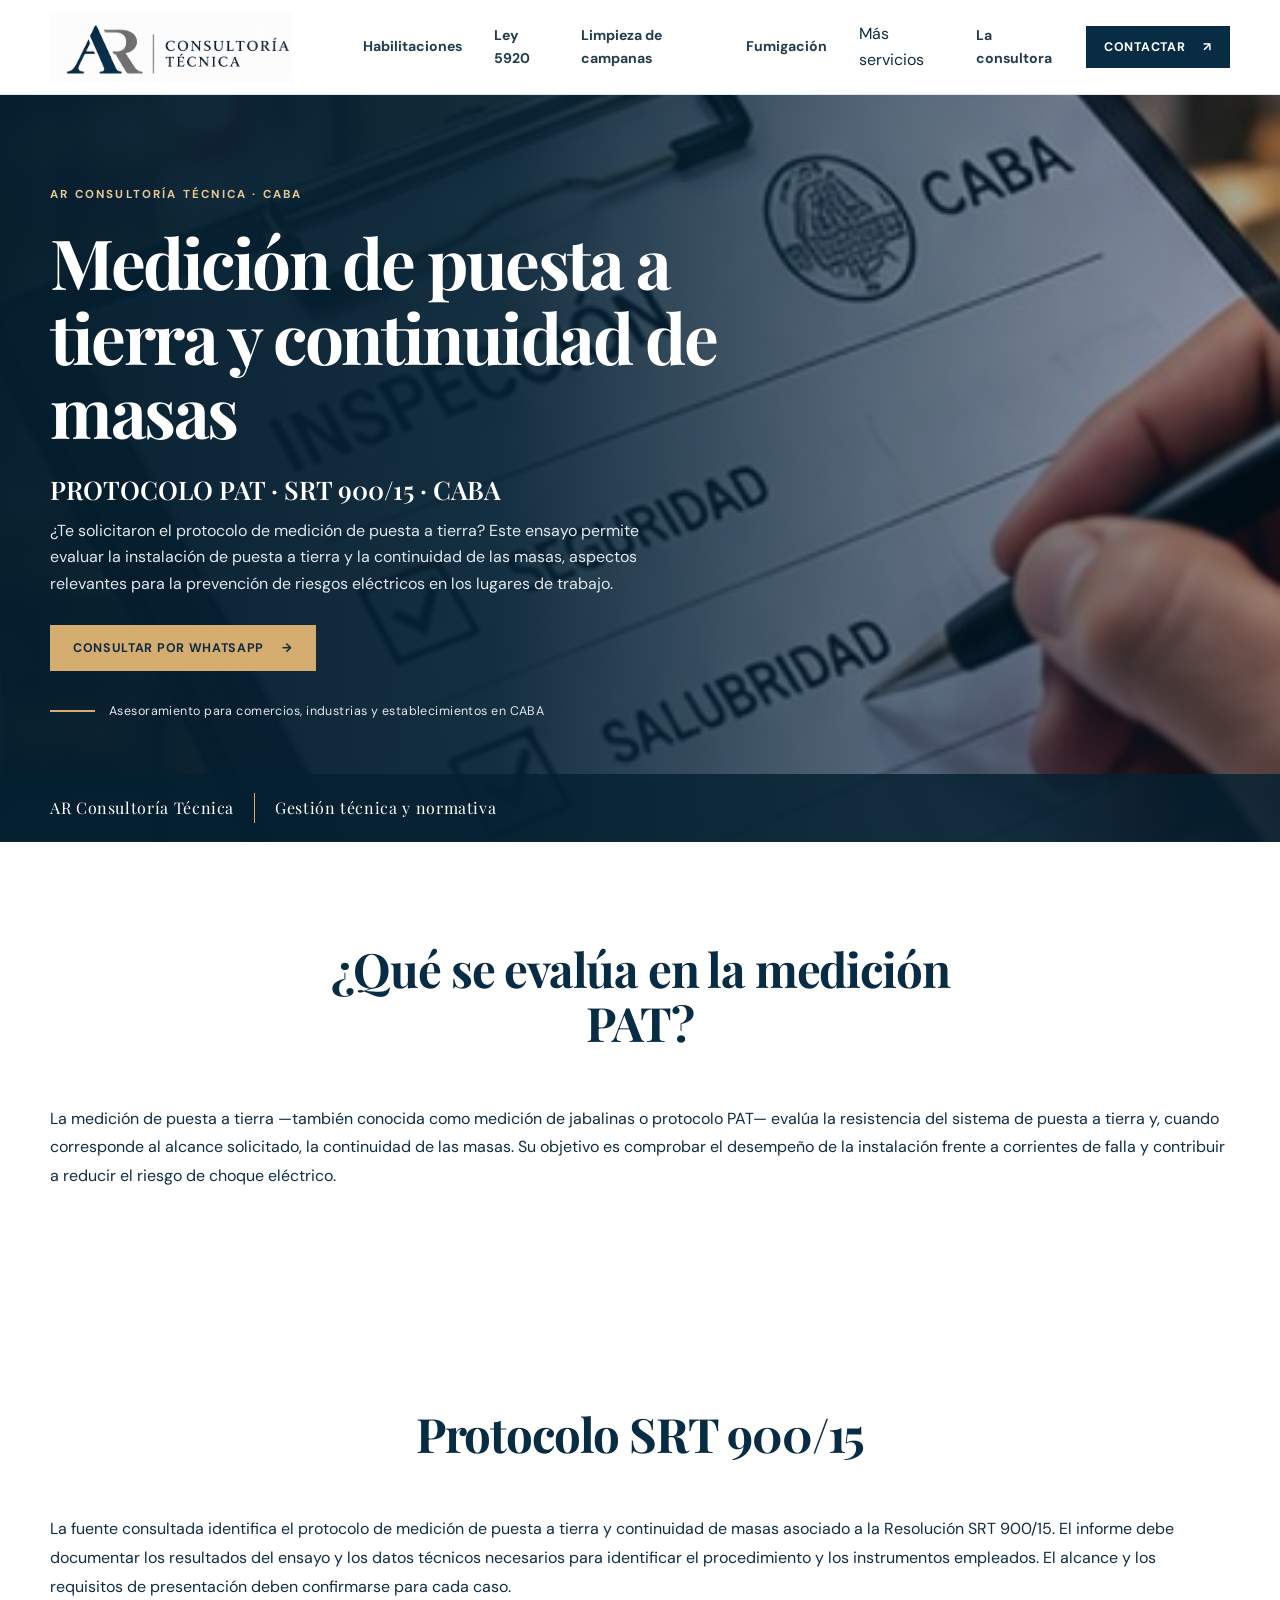
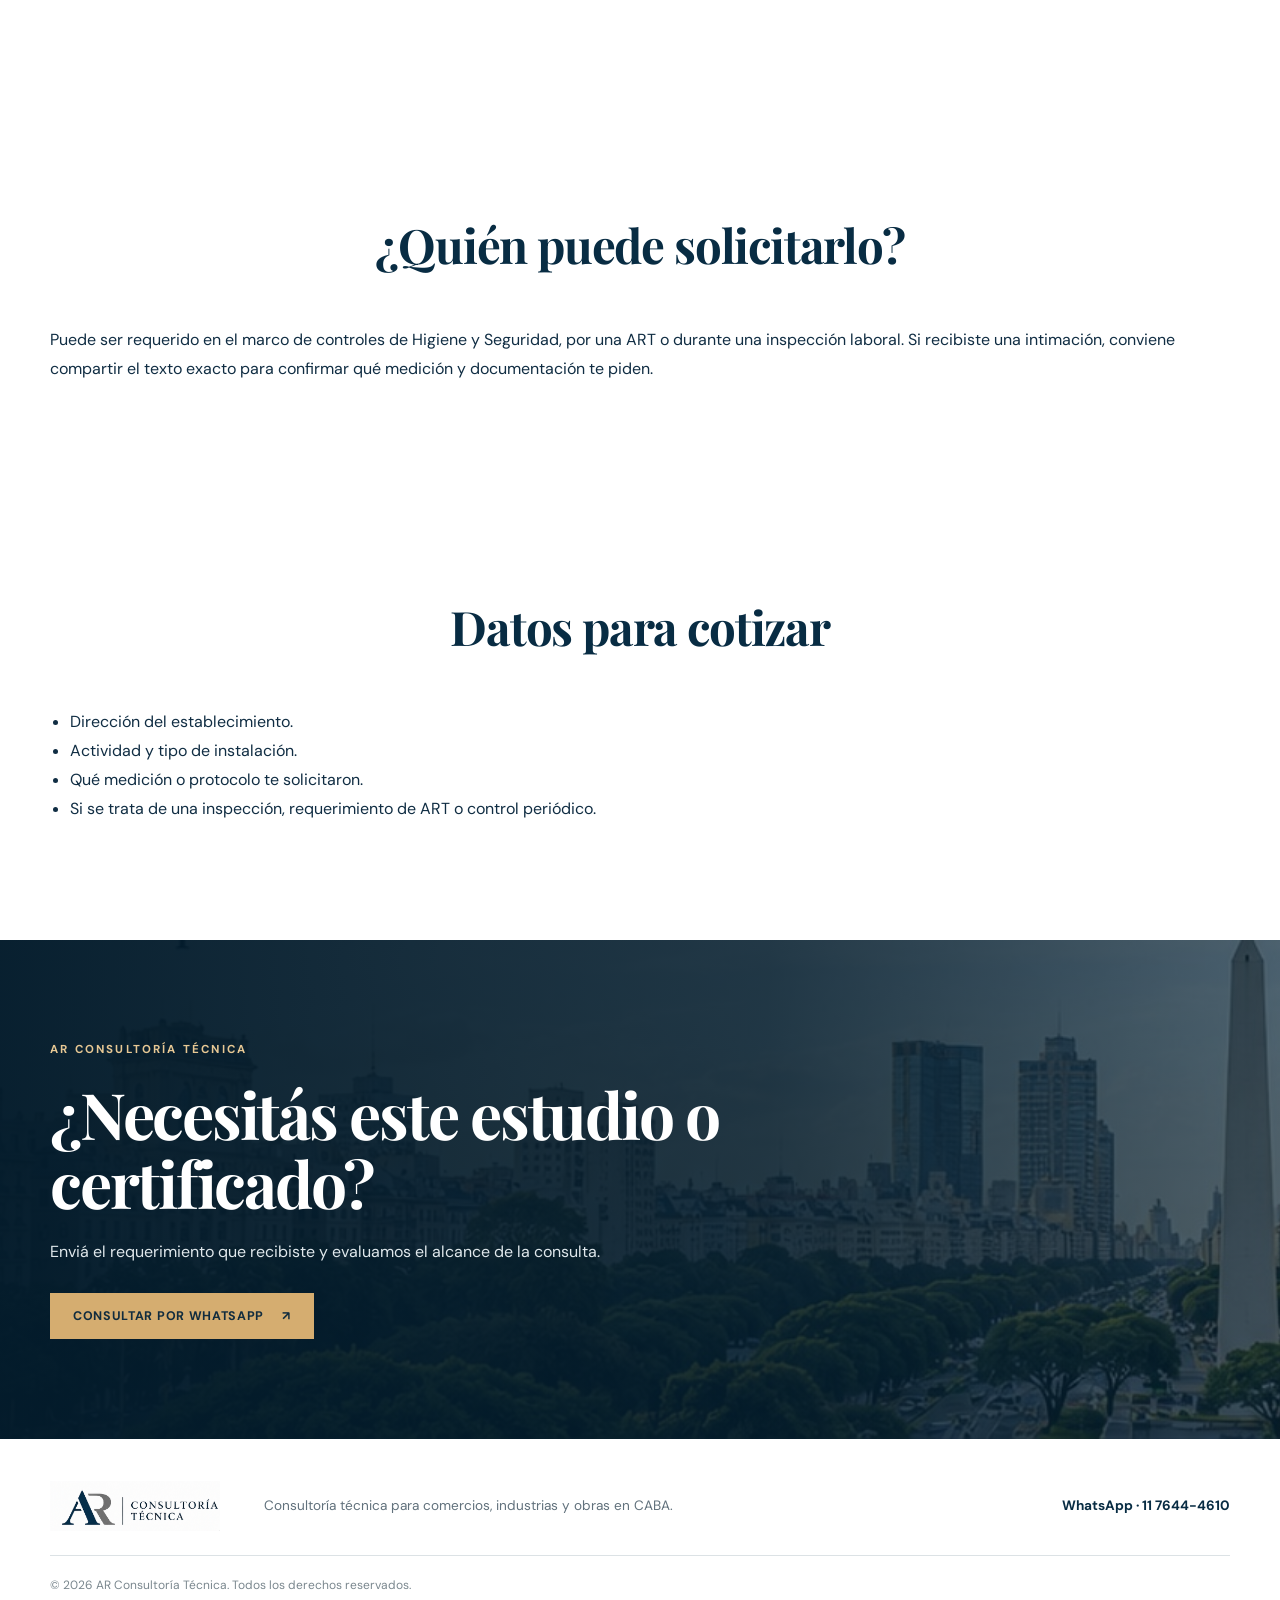
<file: puesta-a-tierra.html>
<!DOCTYPE html>
<html lang="es-AR">
<head>
  <meta charset="UTF-8">
  <meta name="viewport" content="width=device-width, initial-scale=1">
  <title>Medición de puesta a tierra y continuidad de masas en CABA | AR Consultoría Técnica</title>
  <meta name="description" content="Medición de puesta a tierra (PAT), jabalinas y continuidad de masas en CABA. Consultá por el protocolo SRT 900/15 y la documentación técnica requerida.">
  <meta name="robots" content="index,follow">
  <link rel="canonical" href="https://www.arconsultoria5920.com/puesta-a-tierra.html">
  <meta name="theme-color" content="#082c43">
  <meta property="og:title" content="Medición de puesta a tierra y continuidad de masas en CABA | AR Consultoría Técnica">
  <meta property="og:description" content="Medición de puesta a tierra (PAT), jabalinas y continuidad de masas en CABA. Consultá por el protocolo SRT 900/15 y la documentación técnica requerida.">
  <meta property="og:type" content="website">
  <meta property="og:url" content="https://www.arconsultoria5920.com/puesta-a-tierra.html">
  <meta property="og:image" content="https://www.arconsultoria5920.com/imágenes/imagen12.jpg">
  <link rel="icon" href="recursos/favicon.png" type="image/png">
  <link rel="preconnect" href="https://fonts.googleapis.com">
  <link rel="preconnect" href="https://fonts.gstatic.com" crossorigin>
  <link href="https://fonts.googleapis.com/css2?family=DM+Sans:wght@400;500;600;700&family=Playfair+Display:wght@500;600;700;800&display=swap" rel="stylesheet">
  <link rel="stylesheet" href="styles.css">
  <style>
    .nav-more { position:relative; display:inline-block; }
    .nav-more summary { cursor:pointer; list-style:none; }
    .nav-more summary::-webkit-details-marker { display:none; }
    .nav-more-menu { position:absolute; top:100%; left:0; z-index:1000; min-width:230px; padding:10px; background:#fff; box-shadow:0 8px 24px rgba(0,0,0,.16); border-radius:8px; }
    .nav-more-menu a { display:block; padding:9px 10px; white-space:nowrap; }
    .service-detail p, .service-detail li { line-height:1.8; }
    .service-detail ul { padding-left:1.25rem; }
    @media(max-width:760px) { .main-nav {flex-wrap:wrap;} .nav-more-menu {position:static;box-shadow:none;min-width:0;} .nav-more-menu a {white-space:normal;} }
  </style>
  <script async src="https://www.googletagmanager.com/gtag/js?id=G-0QQVSJBLNQ"></script>
  <script>window.dataLayer=window.dataLayer||[];function gtag(){dataLayer.push(arguments);}gtag('js',new Date());gtag('config','G-0QQVSJBLNQ');</script>
</head>
<body>
  <a class="skip-link" href="#contenido">Saltar al contenido</a>
  <header class="site-header">
    <div class="container header-inner">
      <a class="brand" href="index.html" aria-label="AR Consultoría Técnica, inicio"><img src="recursos/nuevologo.png" alt="AR Consultoría Técnica" class="brand-logo"></a>
      <nav class="main-nav" aria-label="Navegación principal">
        <a href="habilitaciones-caba.html">Habilitaciones</a>
        <a href="sistema-autoproteccion-ley-5920.html">Ley 5920</a>
        <a href="limpieza-campanas-conductos.html">Limpieza de campanas</a>
        <a href="certificado-fumigacion.html">Fumigación</a>
        <details class="nav-more"><summary>Más servicios</summary><div class="nav-more-menu">
          <a href="limpieza-tanques-agua.html">Limpieza de tanques</a>
          <a href="registros-ambientales-apra.html">Trámites ambientales APRA</a>
          <a href="seguridad-higiene.html">Seguridad e Higiene</a>
          <a href="registros-planos.html">Registro de planos</a>
          <a href="puesta-a-tierra.html">Puesta a tierra</a>
          <a href="carga-de-fuego.html">Estudio de carga de fuego</a>
          <a href="medicion-iluminacion.html">Medición de iluminación</a>
          <a href="medicion-ruido.html">Medición de ruido</a>
          <a href="certificado-ignifugo.html">Certificado ignífugo</a>
        </div></details>
        <a href="index.html#nosotros">La consultora</a>
      </nav>
      <a class="button button-small" href="https://wa.me/5491176444610" target="_blank" rel="noopener noreferrer">Contactar <span aria-hidden="true">↗</span></a>
    </div>
  </header>
  <main id="contenido">
    <section class="hero">
      <div class="hero-photo image-higiene" role="img" aria-label="Medición de puesta a tierra y continuidad de masas"></div>
      <div class="hero-shade"></div>
      <div class="container hero-content">
        <p class="eyebrow">AR CONSULTORÍA TÉCNICA · CABA</p>
        <h1>Medición de puesta a tierra y continuidad de masas</h1>
        <p class="hero-lead">PROTOCOLO PAT · SRT 900/15 · CABA</p>
        <p class="hero-copy">¿Te solicitaron el protocolo de medición de puesta a tierra? Este ensayo permite evaluar la instalación de puesta a tierra y la continuidad de las masas, aspectos relevantes para la prevención de riesgos eléctricos en los lugares de trabajo.</p>
        <a class="button button-gold" href="https://wa.me/5491176444610?text=Hola%2C%20quiero%20consultar%20por%20Medici%C3%B3n%20de%20puesta%20a%20tierra%20y%20continuidad%20de%20masas." target="_blank" rel="noopener noreferrer">Consultar por WhatsApp <span aria-hidden="true">→</span></a>
        <div class="hero-proof"><span class="proof-line"></span><span>Asesoramiento para comercios, industrias y establecimientos en CABA</span></div>
      </div>
      <div class="hero-bottom"><span>AR Consultoría Técnica</span><span class="hero-bottom-line"></span><span>Gestión técnica y normativa</span></div>
    </section>
    <section class="section-pad service-detail">
      <div class="container">
        <div class="section-heading"><h2>¿Qué se evalúa en la medición PAT?</h2></div>
        <p>La medición de puesta a tierra —también conocida como medición de jabalinas o protocolo PAT— evalúa la resistencia del sistema de puesta a tierra y, cuando corresponde al alcance solicitado, la continuidad de las masas. Su objetivo es comprobar el desempeño de la instalación frente a corrientes de falla y contribuir a reducir el riesgo de choque eléctrico.</p>
      </div>
    </section>
    <section class="section-pad service-detail">
      <div class="container">
        <div class="section-heading"><h2>Protocolo SRT 900/15</h2></div>
        <p>La fuente consultada identifica el protocolo de medición de puesta a tierra y continuidad de masas asociado a la Resolución SRT 900/15. El informe debe documentar los resultados del ensayo y los datos técnicos necesarios para identificar el procedimiento y los instrumentos empleados. El alcance y los requisitos de presentación deben confirmarse para cada caso.</p>
      </div>
    </section>
    <section class="section-pad service-detail">
      <div class="container">
        <div class="section-heading"><h2>¿Quién puede solicitarlo?</h2></div>
        <p>Puede ser requerido en el marco de controles de Higiene y Seguridad, por una ART o durante una inspección laboral. Si recibiste una intimación, conviene compartir el texto exacto para confirmar qué medición y documentación te piden.</p>
      </div>
    </section>
    <section class="section-pad service-detail">
      <div class="container">
        <div class="section-heading"><h2>Datos para cotizar</h2></div>
        <ul><li>Dirección del establecimiento.</li><li>Actividad y tipo de instalación.</li><li>Qué medición o protocolo te solicitaron.</li><li>Si se trata de una inspección, requerimiento de ART o control periódico.</li></ul>
      </div>
    </section>
    <section class="closing-cta">
      <div class="closing-image" role="img" aria-label="Ciudad de Buenos Aires"></div><div class="closing-overlay"></div>
      <div class="container closing-content">
        <p class="eyebrow">AR CONSULTORÍA TÉCNICA</p>
        <h2>¿Necesitás este estudio o certificado?</h2>
        <p>Enviá el requerimiento que recibiste y evaluamos el alcance de la consulta.</p>
        <a class="button button-gold" href="https://wa.me/5491176444610?text=Hola%2C%20quiero%20consultar%20por%20Medici%C3%B3n%20de%20puesta%20a%20tierra%20y%20continuidad%20de%20masas." target="_blank" rel="noopener noreferrer">Consultar por WhatsApp <span aria-hidden="true">↗</span></a>
      </div>
    </section>
  </main>
  <footer class="site-footer"><div class="container footer-inner">
    <a href="index.html" aria-label="Volver al inicio"><img src="recursos/nuevologo.png" alt="AR Consultoría Técnica" class="footer-logo"></a>
    <p>Consultoría técnica para comercios, industrias y obras en CABA.</p>
    <a class="footer-contact" href="https://wa.me/5491176444610" target="_blank" rel="noopener noreferrer">WhatsApp · 11 7644-4610</a>
    <small>© 2026 AR Consultoría Técnica. Todos los derechos reservados.</small>
  </div></footer>
</body>
</html>
</file>
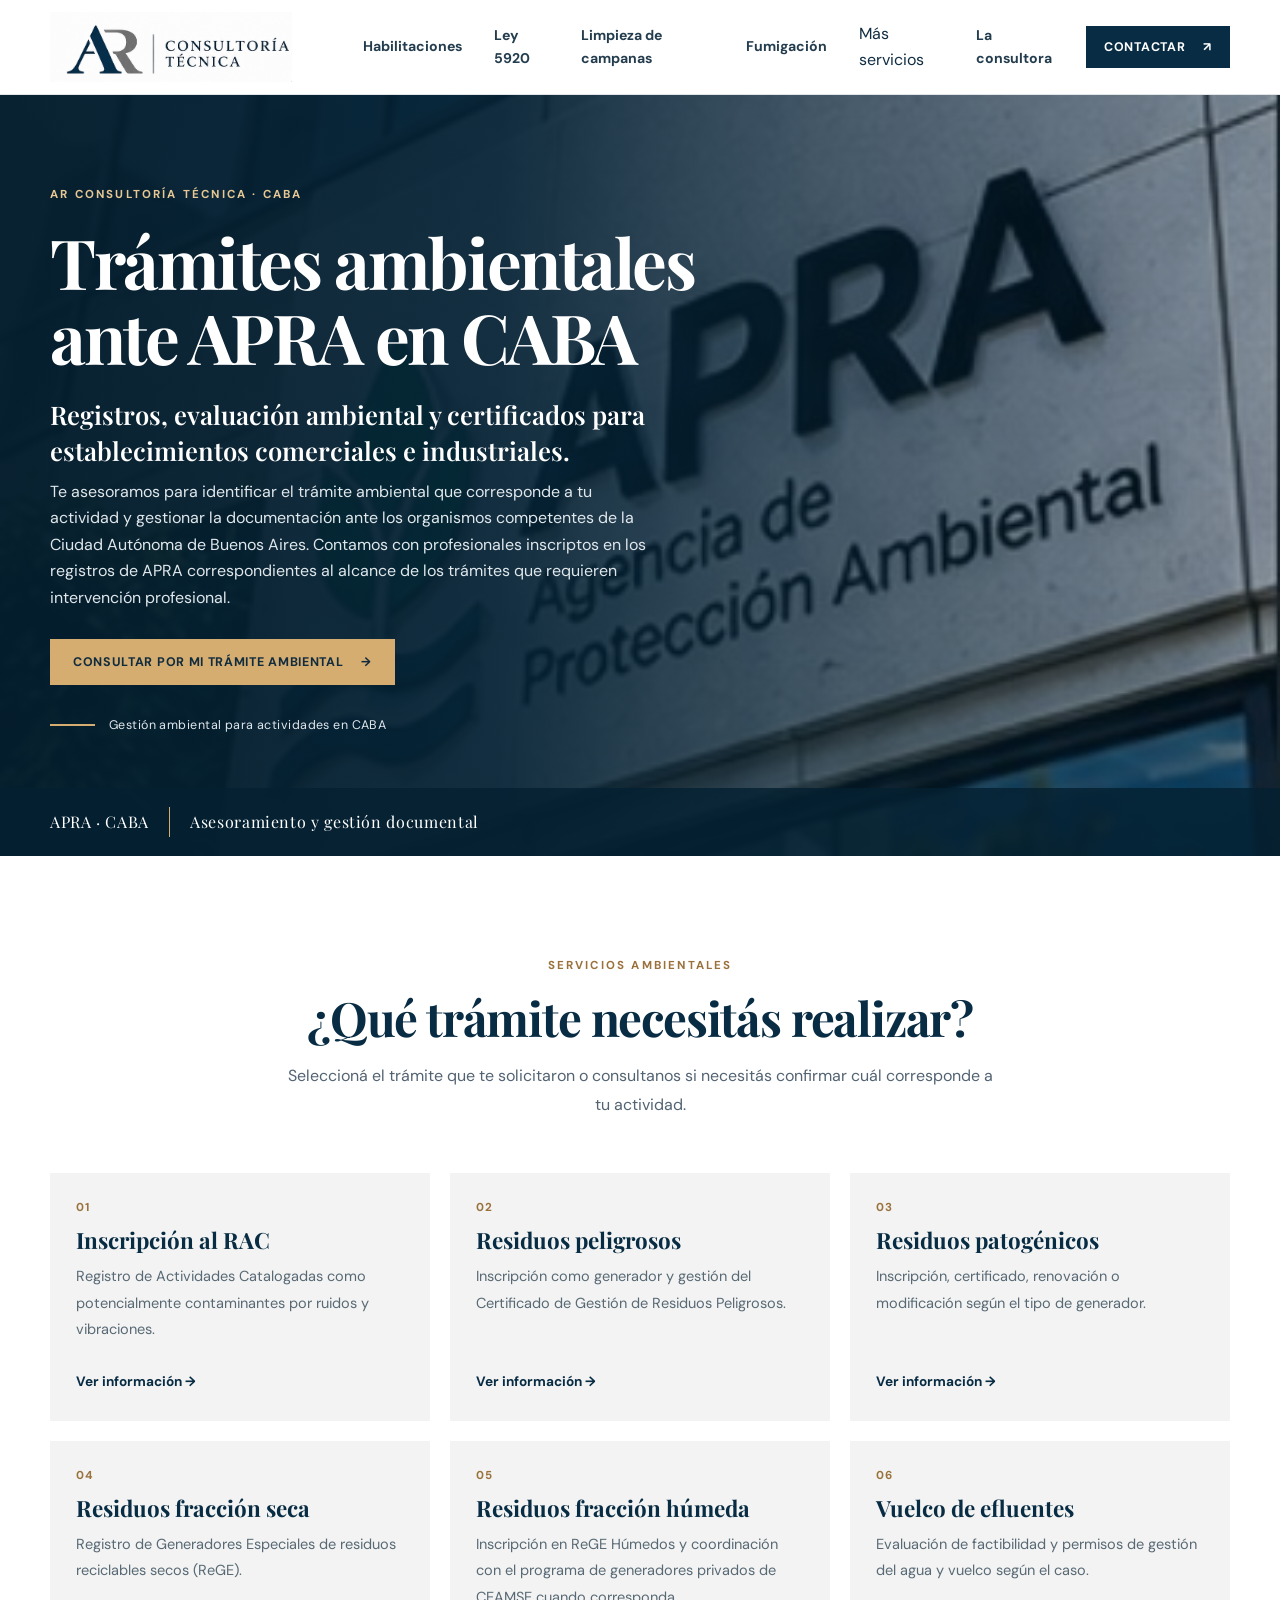
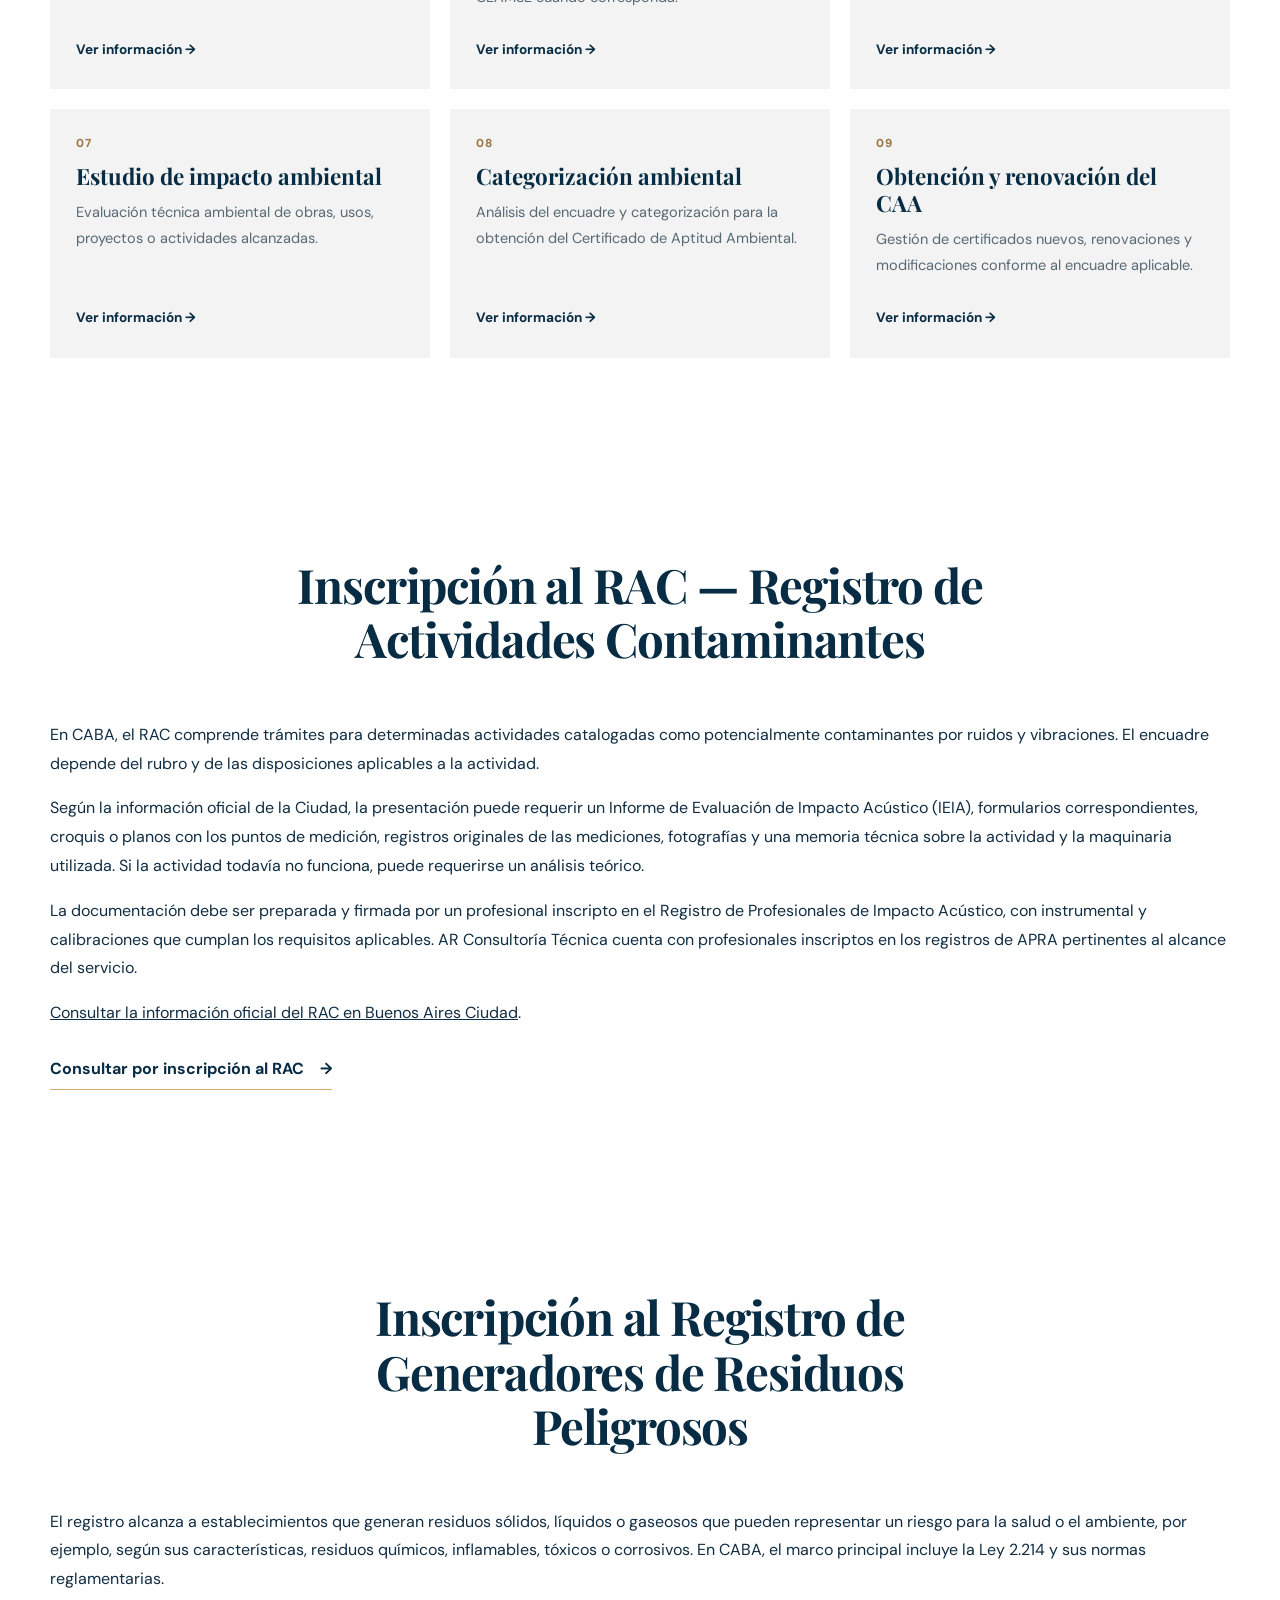
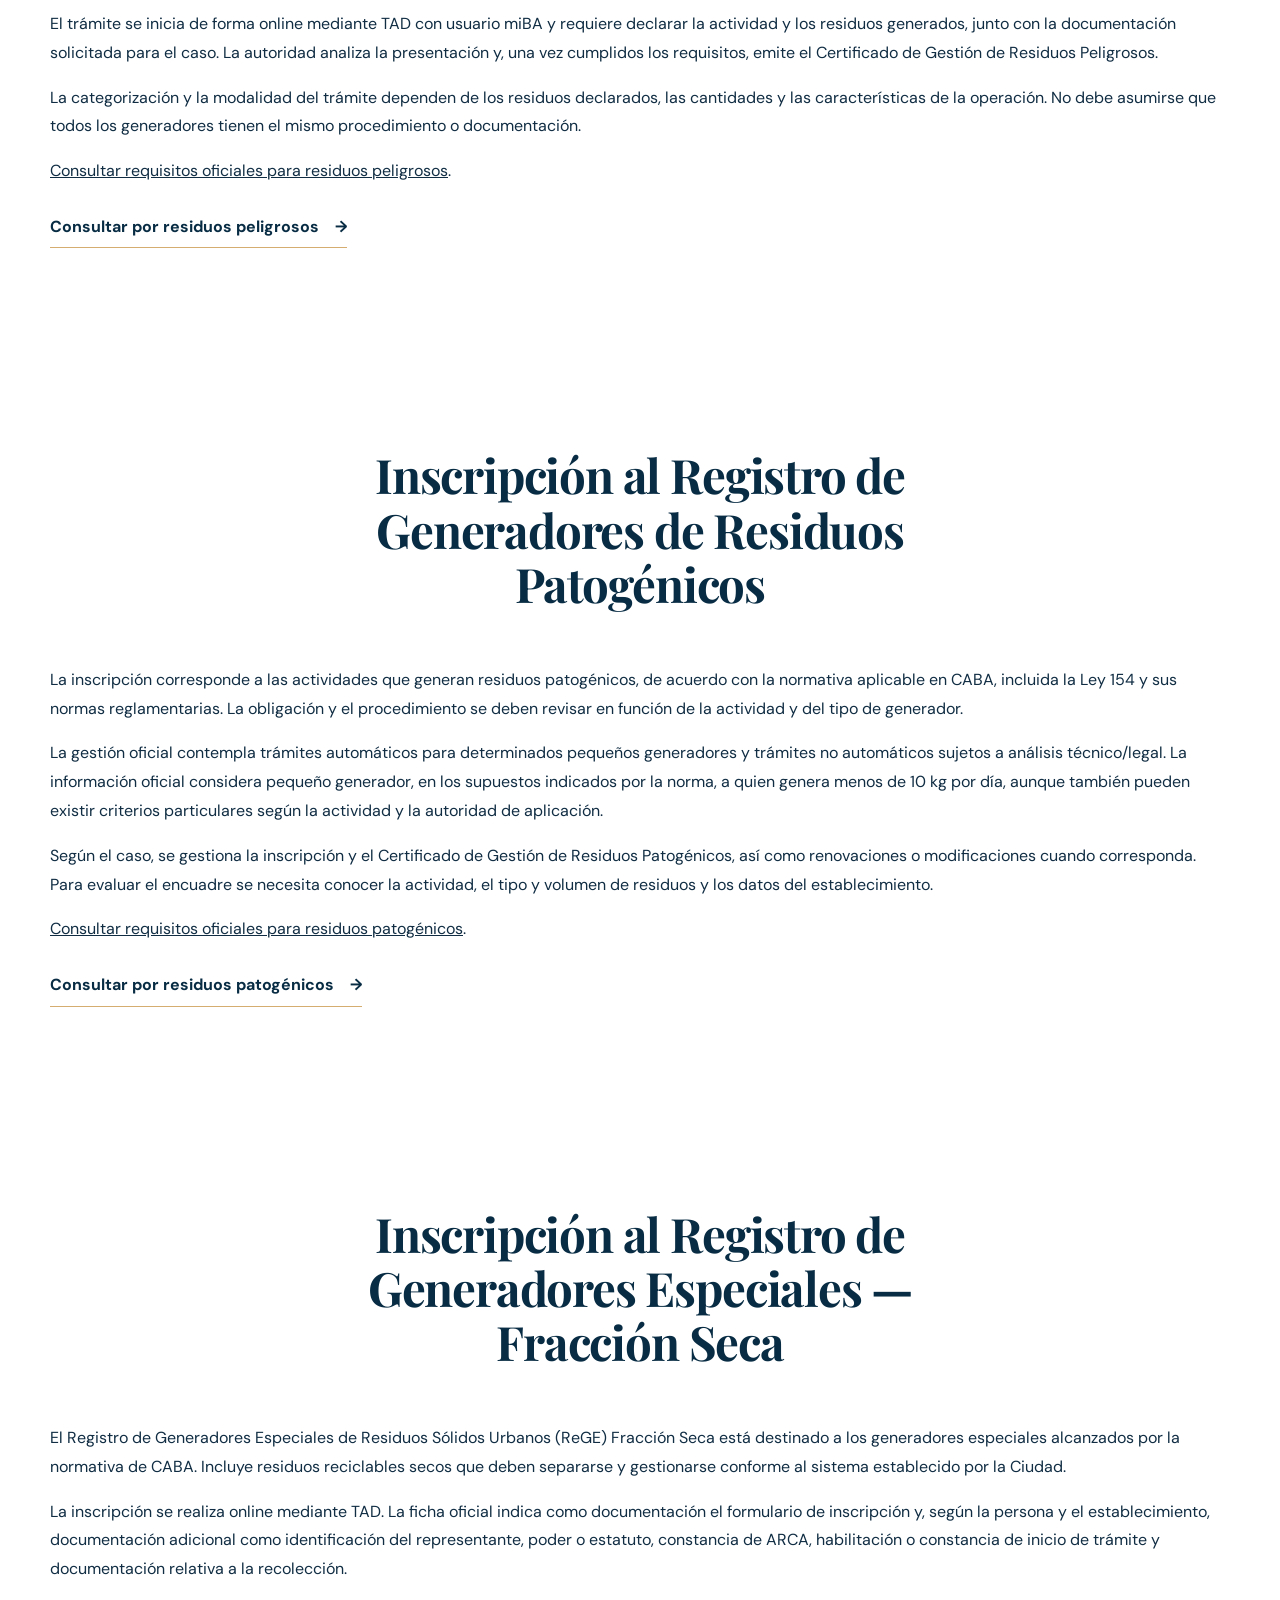
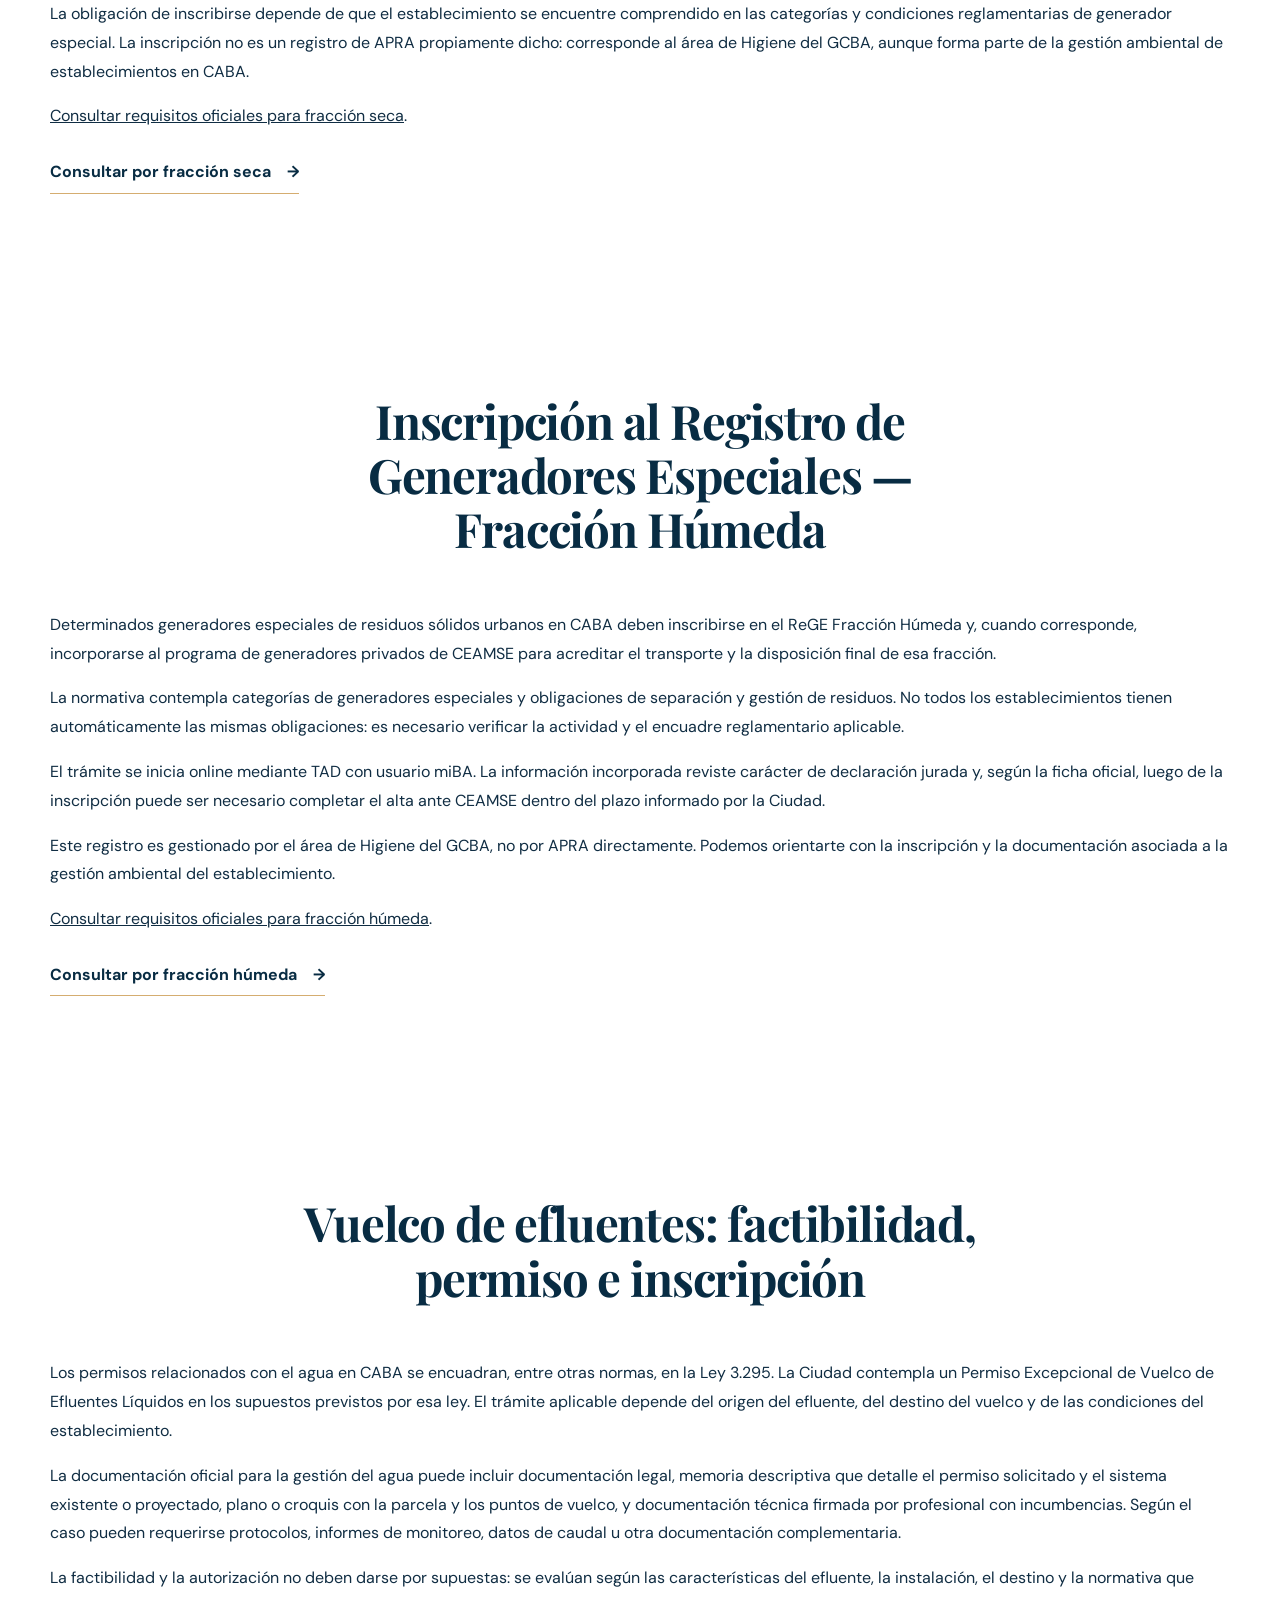
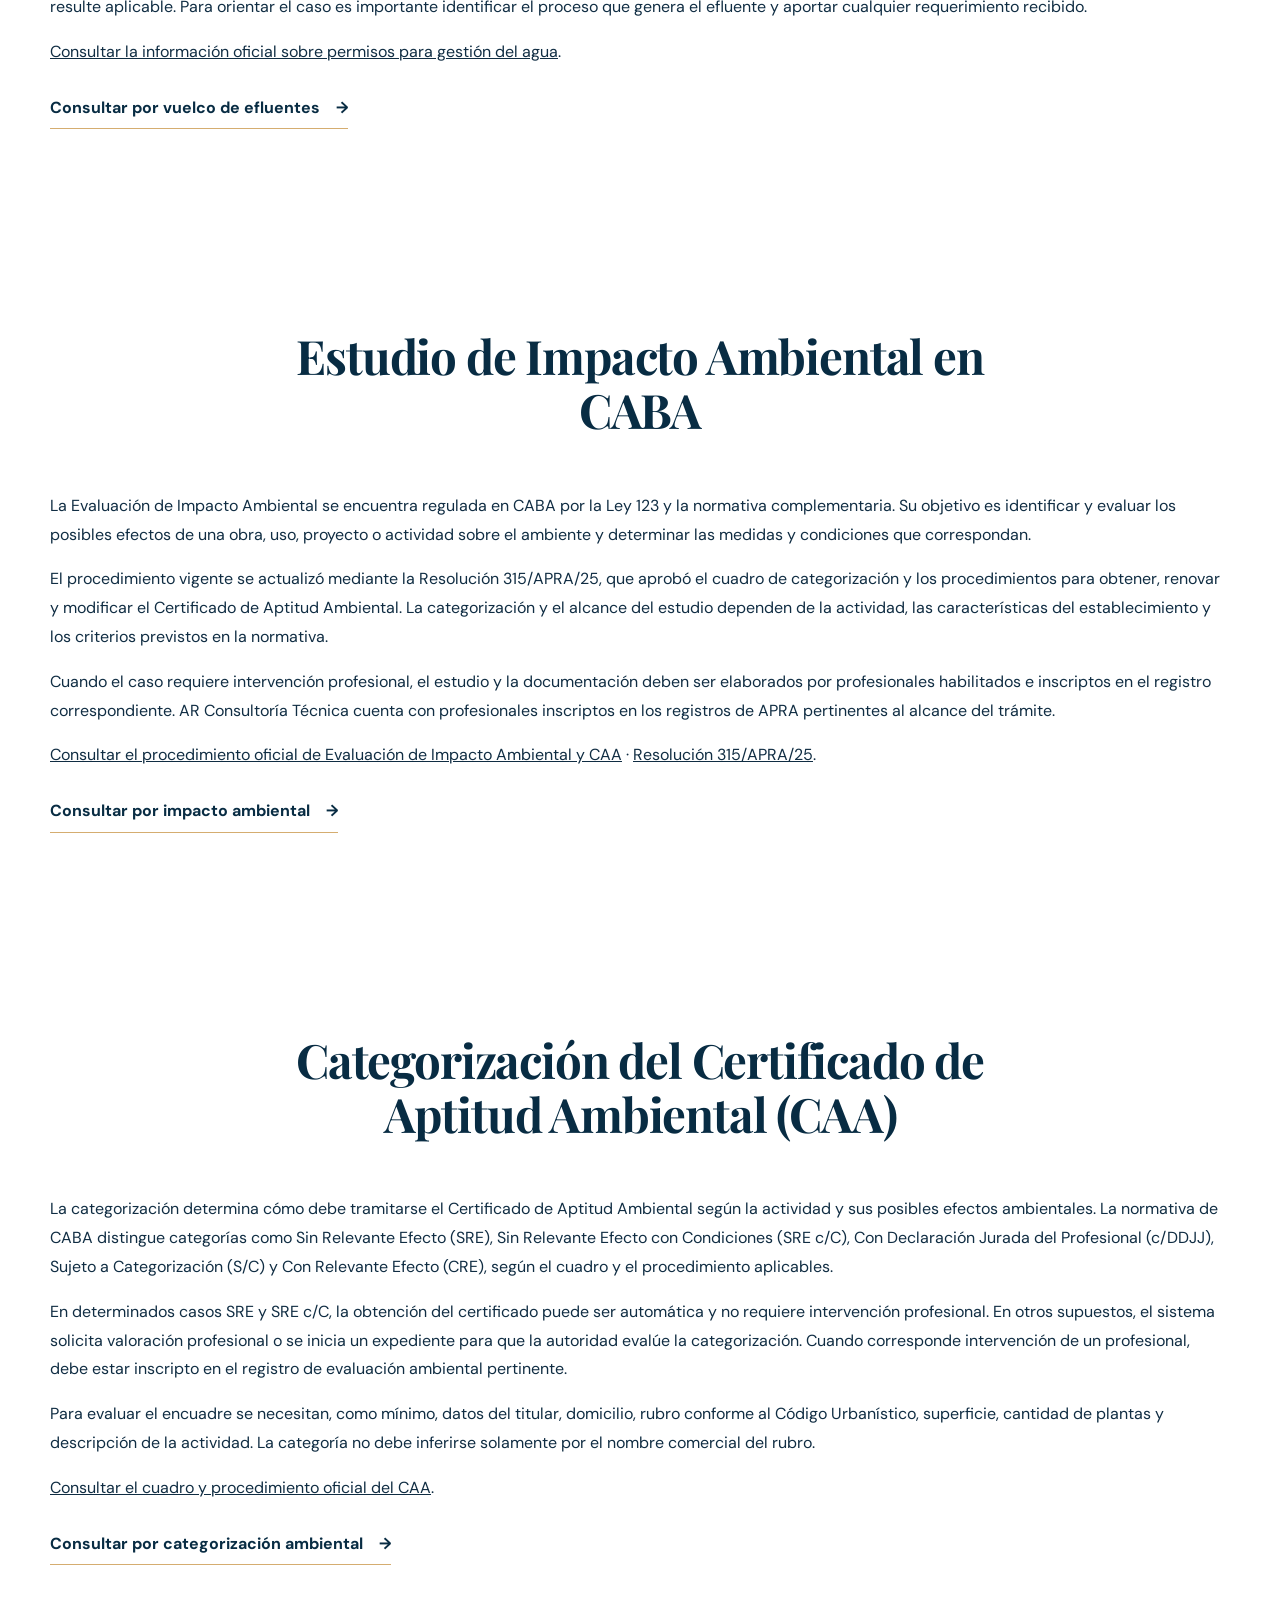
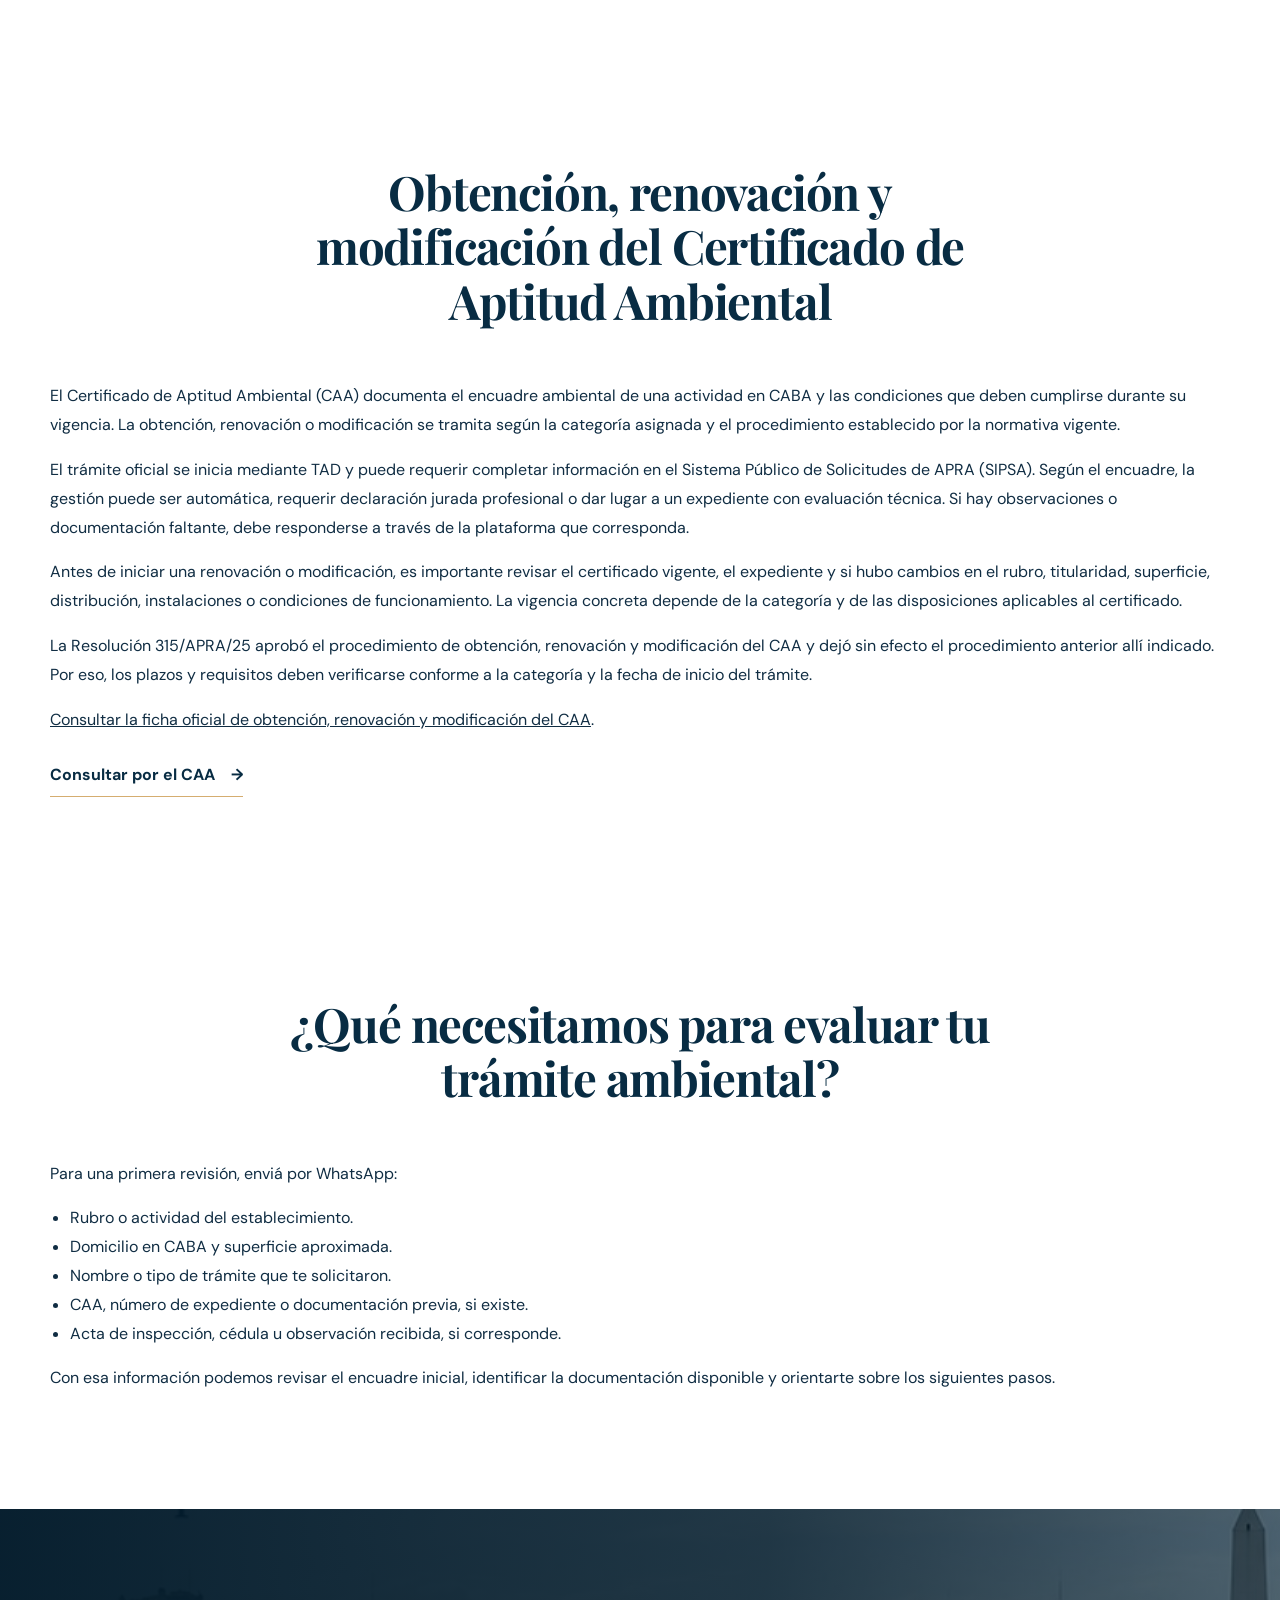
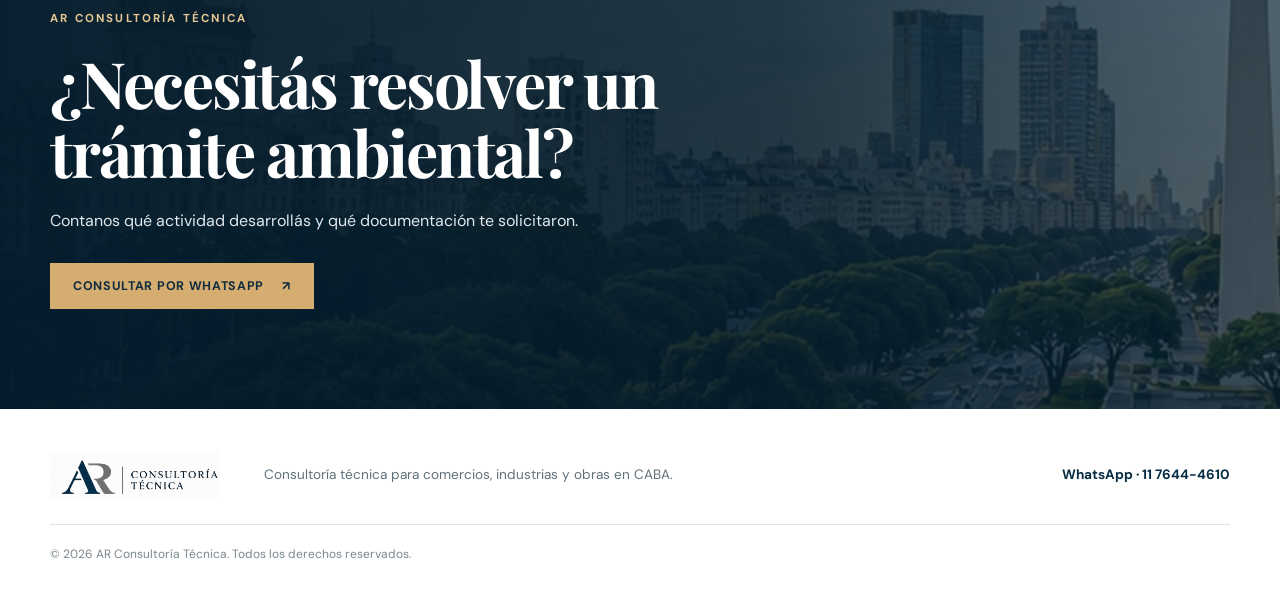
<file: registros-ambientales-apra.html>
<!DOCTYPE html>
<html lang="es-AR">
<head>
  <meta charset="UTF-8">
  <meta name="viewport" content="width=device-width, initial-scale=1">
  <title>Trámites ambientales APRA en CABA | RAC, residuos, efluentes y CAA</title>
  <meta name="description" content="Gestión de trámites ambientales en CABA: RAC, residuos peligrosos y patogénicos, residuos secos y húmedos, vuelco de efluentes, evaluación de impacto ambiental y Certificado de Aptitud Ambiental. Profesionales inscriptos en los registros de APRA correspondientes.">
  <meta name="robots" content="index,follow">
  <link rel="canonical" href="https://www.arconsultoria5920.com/registros-ambientales-apra.html">
  <meta name="theme-color" content="#082c43">
  <meta property="og:title" content="Trámites ambientales APRA en CABA | AR Consultoría Técnica">
  <meta property="og:description" content="Asesoramiento y gestión ambiental para establecimientos en CABA. Profesionales inscriptos en los registros de APRA correspondientes a cada trámite.">
  <meta property="og:type" content="website">
  <meta property="og:url" content="https://www.arconsultoria5920.com/registros-ambientales-apra.html">
  <meta property="og:image" content="https://www.arconsultoria5920.com/imágenes/imagen12.jpg">
  <link rel="icon" href="recursos/favicon.png" type="image/png">
  <link rel="preconnect" href="https://fonts.googleapis.com">
  <link rel="preconnect" href="https://fonts.gstatic.com" crossorigin>
  <link href="https://fonts.googleapis.com/css2?family=DM+Sans:wght@400;500;600;700&family=Playfair+Display:wght@500;600;700;800&display=swap" rel="stylesheet">
  <link rel="stylesheet" href="styles.css">
  <style>
    .nav-more { position: relative; display: inline-block; }
    .nav-more summary { cursor: pointer; list-style: none; }
    .nav-more summary::-webkit-details-marker { display:none; }
    .nav-more-menu { position:absolute; top:100%; left:0; z-index:1000; min-width:230px; padding:10px; background:#fff; box-shadow:0 8px 24px rgba(0,0,0,.16); border-radius:8px; }
    .nav-more-menu a { display:block; padding:9px 10px; white-space:nowrap; }
    .service-detail ul { padding-left: 1.25rem; line-height:1.8; }
    .service-detail p { line-height:1.8; }
    @media(max-width:760px) { .main-nav {flex-wrap:wrap;} .nav-more-menu {position:static;box-shadow:none;min-width:0;} .nav-more-menu a {white-space:normal;} }
  </style>
  <script async src="https://www.googletagmanager.com/gtag/js?id=G-0QQVSJBLNQ"></script>
  <script>window.dataLayer=window.dataLayer||[];function gtag(){dataLayer.push(arguments);}gtag('js',new Date());gtag('config','G-0QQVSJBLNQ');</script>
</head>
<body>
  <a class="skip-link" href="#contenido">Saltar al contenido</a>
  <header class="site-header">
    <div class="container header-inner">
      <a class="brand" href="index.html" aria-label="AR Consultoría Técnica, inicio"><img src="recursos/nuevologo.png" alt="AR Consultoría Técnica" class="brand-logo"></a>
      <nav class="main-nav" aria-label="Navegación principal">
        <a href="habilitaciones-caba.html">Habilitaciones</a>
        <a href="sistema-autoproteccion-ley-5920.html">Ley 5920</a>
        <a href="limpieza-campanas-conductos.html">Limpieza de campanas</a>
        <a href="certificado-fumigacion.html">Fumigación</a>
        <details class="nav-more"><summary>Más servicios</summary><div class="nav-more-menu">
          <a href="limpieza-tanques-agua.html">Limpieza de tanques</a>
          <a href="registros-ambientales-apra.html">Trámites ambientales APRA</a>
          <a href="seguridad-higiene.html">Seguridad e Higiene</a>
          <a href="registros-planos.html">Registro de planos</a>
          <a href="puesta-a-tierra.html">Puesta a tierra</a>
        </div></details>
        <a href="index.html#nosotros">La consultora</a>
      </nav>
      <a class="button button-small" href="https://wa.me/5491176444610" target="_blank" rel="noopener noreferrer">Contactar <span aria-hidden="true">↗</span></a>
    </div>
  </header>
  <main id="contenido">
    <section class="hero">
      <div class="hero-photo image-apra" role="img" aria-label="Gestión ambiental y trámites ante APRA en la Ciudad de Buenos Aires"></div>
      <div class="hero-shade"></div>
      <div class="container hero-content">
        <p class="eyebrow">AR CONSULTORÍA TÉCNICA · CABA</p>
        <h1>Trámites ambientales ante APRA en CABA</h1>
        <p class="hero-lead">Registros, evaluación ambiental y certificados para establecimientos comerciales e industriales.</p>
        <p class="hero-copy">Te asesoramos para identificar el trámite ambiental que corresponde a tu actividad y gestionar la documentación ante los organismos competentes de la Ciudad Autónoma de Buenos Aires. Contamos con profesionales inscriptos en los registros de APRA correspondientes al alcance de los trámites que requieren intervención profesional.</p>
        <a class="button button-gold" href="https://wa.me/5491176444610?text=Hola%2C%20quiero%20consultar%20por%20un%20tr%C3%A1mite%20ambiental%20ante%20APRA%20en%20CABA." target="_blank" rel="noopener noreferrer">Consultar por mi trámite ambiental <span aria-hidden="true">→</span></a>
        <div class="hero-proof"><span class="proof-line"></span><span>Gestión ambiental para actividades en CABA</span></div>
      </div>
      <div class="hero-bottom"><span>APRA · CABA</span><span class="hero-bottom-line"></span><span>Asesoramiento y gestión documental</span></div>
    </section>

    <section class="section-pad service-detail">
      <div class="container">
        <div class="section-heading">
          <p class="eyebrow eyebrow-dark">SERVICIOS AMBIENTALES</p>
          <h2>¿Qué trámite necesitás realizar?</h2>
          <p>Seleccioná el trámite que te solicitaron o consultanos si necesitás confirmar cuál corresponde a tu actividad.</p>
        </div>
        <div class="service-grid">
          <article class="service-tile"><div class="tile-body"><span class="tile-index">01</span><h3>Inscripción al RAC</h3><p>Registro de Actividades Catalogadas como potencialmente contaminantes por ruidos y vibraciones.</p><a href="#rac">Ver información <span aria-hidden="true">→</span></a></div></article>
          <article class="service-tile"><div class="tile-body"><span class="tile-index">02</span><h3>Residuos peligrosos</h3><p>Inscripción como generador y gestión del Certificado de Gestión de Residuos Peligrosos.</p><a href="#peligrosos">Ver información <span aria-hidden="true">→</span></a></div></article>
          <article class="service-tile"><div class="tile-body"><span class="tile-index">03</span><h3>Residuos patogénicos</h3><p>Inscripción, certificado, renovación o modificación según el tipo de generador.</p><a href="#patogenicos">Ver información <span aria-hidden="true">→</span></a></div></article>
          <article class="service-tile"><div class="tile-body"><span class="tile-index">04</span><h3>Residuos fracción seca</h3><p>Registro de Generadores Especiales de residuos reciclables secos (ReGE).</p><a href="#secos">Ver información <span aria-hidden="true">→</span></a></div></article>
          <article class="service-tile"><div class="tile-body"><span class="tile-index">05</span><h3>Residuos fracción húmeda</h3><p>Inscripción en ReGE Húmedos y coordinación con el programa de generadores privados de CEAMSE cuando corresponda.</p><a href="#humedos">Ver información <span aria-hidden="true">→</span></a></div></article>
          <article class="service-tile"><div class="tile-body"><span class="tile-index">06</span><h3>Vuelco de efluentes</h3><p>Evaluación de factibilidad y permisos de gestión del agua y vuelco según el caso.</p><a href="#efluentes">Ver información <span aria-hidden="true">→</span></a></div></article>
          <article class="service-tile"><div class="tile-body"><span class="tile-index">07</span><h3>Estudio de impacto ambiental</h3><p>Evaluación técnica ambiental de obras, usos, proyectos o actividades alcanzadas.</p><a href="#impacto">Ver información <span aria-hidden="true">→</span></a></div></article>
          <article class="service-tile"><div class="tile-body"><span class="tile-index">08</span><h3>Categorización ambiental</h3><p>Análisis del encuadre y categorización para la obtención del Certificado de Aptitud Ambiental.</p><a href="#categorizacion">Ver información <span aria-hidden="true">→</span></a></div></article>
          <article class="service-tile"><div class="tile-body"><span class="tile-index">09</span><h3>Obtención y renovación del CAA</h3><p>Gestión de certificados nuevos, renovaciones y modificaciones conforme al encuadre aplicable.</p><a href="#caa">Ver información <span aria-hidden="true">→</span></a></div></article>
        </div>
      </div>
    </section>

    <section class="section-pad service-detail" id="rac">
      <div class="container">
        <div class="section-heading"><h2>Inscripción al RAC — Registro de Actividades Contaminantes</h2></div>
        <p>En CABA, el RAC comprende trámites para determinadas actividades catalogadas como potencialmente contaminantes por ruidos y vibraciones. El encuadre depende del rubro y de las disposiciones aplicables a la actividad.</p>
        <p>Según la información oficial de la Ciudad, la presentación puede requerir un Informe de Evaluación de Impacto Acústico (IEIA), formularios correspondientes, croquis o planos con los puntos de medición, registros originales de las mediciones, fotografías y una memoria técnica sobre la actividad y la maquinaria utilizada. Si la actividad todavía no funciona, puede requerirse un análisis teórico.</p>
        <p>La documentación debe ser preparada y firmada por un profesional inscripto en el Registro de Profesionales de Impacto Acústico, con instrumental y calibraciones que cumplan los requisitos aplicables. AR Consultoría Técnica cuenta con profesionales inscriptos en los registros de APRA pertinentes al alcance del servicio.</p>
        <p><a href="https://buenosaires.gob.ar/tramites/registro-de-actividades-contaminantes-rac" target="_blank" rel="noopener noreferrer">Consultar la información oficial del RAC en Buenos Aires Ciudad</a>.</p>
        <a class="text-link" href="https://wa.me/5491176444610?text=Hola%2C%20quiero%20consultar%20por%20la%20inscripci%C3%B3n%20al%20RAC%20en%20CABA." target="_blank" rel="noopener noreferrer">Consultar por inscripción al RAC <span aria-hidden="true">→</span></a>
      </div>
    </section>

    <section class="section-pad service-detail" id="peligrosos">
      <div class="container">
        <div class="section-heading"><h2>Inscripción al Registro de Generadores de Residuos Peligrosos</h2></div>
        <p>El registro alcanza a establecimientos que generan residuos sólidos, líquidos o gaseosos que pueden representar un riesgo para la salud o el ambiente, por ejemplo, según sus características, residuos químicos, inflamables, tóxicos o corrosivos. En CABA, el marco principal incluye la Ley 2.214 y sus normas reglamentarias.</p>
        <p>El trámite se inicia de forma online mediante TAD con usuario miBA y requiere declarar la actividad y los residuos generados, junto con la documentación solicitada para el caso. La autoridad analiza la presentación y, una vez cumplidos los requisitos, emite el Certificado de Gestión de Residuos Peligrosos.</p>
        <p>La categorización y la modalidad del trámite dependen de los residuos declarados, las cantidades y las características de la operación. No debe asumirse que todos los generadores tienen el mismo procedimiento o documentación.</p>
        <p><a href="https://buenosaires.gob.ar/tramites/generadores-de-residuos-peligrosos" target="_blank" rel="noopener noreferrer">Consultar requisitos oficiales para residuos peligrosos</a>.</p>
        <a class="text-link" href="https://wa.me/5491176444610?text=Hola%2C%20quiero%20consultar%20por%20la%20inscripci%C3%B3n%20como%20generador%20de%20residuos%20peligrosos%20en%20CABA." target="_blank" rel="noopener noreferrer">Consultar por residuos peligrosos <span aria-hidden="true">→</span></a>
      </div>
    </section>

    <section class="section-pad service-detail" id="patogenicos">
      <div class="container">
        <div class="section-heading"><h2>Inscripción al Registro de Generadores de Residuos Patogénicos</h2></div>
        <p>La inscripción corresponde a las actividades que generan residuos patogénicos, de acuerdo con la normativa aplicable en CABA, incluida la Ley 154 y sus normas reglamentarias. La obligación y el procedimiento se deben revisar en función de la actividad y del tipo de generador.</p>
        <p>La gestión oficial contempla trámites automáticos para determinados pequeños generadores y trámites no automáticos sujetos a análisis técnico/legal. La información oficial considera pequeño generador, en los supuestos indicados por la norma, a quien genera menos de 10 kg por día, aunque también pueden existir criterios particulares según la actividad y la autoridad de aplicación.</p>
        <p>Según el caso, se gestiona la inscripción y el Certificado de Gestión de Residuos Patogénicos, así como renovaciones o modificaciones cuando corresponda. Para evaluar el encuadre se necesita conocer la actividad, el tipo y volumen de residuos y los datos del establecimiento.</p>
        <p><a href="https://buenosaires.gob.ar/tramites/generadores-de-residuos-patogenicos" target="_blank" rel="noopener noreferrer">Consultar requisitos oficiales para residuos patogénicos</a>.</p>
        <a class="text-link" href="https://wa.me/5491176444610?text=Hola%2C%20quiero%20consultar%20por%20la%20inscripci%C3%B3n%20como%20generador%20de%20residuos%20patog%C3%A9nicos%20en%20CABA." target="_blank" rel="noopener noreferrer">Consultar por residuos patogénicos <span aria-hidden="true">→</span></a>
      </div>
    </section>

    <section class="section-pad service-detail" id="secos">
      <div class="container">
        <div class="section-heading"><h2>Inscripción al Registro de Generadores Especiales — Fracción Seca</h2></div>
        <p>El Registro de Generadores Especiales de Residuos Sólidos Urbanos (ReGE) Fracción Seca está destinado a los generadores especiales alcanzados por la normativa de CABA. Incluye residuos reciclables secos que deben separarse y gestionarse conforme al sistema establecido por la Ciudad.</p>
        <p>La inscripción se realiza online mediante TAD. La ficha oficial indica como documentación el formulario de inscripción y, según la persona y el establecimiento, documentación adicional como identificación del representante, poder o estatuto, constancia de ARCA, habilitación o constancia de inicio de trámite y documentación relativa a la recolección.</p>
        <p>La obligación de inscribirse depende de que el establecimiento se encuentre comprendido en las categorías y condiciones reglamentarias de generador especial. La inscripción no es un registro de APRA propiamente dicho: corresponde al área de Higiene del GCBA, aunque forma parte de la gestión ambiental de establecimientos en CABA.</p>
        <p><a href="https://buenosaires.gob.ar/tramites/inscripcion-en-el-registro-de-generadores-especiales-de-residuos-solidos-urbanos-para-fraccion-secos" target="_blank" rel="noopener noreferrer">Consultar requisitos oficiales para fracción seca</a>.</p>
        <a class="text-link" href="https://wa.me/5491176444610?text=Hola%2C%20quiero%20consultar%20por%20la%20inscripci%C3%B3n%20al%20ReGE%20de%20fracci%C3%B3n%20seca%20en%20CABA." target="_blank" rel="noopener noreferrer">Consultar por fracción seca <span aria-hidden="true">→</span></a>
      </div>
    </section>

    <section class="section-pad service-detail" id="humedos">
      <div class="container">
        <div class="section-heading"><h2>Inscripción al Registro de Generadores Especiales — Fracción Húmeda</h2></div>
        <p>Determinados generadores especiales de residuos sólidos urbanos en CABA deben inscribirse en el ReGE Fracción Húmeda y, cuando corresponde, incorporarse al programa de generadores privados de CEAMSE para acreditar el transporte y la disposición final de esa fracción.</p>
        <p>La normativa contempla categorías de generadores especiales y obligaciones de separación y gestión de residuos. No todos los establecimientos tienen automáticamente las mismas obligaciones: es necesario verificar la actividad y el encuadre reglamentario aplicable.</p>
        <p>El trámite se inicia online mediante TAD con usuario miBA. La información incorporada reviste carácter de declaración jurada y, según la ficha oficial, luego de la inscripción puede ser necesario completar el alta ante CEAMSE dentro del plazo informado por la Ciudad.</p>
        <p>Este registro es gestionado por el área de Higiene del GCBA, no por APRA directamente. Podemos orientarte con la inscripción y la documentación asociada a la gestión ambiental del establecimiento.</p>
        <p><a href="https://buenosaires.gob.ar/tramites/inscripcion-en-el-registro-de-generadores-especiales-de-residuos-solidos-urbanos-para" target="_blank" rel="noopener noreferrer">Consultar requisitos oficiales para fracción húmeda</a>.</p>
        <a class="text-link" href="https://wa.me/5491176444610?text=Hola%2C%20quiero%20consultar%20por%20la%20inscripci%C3%B3n%20al%20ReGE%20de%20fracci%C3%B3n%20h%C3%BAmeda%20en%20CABA." target="_blank" rel="noopener noreferrer">Consultar por fracción húmeda <span aria-hidden="true">→</span></a>
      </div>
    </section>

    <section class="section-pad service-detail" id="efluentes">
      <div class="container">
        <div class="section-heading"><h2>Vuelco de efluentes: factibilidad, permiso e inscripción</h2></div>
        <p>Los permisos relacionados con el agua en CABA se encuadran, entre otras normas, en la Ley 3.295. La Ciudad contempla un Permiso Excepcional de Vuelco de Efluentes Líquidos en los supuestos previstos por esa ley. El trámite aplicable depende del origen del efluente, del destino del vuelco y de las condiciones del establecimiento.</p>
        <p>La documentación oficial para la gestión del agua puede incluir documentación legal, memoria descriptiva que detalle el permiso solicitado y el sistema existente o proyectado, plano o croquis con la parcela y los puntos de vuelco, y documentación técnica firmada por profesional con incumbencias. Según el caso pueden requerirse protocolos, informes de monitoreo, datos de caudal u otra documentación complementaria.</p>
        <p>La factibilidad y la autorización no deben darse por supuestas: se evalúan según las características del efluente, la instalación, el destino y la normativa que resulte aplicable. Para orientar el caso es importante identificar el proceso que genera el efluente y aportar cualquier requerimiento recibido.</p>
        <p><a href="https://buenosaires.gob.ar/tramites/permiso-para-gestion-del-agua" target="_blank" rel="noopener noreferrer">Consultar la información oficial sobre permisos para gestión del agua</a>.</p>
        <a class="text-link" href="https://wa.me/5491176444610?text=Hola%2C%20quiero%20consultar%20por%20factibilidad%20o%20permiso%20de%20vuelco%20de%20efluentes%20en%20CABA." target="_blank" rel="noopener noreferrer">Consultar por vuelco de efluentes <span aria-hidden="true">→</span></a>
      </div>
    </section>

    <section class="section-pad service-detail" id="impacto">
      <div class="container">
        <div class="section-heading"><h2>Estudio de Impacto Ambiental en CABA</h2></div>
        <p>La Evaluación de Impacto Ambiental se encuentra regulada en CABA por la Ley 123 y la normativa complementaria. Su objetivo es identificar y evaluar los posibles efectos de una obra, uso, proyecto o actividad sobre el ambiente y determinar las medidas y condiciones que correspondan.</p>
        <p>El procedimiento vigente se actualizó mediante la Resolución 315/APRA/25, que aprobó el cuadro de categorización y los procedimientos para obtener, renovar y modificar el Certificado de Aptitud Ambiental. La categorización y el alcance del estudio dependen de la actividad, las características del establecimiento y los criterios previstos en la normativa.</p>
        <p>Cuando el caso requiere intervención profesional, el estudio y la documentación deben ser elaborados por profesionales habilitados e inscriptos en el registro correspondiente. AR Consultoría Técnica cuenta con profesionales inscriptos en los registros de APRA pertinentes al alcance del trámite.</p>
        <p><a href="https://buenosaires.gob.ar/tramites/impacto-ambiental-certificado-de-aptitud-ambiental-caa" target="_blank" rel="noopener noreferrer">Consultar el procedimiento oficial de Evaluación de Impacto Ambiental y CAA</a> · <a href="https://boletinoficial.buenosaires.gob.ar/normativaba/norma/822900" target="_blank" rel="noopener noreferrer">Resolución 315/APRA/25</a>.</p>
        <a class="text-link" href="https://wa.me/5491176444610?text=Hola%2C%20quiero%20consultar%20por%20un%20estudio%20de%20impacto%20ambiental%20en%20CABA." target="_blank" rel="noopener noreferrer">Consultar por impacto ambiental <span aria-hidden="true">→</span></a>
      </div>
    </section>

    <section class="section-pad service-detail" id="categorizacion">
      <div class="container">
        <div class="section-heading"><h2>Categorización del Certificado de Aptitud Ambiental (CAA)</h2></div>
        <p>La categorización determina cómo debe tramitarse el Certificado de Aptitud Ambiental según la actividad y sus posibles efectos ambientales. La normativa de CABA distingue categorías como Sin Relevante Efecto (SRE), Sin Relevante Efecto con Condiciones (SRE c/C), Con Declaración Jurada del Profesional (c/DDJJ), Sujeto a Categorización (S/C) y Con Relevante Efecto (CRE), según el cuadro y el procedimiento aplicables.</p>
        <p>En determinados casos SRE y SRE c/C, la obtención del certificado puede ser automática y no requiere intervención profesional. En otros supuestos, el sistema solicita valoración profesional o se inicia un expediente para que la autoridad evalúe la categorización. Cuando corresponde intervención de un profesional, debe estar inscripto en el registro de evaluación ambiental pertinente.</p>
        <p>Para evaluar el encuadre se necesitan, como mínimo, datos del titular, domicilio, rubro conforme al Código Urbanístico, superficie, cantidad de plantas y descripción de la actividad. La categoría no debe inferirse solamente por el nombre comercial del rubro.</p>
        <p><a href="https://buenosaires.gob.ar/tramites/impacto-ambiental-certificado-de-aptitud-ambiental-caa" target="_blank" rel="noopener noreferrer">Consultar el cuadro y procedimiento oficial del CAA</a>.</p>
        <a class="text-link" href="https://wa.me/5491176444610?text=Hola%2C%20quiero%20consultar%20por%20la%20categorizaci%C3%B3n%20del%20Certificado%20de%20Aptitud%20Ambiental%20en%20CABA." target="_blank" rel="noopener noreferrer">Consultar por categorización ambiental <span aria-hidden="true">→</span></a>
      </div>
    </section>

    <section class="section-pad service-detail" id="caa">
      <div class="container">
        <div class="section-heading"><h2>Obtención, renovación y modificación del Certificado de Aptitud Ambiental</h2></div>
        <p>El Certificado de Aptitud Ambiental (CAA) documenta el encuadre ambiental de una actividad en CABA y las condiciones que deben cumplirse durante su vigencia. La obtención, renovación o modificación se tramita según la categoría asignada y el procedimiento establecido por la normativa vigente.</p>
        <p>El trámite oficial se inicia mediante TAD y puede requerir completar información en el Sistema Público de Solicitudes de APRA (SIPSA). Según el encuadre, la gestión puede ser automática, requerir declaración jurada profesional o dar lugar a un expediente con evaluación técnica. Si hay observaciones o documentación faltante, debe responderse a través de la plataforma que corresponda.</p>
        <p>Antes de iniciar una renovación o modificación, es importante revisar el certificado vigente, el expediente y si hubo cambios en el rubro, titularidad, superficie, distribución, instalaciones o condiciones de funcionamiento. La vigencia concreta depende de la categoría y de las disposiciones aplicables al certificado.</p>
        <p>La Resolución 315/APRA/25 aprobó el procedimiento de obtención, renovación y modificación del CAA y dejó sin efecto el procedimiento anterior allí indicado. Por eso, los plazos y requisitos deben verificarse conforme a la categoría y la fecha de inicio del trámite.</p>
        <p><a href="https://buenosaires.gob.ar/tramites/impacto-ambiental-certificado-de-aptitud-ambiental-caa" target="_blank" rel="noopener noreferrer">Consultar la ficha oficial de obtención, renovación y modificación del CAA</a>.</p>
        <a class="text-link" href="https://wa.me/5491176444610?text=Hola%2C%20quiero%20consultar%20por%20la%20obtenci%C3%B3n%20o%20renovaci%C3%B3n%20del%20CAA%20en%20CABA." target="_blank" rel="noopener noreferrer">Consultar por el CAA <span aria-hidden="true">→</span></a>
      </div>
    </section>

    <section class="section-pad service-detail">
      <div class="container">
        <div class="section-heading"><h2>¿Qué necesitamos para evaluar tu trámite ambiental?</h2></div>
        <p>Para una primera revisión, enviá por WhatsApp:</p>
        <ul>
          <li>Rubro o actividad del establecimiento.</li>
          <li>Domicilio en CABA y superficie aproximada.</li>
          <li>Nombre o tipo de trámite que te solicitaron.</li>
          <li>CAA, número de expediente o documentación previa, si existe.</li>
          <li>Acta de inspección, cédula u observación recibida, si corresponde.</li>
        </ul>
        <p>Con esa información podemos revisar el encuadre inicial, identificar la documentación disponible y orientarte sobre los siguientes pasos.</p>
      </div>
    </section>

    <section class="closing-cta">
      <div class="closing-image" role="img" aria-label="Ciudad de Buenos Aires"></div><div class="closing-overlay"></div>
      <div class="container closing-content">
        <p class="eyebrow">AR CONSULTORÍA TÉCNICA</p>
        <h2>¿Necesitás resolver un trámite ambiental?</h2>
        <p>Contanos qué actividad desarrollás y qué documentación te solicitaron.</p>
        <a class="button button-gold" href="https://wa.me/5491176444610?text=Hola%2C%20quiero%20consultar%20por%20un%20tr%C3%A1mite%20ambiental%20ante%20APRA%20en%20CABA." target="_blank" rel="noopener noreferrer">Consultar por WhatsApp <span aria-hidden="true">↗</span></a>
      </div>
    </section>
  </main>
  <footer class="site-footer"><div class="container footer-inner">
    <a href="index.html" aria-label="Volver al inicio"><img src="recursos/nuevologo.png" alt="AR Consultoría Técnica" class="footer-logo"></a>
    <p>Consultoría técnica para comercios, industrias y obras en CABA.</p>
    <a class="footer-contact" href="https://wa.me/5491176444610" target="_blank" rel="noopener noreferrer">WhatsApp · 11 7644-4610</a>
    <small>© 2026 AR Consultoría Técnica. Todos los derechos reservados.</small>
  </div></footer>
</body>
</html>
</file>
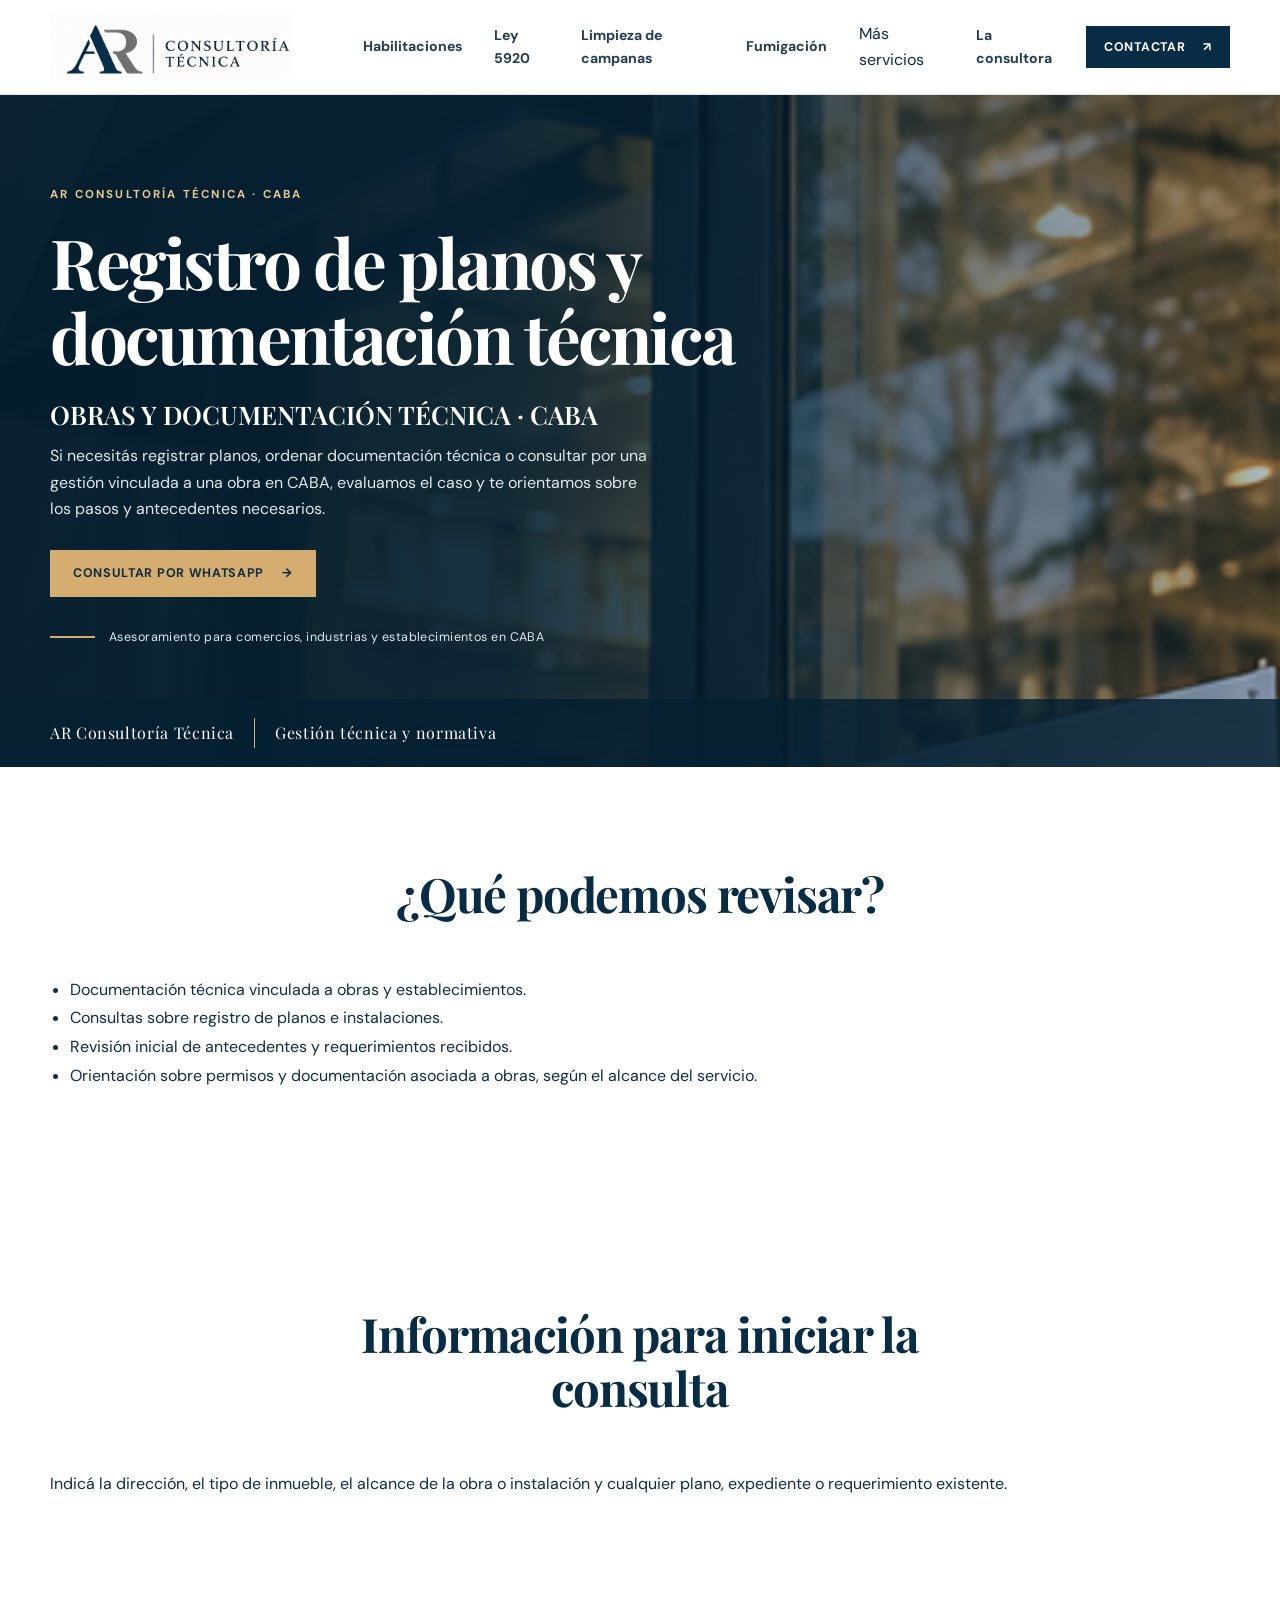
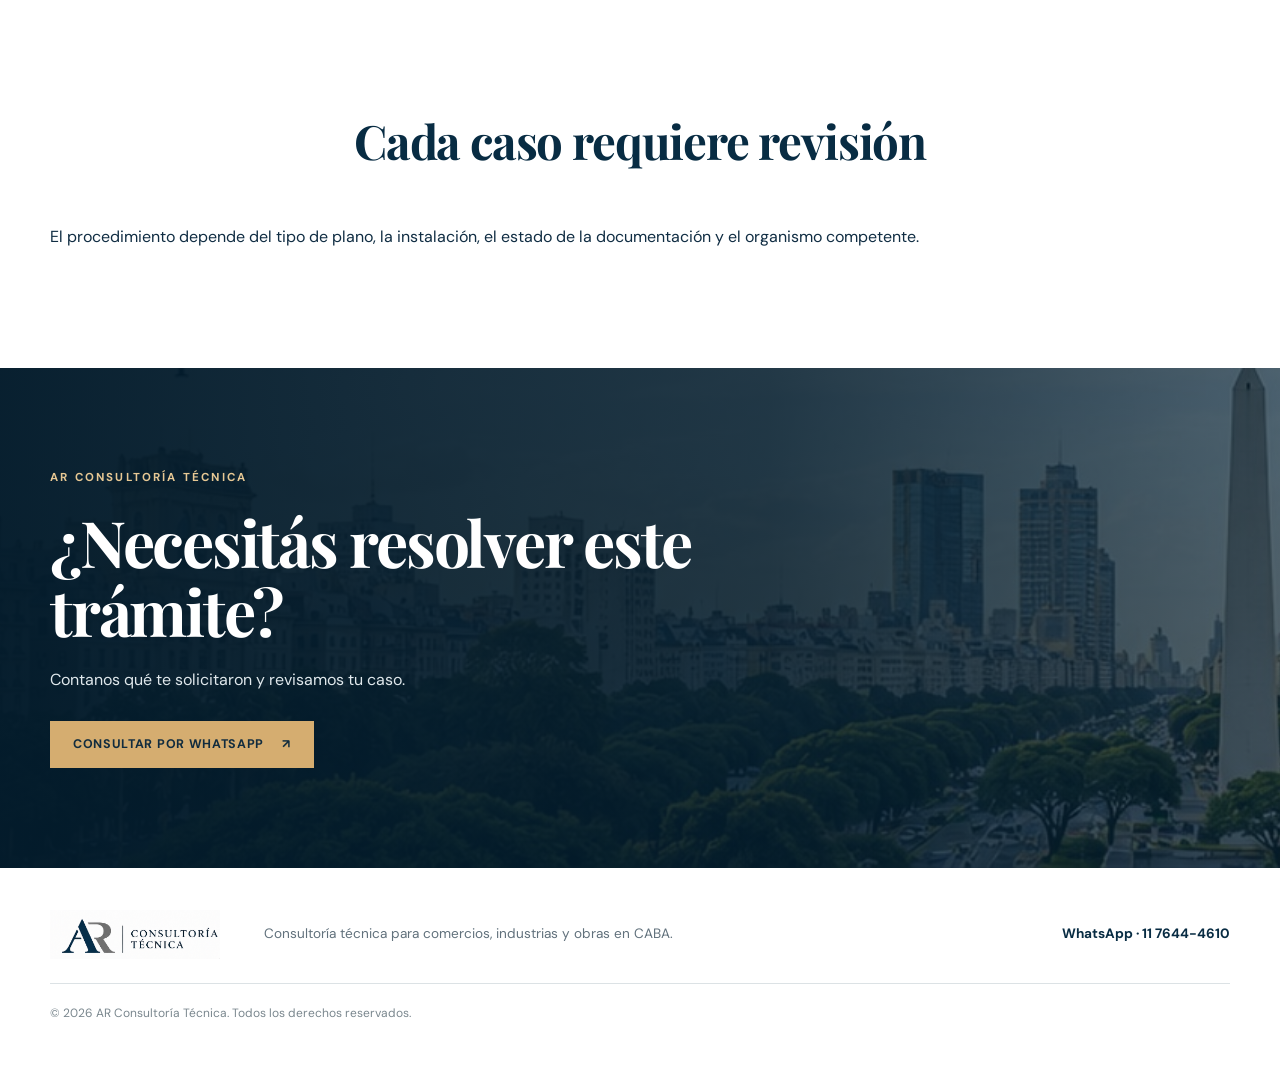
<file: registros-planos.html>
<!DOCTYPE html>
<html lang="es-AR">
<head>
  <meta charset="UTF-8">
  <meta name="viewport" content="width=device-width, initial-scale=1">
  <title>Registro de planos y documentación técnica en CABA | AR Consultoría Técnica</title>
  <meta name="description" content="Asesoramiento para registro de planos, documentación técnica, instalaciones y gestiones vinculadas a obras en CABA.">
  <meta name="robots" content="index,follow">
  <link rel="canonical" href="https://www.arconsultoria5920.com/registros-planos.html">
  <meta name="theme-color" content="#082c43">
  <meta property="og:title" content="Registro de planos y documentación técnica en CABA | AR Consultoría Técnica">
  <meta property="og:description" content="Asesoramiento para registro de planos, documentación técnica, instalaciones y gestiones vinculadas a obras en CABA.">
  <meta property="og:type" content="website">
  <meta property="og:url" content="https://www.arconsultoria5920.com/registros-planos.html">
  <meta property="og:image" content="https://www.arconsultoria5920.com/imágenes/imagen12.jpg">
  <link rel="icon" href="recursos/favicon.png" type="image/png">
  <link rel="preconnect" href="https://fonts.googleapis.com">
  <link rel="preconnect" href="https://fonts.gstatic.com" crossorigin>
  <link href="https://fonts.googleapis.com/css2?family=DM+Sans:wght@400;500;600;700&family=Playfair+Display:wght@500;600;700;800&display=swap" rel="stylesheet">
  <link rel="stylesheet" href="styles.css">
  <style>
    .nav-more { position: relative; display: inline-block; }
    .nav-more summary { cursor: pointer; list-style: none; }
    .nav-more summary::-webkit-details-marker { display:none; }
    .nav-more-menu { position:absolute; top:100%; left:0; z-index:1000; min-width:230px; padding:10px; background:#fff; box-shadow:0 8px 24px rgba(0,0,0,.16); border-radius:8px; }
    .nav-more-menu a { display:block; padding:9px 10px; white-space:nowrap; }
    .service-detail ul { padding-left: 1.25rem; line-height:1.8; }
    .service-detail p { line-height:1.8; }
    @media(max-width:760px) { .main-nav {flex-wrap:wrap;} .nav-more-menu {position:static;box-shadow:none;min-width:0;} .nav-more-menu a {white-space:normal;} }
  </style>
  <script async src="https://www.googletagmanager.com/gtag/js?id=G-0QQVSJBLNQ"></script>
  <script>window.dataLayer=window.dataLayer||[];function gtag(){dataLayer.push(arguments);}gtag('js',new Date());gtag('config','G-0QQVSJBLNQ');</script>
</head>
<body>
  <a class="skip-link" href="#contenido">Saltar al contenido</a>
  <header class="site-header">
    <div class="container header-inner">
      <a class="brand" href="index.html" aria-label="AR Consultoría Técnica, inicio"><img src="recursos/nuevologo.png" alt="AR Consultoría Técnica" class="brand-logo"></a>
      <nav class="main-nav" aria-label="Navegación principal">
        <a href="habilitaciones-caba.html">Habilitaciones</a>
        <a href="sistema-autoproteccion-ley-5920.html">Ley 5920</a>
        <a href="limpieza-campanas-conductos.html">Limpieza de campanas</a>
        <a href="certificado-fumigacion.html">Fumigación</a>
        <details class="nav-more"><summary>Más servicios</summary><div class="nav-more-menu">
          <a href="limpieza-tanques-agua.html">Limpieza de tanques</a>
          <a href="registros-ambientales-apra.html">Trámites ambientales APRA</a>
          <a href="seguridad-higiene.html">Seguridad e Higiene</a>
          <a href="registros-planos.html">Registro de planos</a>
          <a href="puesta-a-tierra.html">Puesta a tierra</a>
        </div></details>
        <a href="index.html#nosotros">La consultora</a>
      </nav>
      <a class="button button-small" href="https://wa.me/5491176444610" target="_blank" rel="noopener noreferrer">Contactar <span aria-hidden="true">↗</span></a>
    </div>
  </header>
  <main id="contenido">
    <section class="hero">
      <div class="hero-photo image-store" role="img" aria-label="Registro de planos y documentación técnica"></div>
      <div class="hero-shade"></div>
      <div class="container hero-content">
        <p class="eyebrow">AR CONSULTORÍA TÉCNICA · CABA</p>
        <h1>Registro de planos y documentación técnica</h1>
        <p class="hero-lead">OBRAS Y DOCUMENTACIÓN TÉCNICA · CABA</p>
        <p class="hero-copy">Si necesitás registrar planos, ordenar documentación técnica o consultar por una gestión vinculada a una obra en CABA, evaluamos el caso y te orientamos sobre los pasos y antecedentes necesarios.</p>
        <a class="button button-gold" href="https://wa.me/5491176444610?text=Hola%2C%20quiero%20consultar%20por%20Registro%20de%20planos%20y%20documentaci%C3%B3n%20t%C3%A9cnica." target="_blank" rel="noopener noreferrer">Consultar por WhatsApp <span aria-hidden="true">→</span></a>
        <div class="hero-proof"><span class="proof-line"></span><span>Asesoramiento para comercios, industrias y establecimientos en CABA</span></div>
      </div>
      <div class="hero-bottom"><span>AR Consultoría Técnica</span><span class="hero-bottom-line"></span><span>Gestión técnica y normativa</span></div>
    </section>
      <section class="section-pad service-detail">
        <div class="container">
          <div class="section-heading"><h2>¿Qué podemos revisar?</h2></div>
          <ul><li>Documentación técnica vinculada a obras y establecimientos.</li><li>Consultas sobre registro de planos e instalaciones.</li><li>Revisión inicial de antecedentes y requerimientos recibidos.</li><li>Orientación sobre permisos y documentación asociada a obras, según el alcance del servicio.</li></ul>
        </div>
      </section>
      <section class="section-pad service-detail">
        <div class="container">
          <div class="section-heading"><h2>Información para iniciar la consulta</h2></div>
          <p>Indicá la dirección, el tipo de inmueble, el alcance de la obra o instalación y cualquier plano, expediente o requerimiento existente.</p>
        </div>
      </section>
      <section class="section-pad service-detail">
        <div class="container">
          <div class="section-heading"><h2>Cada caso requiere revisión</h2></div>
          <p>El procedimiento depende del tipo de plano, la instalación, el estado de la documentación y el organismo competente.</p>
        </div>
      </section>
    <section class="closing-cta">
      <div class="closing-image" role="img" aria-label="Ciudad de Buenos Aires"></div><div class="closing-overlay"></div>
      <div class="container closing-content">
        <p class="eyebrow">AR CONSULTORÍA TÉCNICA</p>
        <h2>¿Necesitás resolver este trámite?</h2>
        <p>Contanos qué te solicitaron y revisamos tu caso.</p>
        <a class="button button-gold" href="https://wa.me/5491176444610?text=Hola%2C%20quiero%20consultar%20por%20Registro%20de%20planos%20y%20documentaci%C3%B3n%20t%C3%A9cnica." target="_blank" rel="noopener noreferrer">Consultar por WhatsApp <span aria-hidden="true">↗</span></a>
      </div>
    </section>
  </main>
  <footer class="site-footer"><div class="container footer-inner">
    <a href="index.html" aria-label="Volver al inicio"><img src="recursos/nuevologo.png" alt="AR Consultoría Técnica" class="footer-logo"></a>
    <p>Consultoría técnica para comercios, industrias y obras en CABA.</p>
    <a class="footer-contact" href="https://wa.me/5491176444610" target="_blank" rel="noopener noreferrer">WhatsApp · 11 7644-4610</a>
    <small>© 2026 AR Consultoría Técnica. Todos los derechos reservados.</small>
  </div></footer>
</body>
</html>
</file>
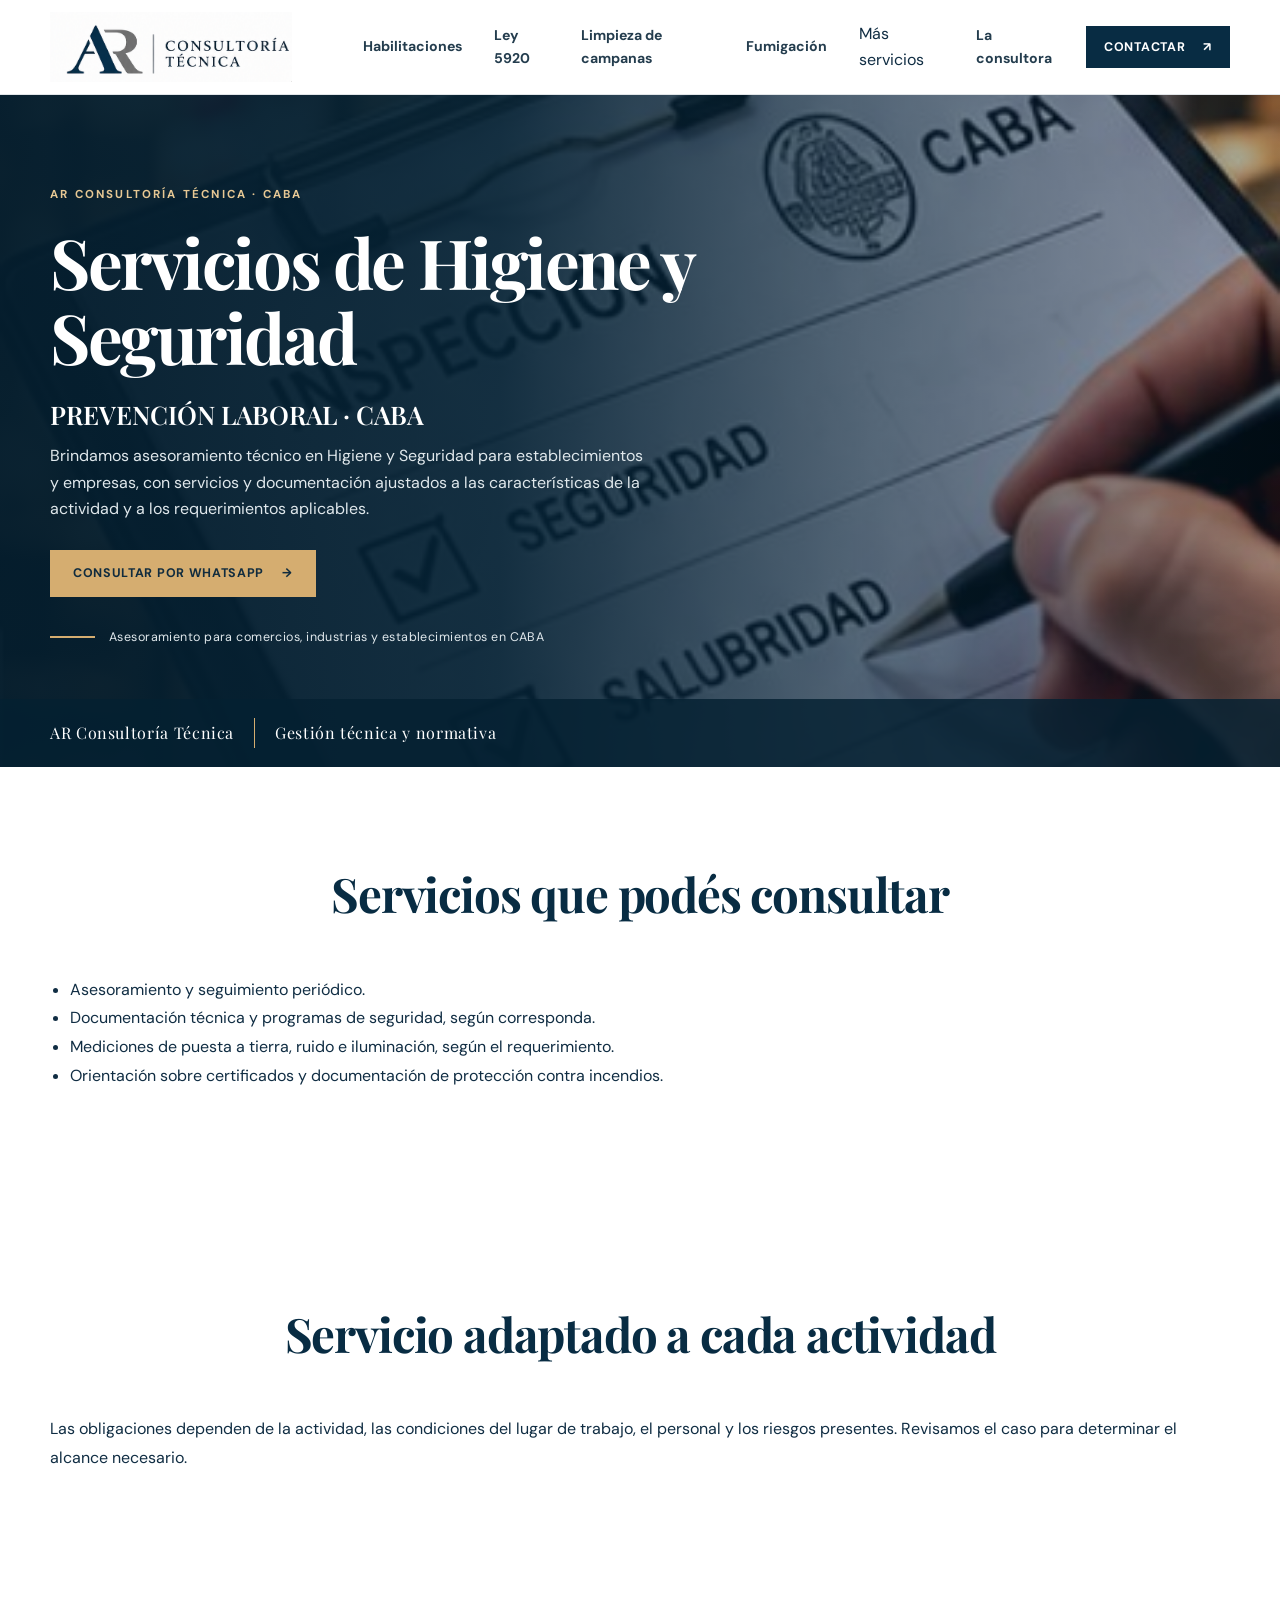
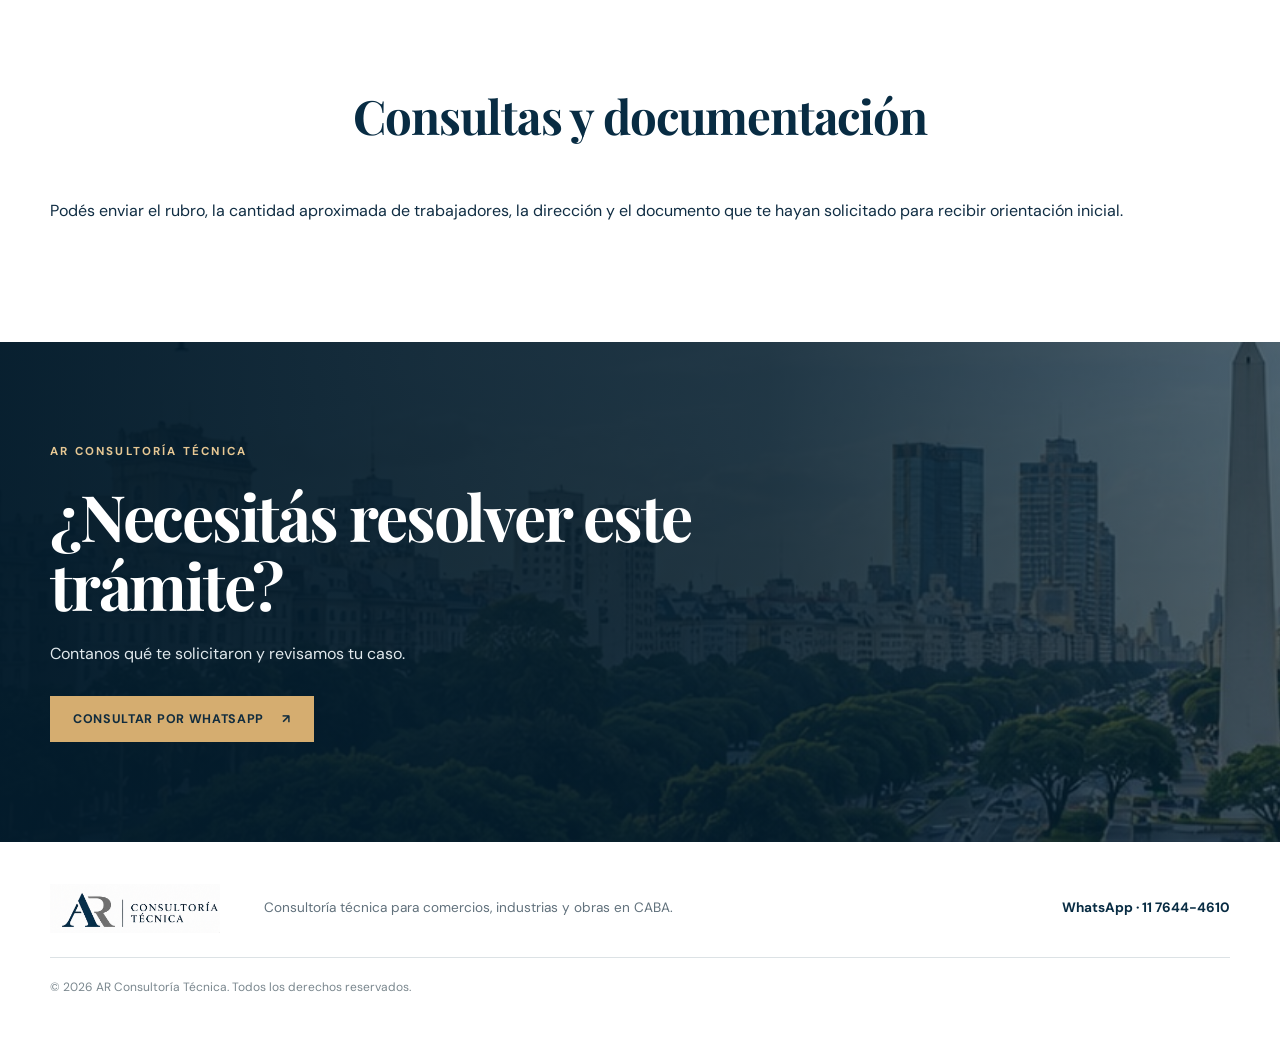
<file: seguridad-higiene.html>
<!DOCTYPE html>
<html lang="es-AR">
<head>
  <meta charset="UTF-8">
  <meta name="viewport" content="width=device-width, initial-scale=1">
  <title>Servicios de Higiene y Seguridad laboral en CABA | AR Consultoría Técnica</title>
  <meta name="description" content="Asesoramiento en Higiene y Seguridad laboral para empresas y establecimientos en CABA. Documentación técnica, servicios periódicos, mediciones y programas según necesidad.">
  <meta name="robots" content="index,follow">
  <link rel="canonical" href="https://www.arconsultoria5920.com/seguridad-higiene.html">
  <meta name="theme-color" content="#082c43">
  <meta property="og:title" content="Servicios de Higiene y Seguridad laboral en CABA | AR Consultoría Técnica">
  <meta property="og:description" content="Asesoramiento en Higiene y Seguridad laboral para empresas y establecimientos en CABA. Documentación técnica, servicios periódicos, mediciones y programas según necesidad.">
  <meta property="og:type" content="website">
  <meta property="og:url" content="https://www.arconsultoria5920.com/seguridad-higiene.html">
  <meta property="og:image" content="https://www.arconsultoria5920.com/imágenes/imagen12.jpg">
  <link rel="icon" href="recursos/favicon.png" type="image/png">
  <link rel="preconnect" href="https://fonts.googleapis.com">
  <link rel="preconnect" href="https://fonts.gstatic.com" crossorigin>
  <link href="https://fonts.googleapis.com/css2?family=DM+Sans:wght@400;500;600;700&family=Playfair+Display:wght@500;600;700;800&display=swap" rel="stylesheet">
  <link rel="stylesheet" href="styles.css">
  <style>
    .nav-more { position: relative; display: inline-block; }
    .nav-more summary { cursor: pointer; list-style: none; }
    .nav-more summary::-webkit-details-marker { display:none; }
    .nav-more-menu { position:absolute; top:100%; left:0; z-index:1000; min-width:230px; padding:10px; background:#fff; box-shadow:0 8px 24px rgba(0,0,0,.16); border-radius:8px; }
    .nav-more-menu a { display:block; padding:9px 10px; white-space:nowrap; }
    .service-detail ul { padding-left: 1.25rem; line-height:1.8; }
    .service-detail p { line-height:1.8; }
    @media(max-width:760px) { .main-nav {flex-wrap:wrap;} .nav-more-menu {position:static;box-shadow:none;min-width:0;} .nav-more-menu a {white-space:normal;} }
  </style>
  <script async src="https://www.googletagmanager.com/gtag/js?id=G-0QQVSJBLNQ"></script>
  <script>window.dataLayer=window.dataLayer||[];function gtag(){dataLayer.push(arguments);}gtag('js',new Date());gtag('config','G-0QQVSJBLNQ');</script>
</head>
<body>
  <a class="skip-link" href="#contenido">Saltar al contenido</a>
  <header class="site-header">
    <div class="container header-inner">
      <a class="brand" href="index.html" aria-label="AR Consultoría Técnica, inicio"><img src="recursos/nuevologo.png" alt="AR Consultoría Técnica" class="brand-logo"></a>
      <nav class="main-nav" aria-label="Navegación principal">
        <a href="habilitaciones-caba.html">Habilitaciones</a>
        <a href="sistema-autoproteccion-ley-5920.html">Ley 5920</a>
        <a href="limpieza-campanas-conductos.html">Limpieza de campanas</a>
        <a href="certificado-fumigacion.html">Fumigación</a>
        <details class="nav-more"><summary>Más servicios</summary><div class="nav-more-menu">
          <a href="limpieza-tanques-agua.html">Limpieza de tanques</a>
          <a href="registros-ambientales-apra.html">Trámites ambientales APRA</a>
          <a href="seguridad-higiene.html">Seguridad e Higiene</a>
          <a href="registros-planos.html">Registro de planos</a>
          <a href="puesta-a-tierra.html">Puesta a tierra</a>
        </div></details>
        <a href="index.html#nosotros">La consultora</a>
      </nav>
      <a class="button button-small" href="https://wa.me/5491176444610" target="_blank" rel="noopener noreferrer">Contactar <span aria-hidden="true">↗</span></a>
    </div>
  </header>
  <main id="contenido">
    <section class="hero">
      <div class="hero-photo image-higiene" role="img" aria-label="Servicios de Higiene y Seguridad"></div>
      <div class="hero-shade"></div>
      <div class="container hero-content">
        <p class="eyebrow">AR CONSULTORÍA TÉCNICA · CABA</p>
        <h1>Servicios de Higiene y Seguridad</h1>
        <p class="hero-lead">PREVENCIÓN LABORAL · CABA</p>
        <p class="hero-copy">Brindamos asesoramiento técnico en Higiene y Seguridad para establecimientos y empresas, con servicios y documentación ajustados a las características de la actividad y a los requerimientos aplicables.</p>
        <a class="button button-gold" href="https://wa.me/5491176444610?text=Hola%2C%20quiero%20consultar%20por%20Servicios%20de%20Higiene%20y%20Seguridad." target="_blank" rel="noopener noreferrer">Consultar por WhatsApp <span aria-hidden="true">→</span></a>
        <div class="hero-proof"><span class="proof-line"></span><span>Asesoramiento para comercios, industrias y establecimientos en CABA</span></div>
      </div>
      <div class="hero-bottom"><span>AR Consultoría Técnica</span><span class="hero-bottom-line"></span><span>Gestión técnica y normativa</span></div>
    </section>
      <section class="section-pad service-detail">
        <div class="container">
          <div class="section-heading"><h2>Servicios que podés consultar</h2></div>
          <ul><li>Asesoramiento y seguimiento periódico.</li><li>Documentación técnica y programas de seguridad, según corresponda.</li><li>Mediciones de puesta a tierra, ruido e iluminación, según el requerimiento.</li><li>Orientación sobre certificados y documentación de protección contra incendios.</li></ul>
        </div>
      </section>
      <section class="section-pad service-detail">
        <div class="container">
          <div class="section-heading"><h2>Servicio adaptado a cada actividad</h2></div>
          <p>Las obligaciones dependen de la actividad, las condiciones del lugar de trabajo, el personal y los riesgos presentes. Revisamos el caso para determinar el alcance necesario.</p>
        </div>
      </section>
      <section class="section-pad service-detail">
        <div class="container">
          <div class="section-heading"><h2>Consultas y documentación</h2></div>
          <p>Podés enviar el rubro, la cantidad aproximada de trabajadores, la dirección y el documento que te hayan solicitado para recibir orientación inicial.</p>
        </div>
      </section>
    <section class="closing-cta">
      <div class="closing-image" role="img" aria-label="Ciudad de Buenos Aires"></div><div class="closing-overlay"></div>
      <div class="container closing-content">
        <p class="eyebrow">AR CONSULTORÍA TÉCNICA</p>
        <h2>¿Necesitás resolver este trámite?</h2>
        <p>Contanos qué te solicitaron y revisamos tu caso.</p>
        <a class="button button-gold" href="https://wa.me/5491176444610?text=Hola%2C%20quiero%20consultar%20por%20Servicios%20de%20Higiene%20y%20Seguridad." target="_blank" rel="noopener noreferrer">Consultar por WhatsApp <span aria-hidden="true">↗</span></a>
      </div>
    </section>
  </main>
  <footer class="site-footer"><div class="container footer-inner">
    <a href="index.html" aria-label="Volver al inicio"><img src="recursos/nuevologo.png" alt="AR Consultoría Técnica" class="footer-logo"></a>
    <p>Consultoría técnica para comercios, industrias y obras en CABA.</p>
    <a class="footer-contact" href="https://wa.me/5491176444610" target="_blank" rel="noopener noreferrer">WhatsApp · 11 7644-4610</a>
    <small>© 2026 AR Consultoría Técnica. Todos los derechos reservados.</small>
  </div></footer>
</body>
</html>
</file>
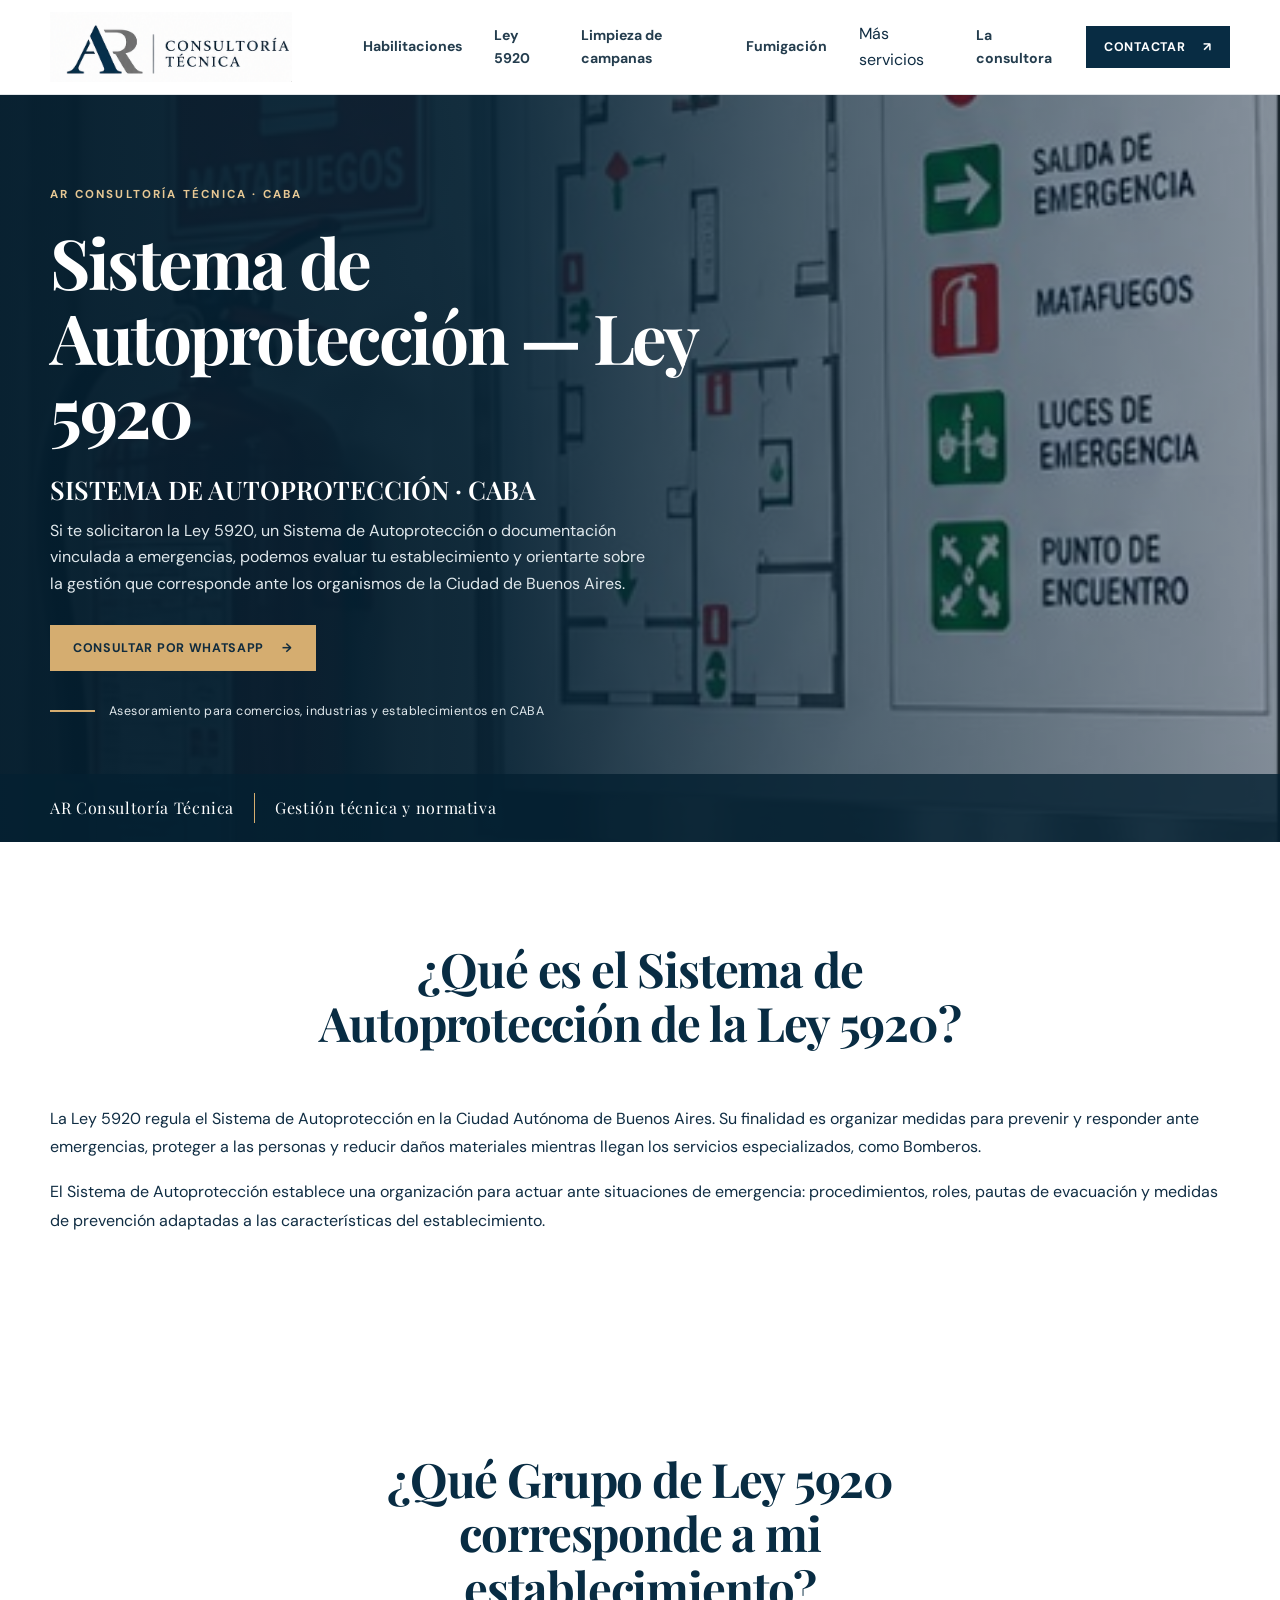
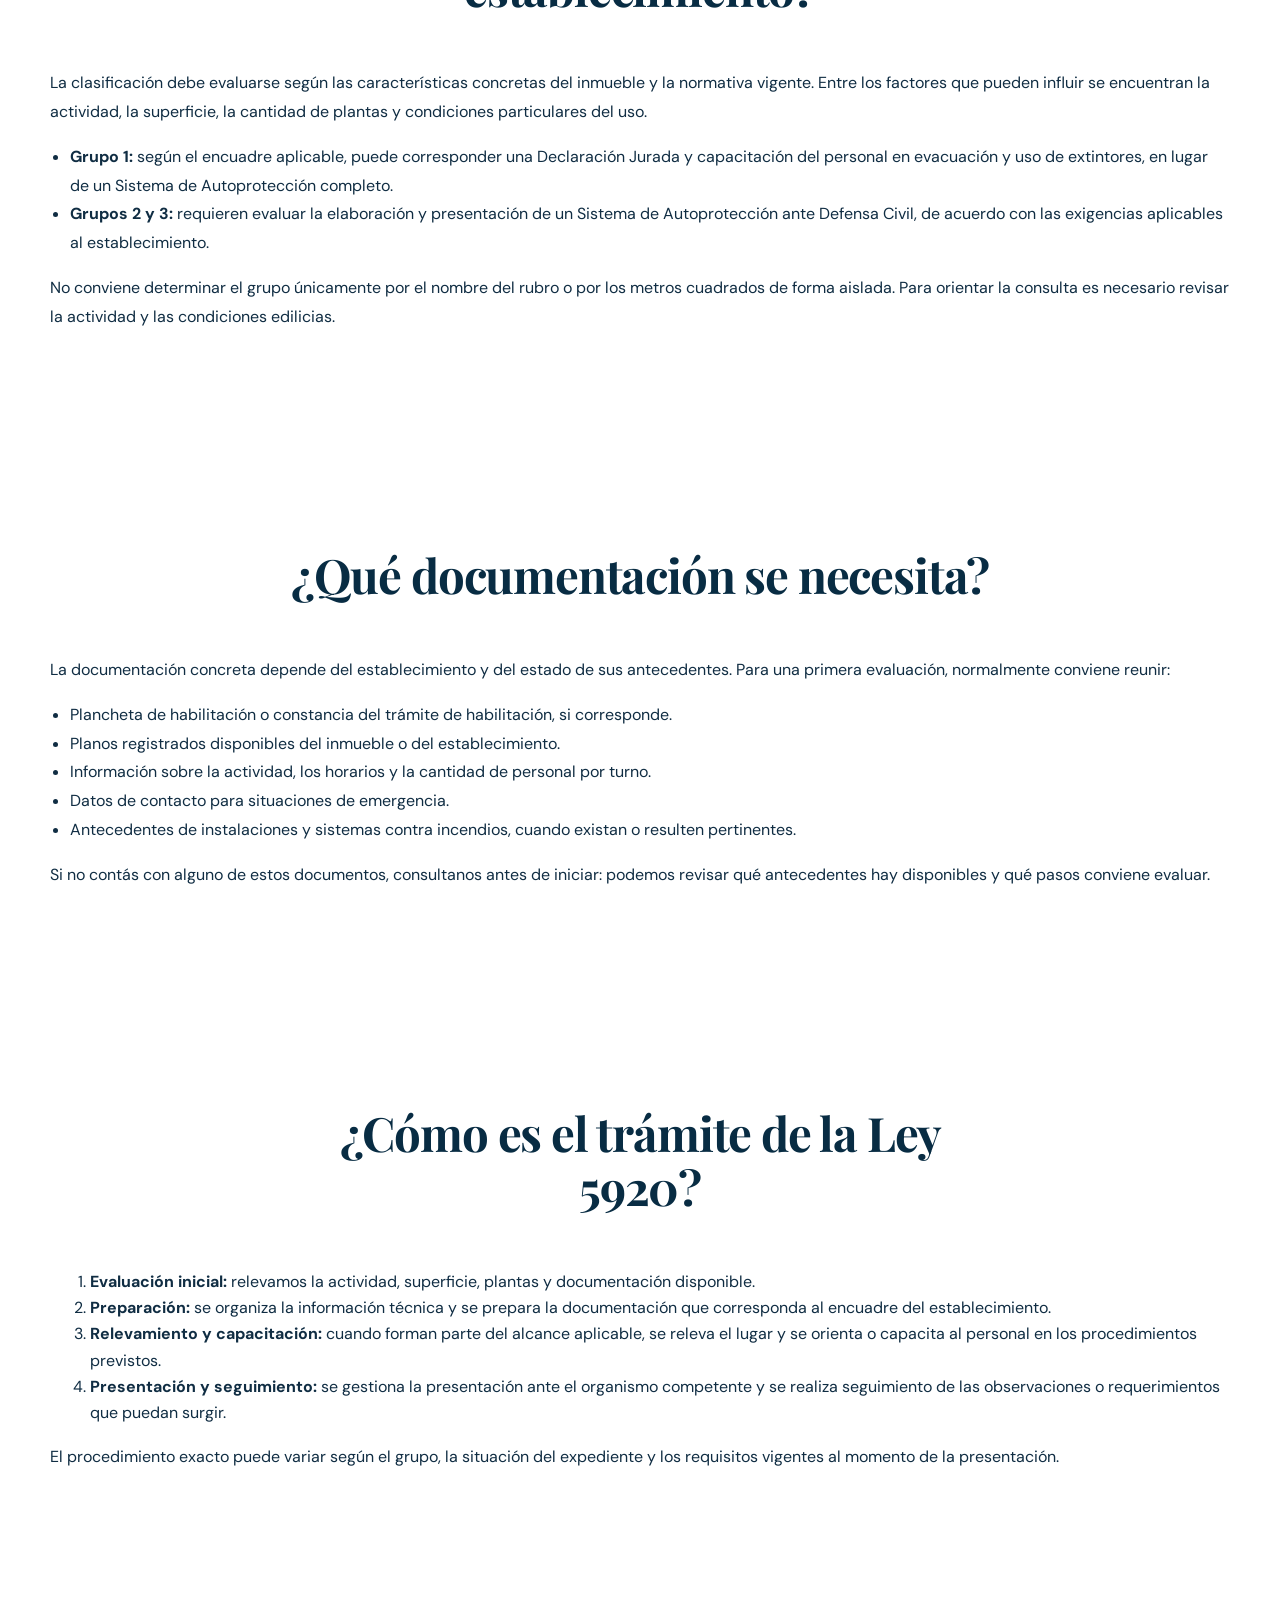
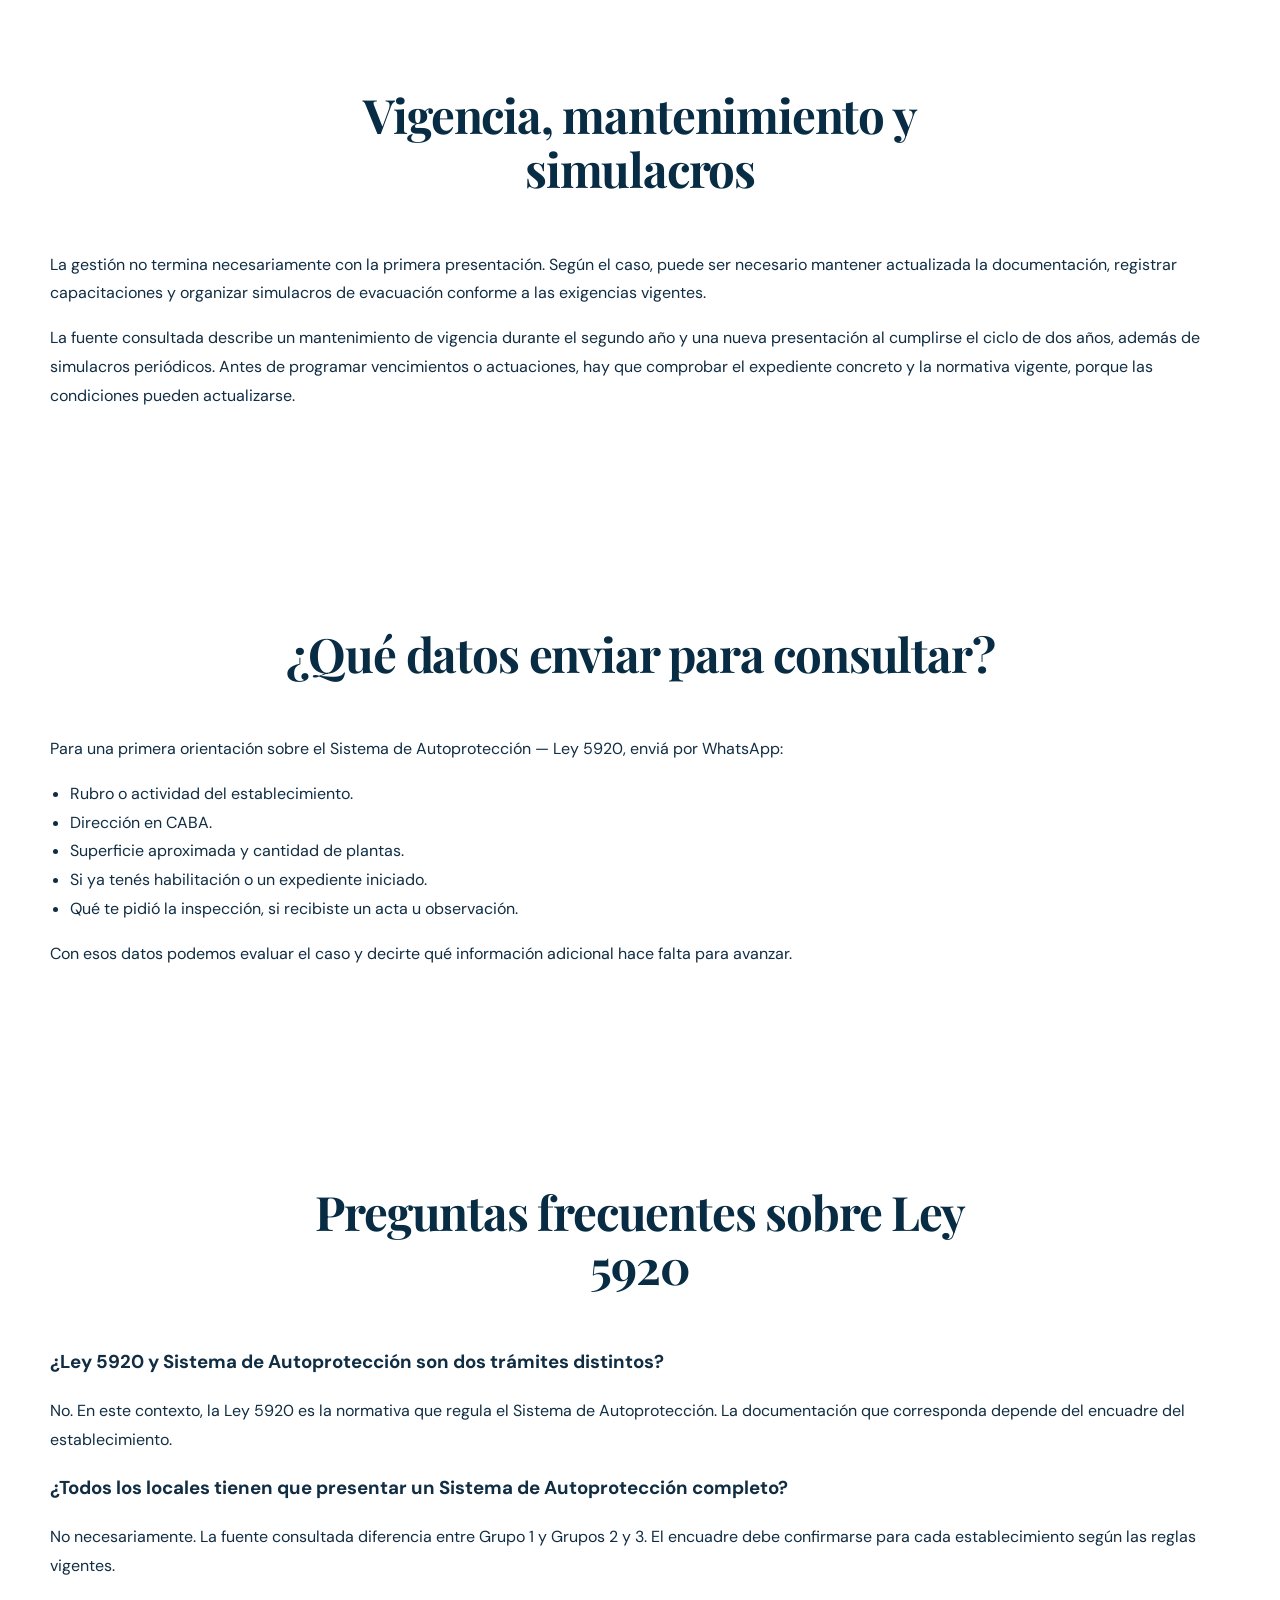
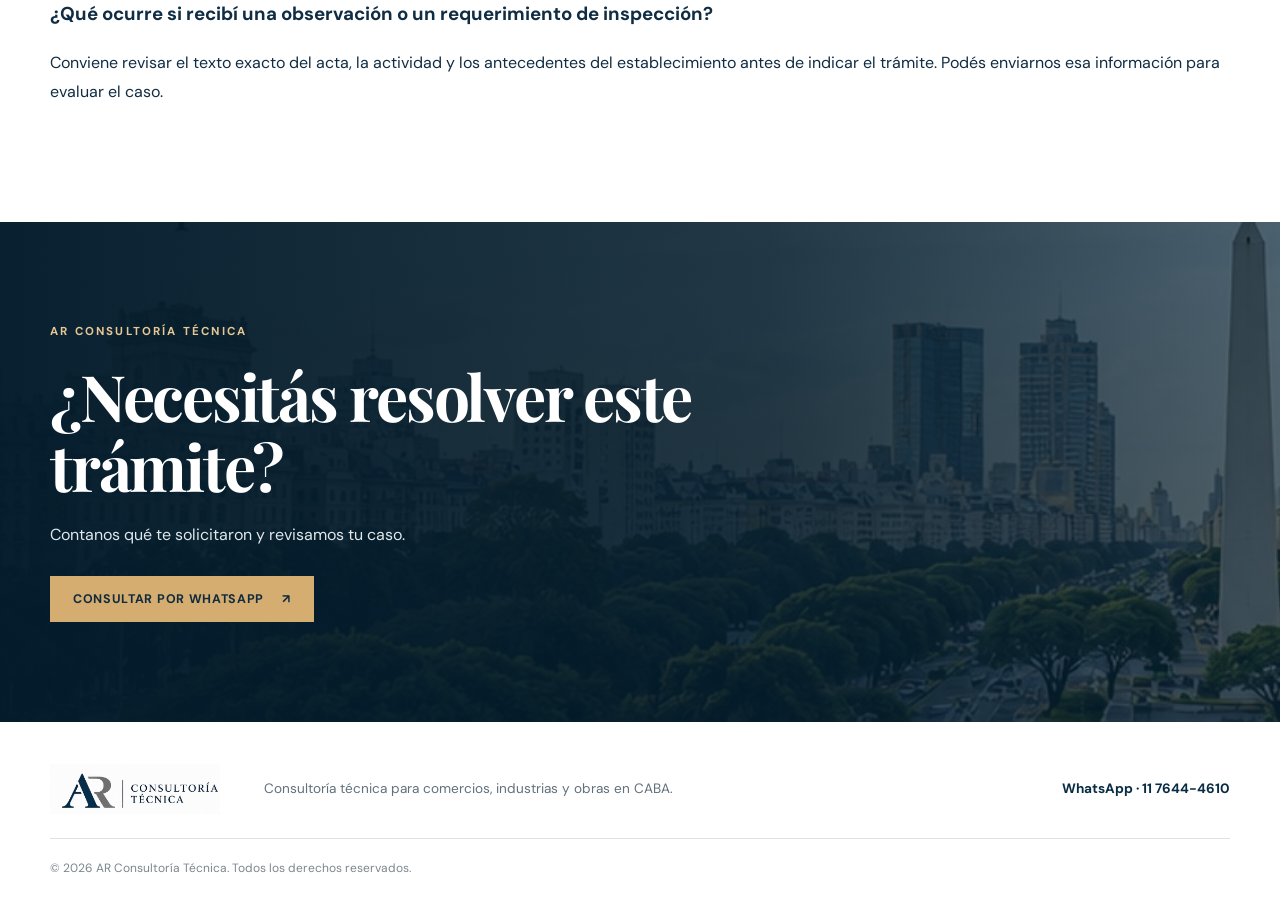
<file: sistema-autoproteccion-ley-5920.html>
<!DOCTYPE html>
<html lang="es-AR">
<head>
  <meta charset="UTF-8">
  <meta name="viewport" content="width=device-width, initial-scale=1">
  <title>Sistema de Autoprotección — Ley 5920 en CABA | AR Consultoría Técnica</title>
  <meta name="description" content="Asesoramiento y gestión del Sistema de Autoprotección establecido por la Ley 5920 en CABA. Consulta por confección, presentación, seguimiento, simulacros y vigencia.">
  <meta name="robots" content="index,follow">
  <link rel="canonical" href="https://www.arconsultoria5920.com/sistema-autoproteccion-ley-5920.html">
  <meta name="theme-color" content="#082c43">
  <meta property="og:title" content="Sistema de Autoprotección — Ley 5920 en CABA | AR Consultoría Técnica">
  <meta property="og:description" content="Asesoramiento y gestión del Sistema de Autoprotección establecido por la Ley 5920 en CABA. Consulta por confección, presentación, seguimiento, simulacros y vigencia.">
  <meta property="og:type" content="website">
  <meta property="og:url" content="https://www.arconsultoria5920.com/sistema-autoproteccion-ley-5920.html">
  <meta property="og:image" content="https://www.arconsultoria5920.com/imágenes/imagen12.jpg">
  <link rel="icon" href="recursos/favicon.png" type="image/png">
  <link rel="preconnect" href="https://fonts.googleapis.com">
  <link rel="preconnect" href="https://fonts.gstatic.com" crossorigin>
  <link href="https://fonts.googleapis.com/css2?family=DM+Sans:wght@400;500;600;700&family=Playfair+Display:wght@500;600;700;800&display=swap" rel="stylesheet">
  <link rel="stylesheet" href="styles.css">
  <style>
    .nav-more { position: relative; display: inline-block; }
    .nav-more summary { cursor: pointer; list-style: none; }
    .nav-more summary::-webkit-details-marker { display:none; }
    .nav-more-menu { position:absolute; top:100%; left:0; z-index:1000; min-width:230px; padding:10px; background:#fff; box-shadow:0 8px 24px rgba(0,0,0,.16); border-radius:8px; }
    .nav-more-menu a { display:block; padding:9px 10px; white-space:nowrap; }
    .service-detail ul { padding-left: 1.25rem; line-height:1.8; }
    .service-detail p { line-height:1.8; }
    @media(max-width:760px) { .main-nav {flex-wrap:wrap;} .nav-more-menu {position:static;box-shadow:none;min-width:0;} .nav-more-menu a {white-space:normal;} }
  </style>
  <script async src="https://www.googletagmanager.com/gtag/js?id=G-0QQVSJBLNQ"></script>
  <script>window.dataLayer=window.dataLayer||[];function gtag(){dataLayer.push(arguments);}gtag('js',new Date());gtag('config','G-0QQVSJBLNQ');</script>
</head>
<body>
  <a class="skip-link" href="#contenido">Saltar al contenido</a>
  <header class="site-header">
    <div class="container header-inner">
      <a class="brand" href="index.html" aria-label="AR Consultoría Técnica, inicio"><img src="recursos/nuevologo.png" alt="AR Consultoría Técnica" class="brand-logo"></a>
      <nav class="main-nav" aria-label="Navegación principal">
        <a href="habilitaciones-caba.html">Habilitaciones</a>
        <a href="sistema-autoproteccion-ley-5920.html">Ley 5920</a>
        <a href="limpieza-campanas-conductos.html">Limpieza de campanas</a>
        <a href="certificado-fumigacion.html">Fumigación</a>
        <details class="nav-more"><summary>Más servicios</summary><div class="nav-more-menu">
          <a href="limpieza-tanques-agua.html">Limpieza de tanques</a>
          <a href="registros-ambientales-apra.html">Trámites ambientales APRA</a>
          <a href="seguridad-higiene.html">Seguridad e Higiene</a>
          <a href="registros-planos.html">Registro de planos</a>
          <a href="puesta-a-tierra.html">Puesta a tierra</a>
        </div></details>
        <a href="index.html#nosotros">La consultora</a>
      </nav>
      <a class="button button-small" href="https://wa.me/5491176444610" target="_blank" rel="noopener noreferrer">Contactar <span aria-hidden="true">↗</span></a>
    </div>
  </header>
  <main id="contenido">
    <section class="hero">
      <div class="hero-photo image-autoproteccion" role="img" aria-label="Sistema de Autoprotección — Ley 5920"></div>
      <div class="hero-shade"></div>
      <div class="container hero-content">
        <p class="eyebrow">AR CONSULTORÍA TÉCNICA · CABA</p>
        <h1>Sistema de Autoprotección — Ley 5920</h1>
        <p class="hero-lead">SISTEMA DE AUTOPROTECCIÓN · CABA</p>
        <p class="hero-copy">Si te solicitaron la Ley 5920, un Sistema de Autoprotección o documentación vinculada a emergencias, podemos evaluar tu establecimiento y orientarte sobre la gestión que corresponde ante los organismos de la Ciudad de Buenos Aires.</p>
        <a class="button button-gold" href="https://wa.me/5491176444610?text=Hola%2C%20quiero%20consultar%20por%20Sistema%20de%20Autoprotecci%C3%B3n%20%E2%80%94%20Ley%205920." target="_blank" rel="noopener noreferrer">Consultar por WhatsApp <span aria-hidden="true">→</span></a>
        <div class="hero-proof"><span class="proof-line"></span><span>Asesoramiento para comercios, industrias y establecimientos en CABA</span></div>
      </div>
      <div class="hero-bottom"><span>AR Consultoría Técnica</span><span class="hero-bottom-line"></span><span>Gestión técnica y normativa</span></div>
    </section>
      <section class="section-pad service-detail">
      <div class="container">
        <div class="section-heading"><h2>¿Qué es el Sistema de Autoprotección de la Ley 5920?</h2></div>
        <p>La Ley 5920 regula el Sistema de Autoprotección en la Ciudad Autónoma de Buenos Aires. Su finalidad es organizar medidas para prevenir y responder ante emergencias, proteger a las personas y reducir daños materiales mientras llegan los servicios especializados, como Bomberos.</p>
        <p>El Sistema de Autoprotección establece una organización para actuar ante situaciones de emergencia: procedimientos, roles, pautas de evacuación y medidas de prevención adaptadas a las características del establecimiento.</p>
      </div>
    </section>
    <section class="section-pad service-detail">
      <div class="container">
        <div class="section-heading"><h2>¿Qué Grupo de Ley 5920 corresponde a mi establecimiento?</h2></div>
        <p>La clasificación debe evaluarse según las características concretas del inmueble y la normativa vigente. Entre los factores que pueden influir se encuentran la actividad, la superficie, la cantidad de plantas y condiciones particulares del uso.</p>
        <ul>
          <li><strong>Grupo 1:</strong> según el encuadre aplicable, puede corresponder una Declaración Jurada y capacitación del personal en evacuación y uso de extintores, en lugar de un Sistema de Autoprotección completo.</li>
          <li><strong>Grupos 2 y 3:</strong> requieren evaluar la elaboración y presentación de un Sistema de Autoprotección ante Defensa Civil, de acuerdo con las exigencias aplicables al establecimiento.</li>
        </ul>
        <p>No conviene determinar el grupo únicamente por el nombre del rubro o por los metros cuadrados de forma aislada. Para orientar la consulta es necesario revisar la actividad y las condiciones edilicias.</p>
      </div>
    </section>
    <section class="section-pad service-detail">
      <div class="container">
        <div class="section-heading"><h2>¿Qué documentación se necesita?</h2></div>
        <p>La documentación concreta depende del establecimiento y del estado de sus antecedentes. Para una primera evaluación, normalmente conviene reunir:</p>
        <ul>
          <li>Plancheta de habilitación o constancia del trámite de habilitación, si corresponde.</li>
          <li>Planos registrados disponibles del inmueble o del establecimiento.</li>
          <li>Información sobre la actividad, los horarios y la cantidad de personal por turno.</li>
          <li>Datos de contacto para situaciones de emergencia.</li>
          <li>Antecedentes de instalaciones y sistemas contra incendios, cuando existan o resulten pertinentes.</li>
        </ul>
        <p>Si no contás con alguno de estos documentos, consultanos antes de iniciar: podemos revisar qué antecedentes hay disponibles y qué pasos conviene evaluar.</p>
      </div>
    </section>
    <section class="section-pad service-detail">
      <div class="container">
        <div class="section-heading"><h2>¿Cómo es el trámite de la Ley 5920?</h2></div>
        <ol>
          <li><strong>Evaluación inicial:</strong> relevamos la actividad, superficie, plantas y documentación disponible.</li>
          <li><strong>Preparación:</strong> se organiza la información técnica y se prepara la documentación que corresponda al encuadre del establecimiento.</li>
          <li><strong>Relevamiento y capacitación:</strong> cuando forman parte del alcance aplicable, se releva el lugar y se orienta o capacita al personal en los procedimientos previstos.</li>
          <li><strong>Presentación y seguimiento:</strong> se gestiona la presentación ante el organismo competente y se realiza seguimiento de las observaciones o requerimientos que puedan surgir.</li>
        </ol>
        <p>El procedimiento exacto puede variar según el grupo, la situación del expediente y los requisitos vigentes al momento de la presentación.</p>
      </div>
    </section>
    <section class="section-pad service-detail">
      <div class="container">
        <div class="section-heading"><h2>Vigencia, mantenimiento y simulacros</h2></div>
        <p>La gestión no termina necesariamente con la primera presentación. Según el caso, puede ser necesario mantener actualizada la documentación, registrar capacitaciones y organizar simulacros de evacuación conforme a las exigencias vigentes.</p>
        <p>La fuente consultada describe un mantenimiento de vigencia durante el segundo año y una nueva presentación al cumplirse el ciclo de dos años, además de simulacros periódicos. Antes de programar vencimientos o actuaciones, hay que comprobar el expediente concreto y la normativa vigente, porque las condiciones pueden actualizarse.</p>
      </div>
    </section>
    <section class="section-pad service-detail">
      <div class="container">
        <div class="section-heading"><h2>¿Qué datos enviar para consultar?</h2></div>
        <p>Para una primera orientación sobre el Sistema de Autoprotección — Ley 5920, enviá por WhatsApp:</p>
        <ul>
          <li>Rubro o actividad del establecimiento.</li>
          <li>Dirección en CABA.</li>
          <li>Superficie aproximada y cantidad de plantas.</li>
          <li>Si ya tenés habilitación o un expediente iniciado.</li>
          <li>Qué te pidió la inspección, si recibiste un acta u observación.</li>
        </ul>
        <p>Con esos datos podemos evaluar el caso y decirte qué información adicional hace falta para avanzar.</p>
      </div>
    </section>
    <section class="section-pad service-detail">
      <div class="container">
        <div class="section-heading"><h2>Preguntas frecuentes sobre Ley 5920</h2></div>
        <h3>¿Ley 5920 y Sistema de Autoprotección son dos trámites distintos?</h3>
        <p>No. En este contexto, la Ley 5920 es la normativa que regula el Sistema de Autoprotección. La documentación que corresponda depende del encuadre del establecimiento.</p>
        <h3>¿Todos los locales tienen que presentar un Sistema de Autoprotección completo?</h3>
        <p>No necesariamente. La fuente consultada diferencia entre Grupo 1 y Grupos 2 y 3. El encuadre debe confirmarse para cada establecimiento según las reglas vigentes.</p>
        <h3>¿Qué ocurre si recibí una observación o un requerimiento de inspección?</h3>
        <p>Conviene revisar el texto exacto del acta, la actividad y los antecedentes del establecimiento antes de indicar el trámite. Podés enviarnos esa información para evaluar el caso.</p>
      </div>
    </section>
    <section class="closing-cta">
      <div class="closing-image" role="img" aria-label="Ciudad de Buenos Aires"></div><div class="closing-overlay"></div>
      <div class="container closing-content">
        <p class="eyebrow">AR CONSULTORÍA TÉCNICA</p>
        <h2>¿Necesitás resolver este trámite?</h2>
        <p>Contanos qué te solicitaron y revisamos tu caso.</p>
        <a class="button button-gold" href="https://wa.me/5491176444610?text=Hola%2C%20quiero%20consultar%20por%20Sistema%20de%20Autoprotecci%C3%B3n%20%E2%80%94%20Ley%205920." target="_blank" rel="noopener noreferrer">Consultar por WhatsApp <span aria-hidden="true">↗</span></a>
      </div>
    </section>
  </main>
  <footer class="site-footer"><div class="container footer-inner">
    <a href="index.html" aria-label="Volver al inicio"><img src="recursos/nuevologo.png" alt="AR Consultoría Técnica" class="footer-logo"></a>
    <p>Consultoría técnica para comercios, industrias y obras en CABA.</p>
    <a class="footer-contact" href="https://wa.me/5491176444610" target="_blank" rel="noopener noreferrer">WhatsApp · 11 7644-4610</a>
    <small>© 2026 AR Consultoría Técnica. Todos los derechos reservados.</small>
  </div></footer>
</body>
</html>
</file>
<file: styles.css>
:root{--navy:#082c43;--navy-2:#0d3b55;--gold:#d5ad70;--gold-light:#e7c894;--ink:#102d43;--muted:#536372;--paper:#fff;--soft:#f1f3f4;--line:#dce2e5;--serif:'Playfair Display',Georgia,serif;--sans:'DM Sans',Arial,sans-serif;--container:1180px}
*{box-sizing:border-box}html{scroll-behavior:smooth;scroll-padding-top:90px}body{margin:0;background:#fff;color:var(--ink);font-family:var(--sans);font-size:16px;line-height:1.65;-webkit-font-smoothing:antialiased}img{max-width:100%;display:block}a{color:inherit}.container{width:min(var(--container),calc(100% - 48px));margin-inline:auto}.skip-link{position:absolute;left:-9999px;top:0}.skip-link:focus{left:12px;top:12px;z-index:2000;background:#fff;padding:12px}.site-header{position:sticky;top:0;z-index:1000;background:rgba(255,255,255,.97);border-bottom:1px solid rgba(8,44,67,.12);backdrop-filter:blur(12px)}.header-inner{min-height:94px;display:flex;align-items:center;justify-content:space-between;gap:28px}.brand{display:flex;align-items:center;flex-shrink:0}.brand-logo{width:285px;max-height:70px;object-fit:contain;object-position:left center}.main-nav{display:flex;align-items:center;gap:clamp(16px,2.5vw,34px);margin-left:auto}.main-nav a{text-decoration:none;font-size:.88rem;font-weight:700;color:#243d4e;transition:color .2s}.main-nav a:hover,.text-link:hover,.tile-body>a:hover{color:#a47738}.button{display:inline-flex;align-items:center;justify-content:center;gap:18px;padding:14px 22px;text-decoration:none;text-transform:uppercase;letter-spacing:.055em;font-size:.78rem;font-weight:700;line-height:1.3;border:1px solid transparent;transition:transform .2s,background .2s}.button:hover{transform:translateY(-2px)}.button-small{padding:12px 17px;background:var(--navy);color:white;white-space:nowrap}.button-gold{background:var(--gold);color:#112c3e}.button-gold:hover{background:var(--gold-light)}.hero{position:relative;isolation:isolate;min-height:660px;display:flex;align-items:center;background:var(--navy);color:white;overflow:hidden}.hero-photo,.hero-shade{position:absolute;inset:0;z-index:-1}.hero-photo{background-image:url('recursos/imagen1.jpg');background-size:cover;background-position:center 55%;opacity:.76}.hero-shade{background:linear-gradient(90deg,rgba(4,29,45,.97) 0%,rgba(5,34,52,.9) 39%,rgba(5,34,52,.5) 67%,rgba(5,34,52,.1) 100%)}.hero-content{padding-top:90px;padding-bottom:120px;max-width:var(--container)}.eyebrow{margin:0 0 20px;font-size:.72rem;font-weight:700;letter-spacing:.19em;text-transform:uppercase;color:var(--gold-light)}.eyebrow-dark{color:#9a713b}.hero h1,.closing-content h2{max-width:760px;margin:0;font-family:var(--serif);font-weight:700;font-size:clamp(2.6rem,5.4vw,4.65rem);line-height:1.08;letter-spacing:-.035em}.hero-lead{font-family:var(--serif);font-size:clamp(1.25rem,2vw,1.6rem);font-weight:600;max-width:680px;line-height:1.4;margin:24px 0 10px}.hero-copy{max-width:600px;color:#e0e8ec;margin:0 0 28px}.hero-proof{display:flex;align-items:center;gap:14px;margin-top:30px;font-size:.78rem;letter-spacing:.035em;color:#e0e8ec}.proof-line{width:45px;height:2px;background:var(--gold)}.hero-bottom{position:absolute;bottom:0;left:0;right:0;min-height:68px;padding:16px max(24px,calc((100vw - var(--container))/2));display:flex;align-items:center;gap:20px;background:rgba(4,32,49,.82);font-family:var(--serif);font-size:1rem;letter-spacing:.04em}.hero-bottom-line{height:30px;width:1px;background:var(--gold)}.section-pad{padding:100px 0}.intro{background:#f3f4f3}.intro-grid{display:grid;grid-template-columns:1fr 1fr;gap:clamp(40px,8vw,110px);align-items:start}.intro h2,.section-heading h2,.works-content h2{font-family:var(--serif);font-size:clamp(2.1rem,4vw,3.35rem);line-height:1.15;letter-spacing:-.025em;margin:0;color:var(--navy)}.intro h2 em,.closing-content h2 em{color:#b88645;font-style:normal}.intro-text{padding-top:14px;color:#435665}.intro-text p{margin:0 0 18px}.text-link{display:inline-flex;align-items:center;gap:16px;margin-top:12px;text-decoration:none;color:var(--navy);font-weight:700;border-bottom:1px solid var(--gold);padding-bottom:7px}.services-section{background:#fff}.section-heading{max-width:720px;margin:0 auto 54px;text-align:center}.section-heading .eyebrow{margin-bottom:15px}.section-heading h2{font-size:clamp(2rem,3.7vw,3rem)}.section-heading>p:last-child{color:var(--muted);margin:16px 0 0}.feature-card{display:grid;grid-template-columns:1fr 1fr;min-height:450px;background:#f3f4f3;margin:0 0 28px;overflow:hidden}.feature-image{min-height:400px;background-size:cover;background-position:center}.image-store{background-image:url('recursos/imagen1.jpg')}.image-autoproteccion{background-image:url('recursos/imagen2.jpg')}.feature-content{padding:clamp(30px,5vw,64px);align-self:center}.number-tag{display:block;color:#9a713b;font-size:.69rem;letter-spacing:.14em;font-weight:700;margin-bottom:16px}.feature-content h3{font-family:var(--serif);font-size:clamp(1.8rem,3vw,2.6rem);line-height:1.15;margin:0 0 18px;color:var(--navy)}.feature-content p{color:#4d5e69;margin:0 0 20px}.check-list{list-style:none;padding:0;margin:0 0 20px}.check-list li{position:relative;padding:7px 0 7px 25px;border-bottom:1px solid #dfe4e5;font-size:.92rem}.check-list li:before{content:'✓';position:absolute;left:0;color:#a47738;font-weight:700}.feature-reverse .feature-image{order:2}.feature-reverse .feature-content{order:1}.compact-heading{margin-top:100px;margin-bottom:40px}.service-grid{display:grid;grid-template-columns:repeat(3,1fr);gap:20px}.service-tile{background:#f2f3f2;min-width:0;display:flex;flex-direction:column;transition:transform .2s,box-shadow .2s}.service-tile:hover{transform:translateY(-4px);box-shadow:0 15px 30px rgba(8,44,67,.1)}.tile-image{height:205px;background-size:cover;background-position:center}.image-higiene{background-image:url('recursos/imagen3.jpg')}.image-residuos{background-image:url('recursos/imagen4.jpg')}.image-apra{background-image:url('recursos/imagen5.jpg')}.image-fumigacion{background-image:url('recursos/imagen6.jpg')}.image-campana{background-image:url('recursos/imagen7.jpg')}.image-tanques{background-image:url('recursos/imagen8.jpg')}.tile-body{padding:25px 26px 28px;display:flex;flex-direction:column;align-items:flex-start;flex:1}.tile-index{font-size:.72rem;letter-spacing:.12em;color:#9a713b;font-weight:700}.tile-body h3{font-family:var(--serif);font-size:1.4rem;line-height:1.2;margin:10px 0;color:var(--navy)}.tile-body p{font-size:.91rem;color:#586975;margin:0 0 20px}.tile-body>a{margin-top:auto;padding-top:8px;text-decoration:none;font-size:.85rem;font-weight:700;color:var(--navy)}.works-section{background:var(--navy);color:white}.works-grid{display:grid;grid-template-columns:.9fr 1.1fr;gap:clamp(38px,7vw,95px);align-items:center}.works-photo{min-height:680px;background:url('recursos/imagen9.jpg') center/cover no-repeat;position:relative}.works-photo:after{content:'';position:absolute;inset:0;border:1px solid rgba(231,200,148,.5);transform:translate(14px,14px);pointer-events:none}.works-content .eyebrow{color:var(--gold-light)}.works-content h2{color:white;font-size:clamp(2.1rem,3.8vw,3.2rem)}.works-content>p:not(.eyebrow){color:#d9e2e7;margin:22px 0 28px}.works-list{margin:0 0 30px}.works-list>div{display:flex;gap:17px;align-items:flex-start;border-top:1px solid rgba(255,255,255,.18);padding:12px 0}.works-list span{color:var(--gold-light);font-size:.75rem;font-weight:700;padding-top:2px}.works-list p{margin:0;color:#f3f5f6}.process-section{background:#f5f5f3}.process-grid{display:grid;grid-template-columns:repeat(4,1fr);gap:20px}.process-grid article{padding:28px 24px;background:#fff;border-top:3px solid var(--gold)}.process-grid article>span{font-family:var(--serif);font-size:2rem;color:#c5a06b}.process-grid h3{font-family:var(--serif);font-size:1.35rem;margin:12px 0 8px;color:var(--navy)}.process-grid p{font-size:.9rem;color:#586975;margin:0}.closing-cta{position:relative;isolation:isolate;overflow:hidden;background:var(--navy);color:white;padding:100px 0}.closing-image,.closing-overlay{position:absolute;inset:0;z-index:-1}.closing-image{background:url('recursos/imagen12.jpg') center 55%/cover no-repeat;opacity:.52}.closing-overlay{background:linear-gradient(90deg,rgba(3,27,43,.96),rgba(3,27,43,.76) 60%,rgba(3,27,43,.4))}.closing-content h2{font-size:clamp(2.5rem,5vw,4.3rem)}.closing-content>p:not(.eyebrow){max-width:570px;color:#e0e8ec;margin:22px 0 28px}.site-footer{padding:42px 0;background:#fff}.footer-inner{display:grid;grid-template-columns:190px 1fr auto;align-items:center;gap:24px}.footer-logo{width:170px;max-height:60px;object-fit:contain;object-position:left center}.footer-inner p{font-size:.85rem;color:#61717c;margin:0}.footer-contact{font-size:.85rem;text-decoration:none;font-weight:700;color:var(--navy)}.footer-inner small{grid-column:1/-1;border-top:1px solid var(--line);padding-top:20px;color:#7a878e;font-size:.75rem}.whatsapp-float{position:fixed;z-index:900;right:22px;bottom:22px;width:58px;height:58px;border-radius:50%;display:grid;place-items:center;background:#0d7659;color:white;text-decoration:none;font-size:.83rem;font-weight:700;box-shadow:0 7px 24px rgba(0,0,0,.22);border:3px solid white}.whatsapp-float:hover{transform:translateY(-3px)}
@media(max-width:900px){.header-inner{min-height:82px;gap:16px}.brand-logo{width:220px}.main-nav{gap:14px}.main-nav a{font-size:.78rem}.header-inner>.button{padding:11px 12px;font-size:.7rem}.hero{min-height:620px}.hero-shade{background:linear-gradient(90deg,rgba(4,29,45,.96),rgba(5,34,52,.78) 65%,rgba(5,34,52,.4))}.service-grid{grid-template-columns:repeat(2,1fr)}.works-photo{min-height:600px}.footer-inner{grid-template-columns:150px 1fr}.footer-contact{grid-column:2}.process-grid{grid-template-columns:repeat(2,1fr)}}
@media(max-width:640px){html{scroll-padding-top:76px}.container{width:min(100% - 36px,var(--container))}.header-inner{min-height:74px;flex-wrap:wrap;gap:8px;padding-top:8px;padding-bottom:8px}.brand-logo{width:170px;max-height:48px}.main-nav{order:3;width:100%;justify-content:space-between;padding:5px 0 2px;border-top:1px solid #edf0f1}.main-nav a{font-size:.73rem}.header-inner>.button{margin-left:auto;padding:9px 11px;font-size:.65rem}.hero{min-height:690px;align-items:flex-start}.hero-photo{background-position:58% center}.hero-shade{background:linear-gradient(90deg,rgba(4,29,45,.96),rgba(5,34,52,.8)),linear-gradient(0deg,rgba(5,34,52,.5),transparent)}.hero-content{padding-top:66px;padding-bottom:135px}.eyebrow{font-size:.64rem;letter-spacing:.15em}.hero h1{font-size:clamp(2.35rem,10.4vw,3.5rem)}.hero-lead{font-size:1.25rem}.hero-copy{font-size:.95rem}.hero-bottom{padding:13px 18px;gap:12px;font-size:.79rem;line-height:1.3}.hero-bottom-line{height:36px;flex-shrink:0}.section-pad{padding:68px 0}.intro-grid,.works-grid{grid-template-columns:1fr;gap:24px}.intro h2,.section-heading h2{font-size:2.2rem}.intro-text{padding-top:0}.section-heading{margin-bottom:34px;text-align:left}.feature-card{grid-template-columns:1fr;margin-bottom:22px}.feature-image{min-height:245px;order:0!important}.feature-content{padding:27px 23px 32px;order:1!important}.feature-content h3{font-size:1.9rem}.compact-heading{margin-top:68px;margin-bottom:28px}.service-grid{grid-template-columns:1fr;gap:16px}.tile-image{height:220px}.tile-body{padding:22px}.works-grid{gap:36px}.works-photo{min-height:330px;margin-right:10px}.works-photo:after{transform:translate(8px,8px)}.works-content h2{font-size:2.3rem}.process-grid{grid-template-columns:1fr 1fr;gap:12px}.process-grid article{padding:21px 17px}.process-grid h3{font-size:1.15rem}.process-grid p{font-size:.84rem}.closing-cta{padding:72px 0}.closing-content h2{font-size:2.65rem}.footer-inner{grid-template-columns:1fr;gap:14px}.footer-logo{width:165px}.footer-contact{grid-column:auto}.footer-inner small{grid-column:auto;margin-top:8px}.whatsapp-float{right:15px;bottom:15px;width:53px;height:53px}}
@media(max-width:380px){.brand-logo{width:145px}.header-inner>.button{font-size:.6rem;gap:7px}.main-nav a{font-size:.68rem}.hero h1{font-size:2.2rem}.process-grid{grid-template-columns:1fr}.hero-bottom{font-size:.72rem}}
@media(prefers-reduced-motion:reduce){html{scroll-behavior:auto}*,*::before,*::after{transition:none!important}}

/* Bloque destacado para servicios de certificación y registro APRA */
.certifications-block{margin-top:76px;padding:42px clamp(18px,3vw,42px) 44px;background:linear-gradient(135deg,#f3f5f5 0%,#fff 72%);border-top:4px solid var(--gold);border-bottom:1px solid #e1e6e7}
.certifications-block .compact-heading{margin-top:0;margin-bottom:34px}
.certifications-block .section-heading{max-width:800px}
.certifications-block .section-heading h2{max-width:760px;margin-inline:auto}
.certification-grid{gap:18px}
@media(max-width:640px){.certifications-block{margin-top:54px;padding:30px 14px 24px}.certifications-block .compact-heading{margin-top:0;margin-bottom:25px}.certifications-block .section-heading h2{text-align:left}}
/* Logo de WhatsApp en el botón flotante */
.whatsapp-float img {
    width: 32px;
    height: 32px;
    object-fit: contain;
    display: block;
}
</file>
